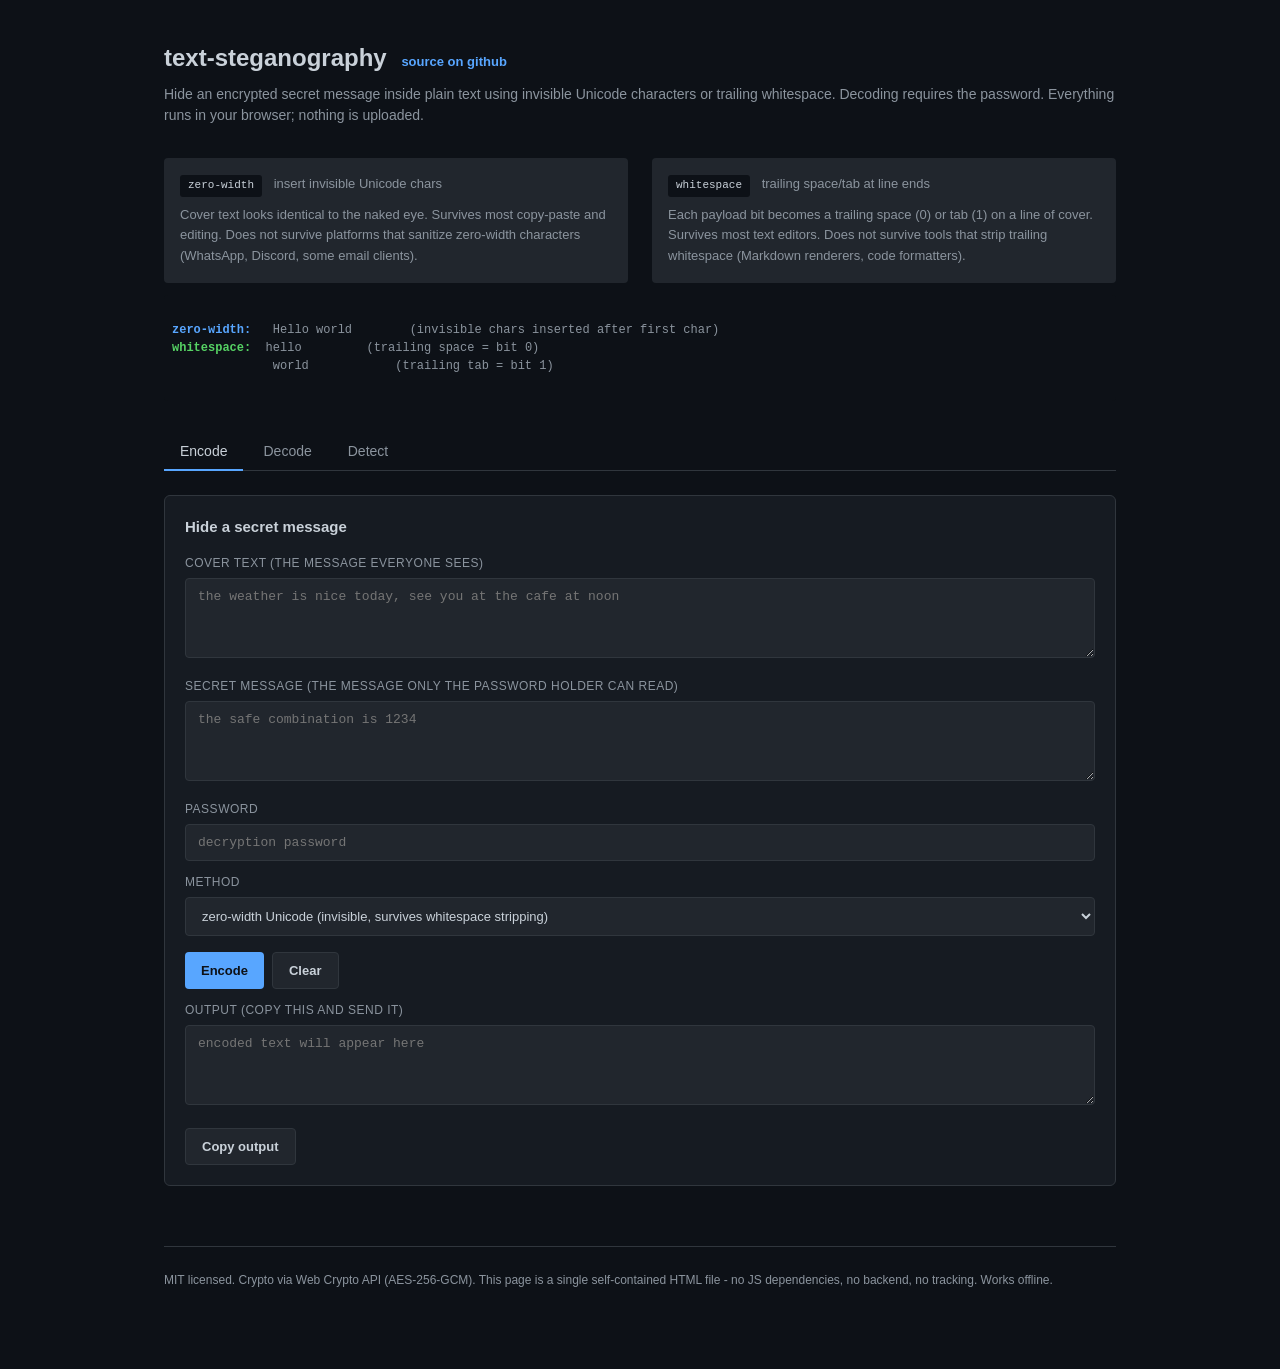
<file: demo/index.html>
<!DOCTYPE html>
<html lang="en">
<head>
<meta charset="utf-8" />
<meta name="viewport" content="width=device-width, initial-scale=1" />
<title>text-steganography demo</title>
<style>
  :root {
    --bg: #0d1117;
    --panel: #161b22;
    --panel-2: #21262d;
    --border: #30363d;
    --text: #c9d1d9;
    --text-dim: #8b949e;
    --accent: #58a6ff;
    --accent-hover: #79b8ff;
    --danger: #f85149;
    --success: #56d364;
    --mono: ui-monospace, SFMono-Regular, "SF Mono", Menlo, Consolas, "Liberation Mono", monospace;
  }
  * { box-sizing: border-box; }
  body {
    margin: 0;
    background: var(--bg);
    color: var(--text);
    font-family: -apple-system, BlinkMacSystemFont, "Segoe UI", Helvetica, Arial, sans-serif;
    line-height: 1.5;
  }
  main {
    max-width: 1000px;
    margin: 40px auto 80px;
    padding: 0 24px;
  }
  header { margin-bottom: 32px; }
  h1 {
    font-size: 24px;
    font-weight: 600;
    margin: 0 0 8px 0;
  }
  .subtitle {
    color: var(--text-dim);
    font-size: 14px;
  }
  .source-link {
    color: var(--accent);
    text-decoration: none;
    font-size: 13px;
    margin-left: 8px;
  }
  .source-link:hover { color: var(--accent-hover); }

  .tabs {
    display: flex;
    gap: 4px;
    margin-bottom: 24px;
    border-bottom: 1px solid var(--border);
  }
  .tab {
    padding: 10px 16px;
    background: transparent;
    color: var(--text-dim);
    border: none;
    cursor: pointer;
    font-size: 14px;
    border-bottom: 2px solid transparent;
    margin-bottom: -1px;
  }
  .tab.active {
    color: var(--text);
    border-bottom-color: var(--accent);
  }
  .tab:hover:not(.active) { color: var(--text); }

  .panel {
    background: var(--panel);
    border: 1px solid var(--border);
    border-radius: 6px;
    padding: 20px;
    margin-bottom: 16px;
  }
  .panel h2 {
    margin: 0 0 16px 0;
    font-size: 15px;
    font-weight: 600;
    color: var(--text);
  }
  label {
    display: block;
    font-size: 12px;
    color: var(--text-dim);
    margin-bottom: 6px;
    text-transform: uppercase;
    letter-spacing: 0.5px;
  }
  textarea, input[type="text"], input[type="password"] {
    width: 100%;
    padding: 10px 12px;
    background: var(--panel-2);
    color: var(--text);
    border: 1px solid var(--border);
    border-radius: 4px;
    font-family: var(--mono);
    font-size: 13px;
    margin-bottom: 12px;
    resize: vertical;
  }
  textarea { min-height: 80px; }
  input[type="text"]:focus, input[type="password"]:focus, textarea:focus {
    outline: none;
    border-color: var(--accent);
  }
  .row {
    display: flex;
    gap: 8px;
    align-items: center;
  }
  .row > * { flex: 1; margin-bottom: 0; }
  .btn {
    padding: 10px 16px;
    background: var(--accent);
    color: #0d1117;
    border: none;
    border-radius: 4px;
    cursor: pointer;
    font-size: 13px;
    font-weight: 600;
  }
  .btn:hover { background: var(--accent-hover); }
  .btn-secondary {
    background: var(--panel-2);
    color: var(--text);
    border: 1px solid var(--border);
  }
  .btn-secondary:hover {
    background: var(--border);
  }
  .btn:disabled {
    opacity: 0.5;
    cursor: not-allowed;
  }
  .actions {
    display: flex;
    gap: 8px;
    margin-top: 4px;
  }
  .status {
    margin-top: 12px;
    padding: 8px 12px;
    border-radius: 4px;
    font-family: var(--mono);
    font-size: 13px;
    display: none;
  }
  .status.show { display: block; }
  .status.error {
    background: rgba(248, 81, 73, 0.15);
    color: var(--danger);
    border: 1px solid rgba(248, 81, 73, 0.3);
  }
  .status.success {
    background: rgba(86, 211, 100, 0.15);
    color: var(--success);
    border: 1px solid rgba(86, 211, 100, 0.3);
  }
  .status.info {
    background: rgba(88, 166, 255, 0.1);
    color: var(--accent);
    border: 1px solid rgba(88, 166, 255, 0.3);
  }
  .info-grid {
    display: grid;
    grid-template-columns: 1fr 1fr;
    gap: 24px;
  }
  @media (max-width: 700px) {
    .info-grid { grid-template-columns: 1fr; }
  }
  .method-info {
    padding: 16px;
    background: var(--panel-2);
    border-radius: 4px;
    font-size: 13px;
    line-height: 1.6;
    color: var(--text-dim);
  }
  .method-info strong { color: var(--text); }
  .method-info .label {
    display: inline-block;
    padding: 2px 8px;
    background: var(--bg);
    border-radius: 3px;
    color: var(--text);
    font-family: var(--mono);
    font-size: 11px;
    margin-right: 8px;
  }
  .ascii-art {
    font-family: var(--mono);
    font-size: 12px;
    color: var(--text-dim);
    white-space: pre;
    overflow-x: auto;
    margin-top: 12px;
    padding: 8px;
    background: var(--bg);
    border-radius: 4px;
  }
  .ascii-art .zw { color: var(--accent); font-weight: bold; }
  .ascii-art .ws { color: var(--success); font-weight: bold; }
  footer {
    margin-top: 60px;
    padding-top: 24px;
    border-top: 1px solid var(--border);
    color: var(--text-dim);
    font-size: 12px;
  }
  details {
    margin-top: 12px;
  }
  details summary {
    cursor: pointer;
    color: var(--text-dim);
    font-size: 13px;
    padding: 4px 0;
  }
  details[open] summary { margin-bottom: 8px; }
  * { scrollbar-width: thin; scrollbar-color: var(--border) transparent; }
  *::-webkit-scrollbar { width: 8px; height: 8px; }
  *::-webkit-scrollbar-thumb { background: var(--border); border-radius: 4px; }
</style>
</head>
<body>
<main>
  <header>
    <h1>text-steganography <a class="source-link" href="https://github.com/Saman-ghorayshi/text-steganography" target="_blank" rel="noopener">source on github</a></h1>
    <div class="subtitle">
      Hide an encrypted secret message inside plain text using invisible
      Unicode characters or trailing whitespace. Decoding requires the password.
      Everything runs in your browser; nothing is uploaded.
    </div>
  </header>

  <div class="info-grid">
    <div class="method-info">
      <div><span class="label">zero-width</span> insert invisible Unicode chars</div>
      <div style="margin-top: 8px">
        Cover text looks identical to the naked eye. Survives most copy-paste
        and editing. Does not survive platforms that sanitize zero-width
        characters (WhatsApp, Discord, some email clients).
      </div>
    </div>
    <div class="method-info">
      <div><span class="label">whitespace</span> trailing space/tab at line ends</div>
      <div style="margin-top: 8px">
        Each payload bit becomes a trailing space (0) or tab (1) on a line of
        cover. Survives most text editors. Does not survive tools that strip
        trailing whitespace (Markdown renderers, code formatters).
      </div>
    </div>
  </div>

  <div class="ascii-art">
<span class="zw">zero-width:</span>   H<span class="zw">&#8203;&#8204;&#8203;</span>ello world        (invisible chars inserted after first char)
<span class="ws">whitespace:</span>  hello<span class="ws"> </span>        (trailing space = bit 0)
              world<span class="ws">&#9;</span>       (trailing tab = bit 1)
  </div>

  <div class="tabs" style="margin-top: 32px">
    <button class="tab active" data-tab="encode">Encode</button>
    <button class="tab" data-tab="decode">Decode</button>
    <button class="tab" data-tab="detect">Detect</button>
  </div>

  <!-- ENCODE -->
  <div id="tab-encode" class="tab-content">
    <div class="panel">
      <h2>Hide a secret message</h2>
      <label for="enc-cover">Cover text (the message everyone sees)</label>
      <textarea id="enc-cover" placeholder="the weather is nice today, see you at the cafe at noon"></textarea>
      <label for="enc-secret">Secret message (the message only the password holder can read)</label>
      <textarea id="enc-secret" placeholder="the safe combination is 1234"></textarea>
      <label for="enc-password">Password</label>
      <input type="password" id="enc-password" placeholder="decryption password" />
      <label for="enc-method">Method</label>
      <select id="enc-method" style="padding: 10px 12px; background: var(--panel-2); color: var(--text); border: 1px solid var(--border); border-radius: 4px; font-size: 13px; margin-bottom: 12px; width: 100%">
        <option value="zw">zero-width Unicode (invisible, survives whitespace stripping)</option>
        <option value="ws">whitespace (trailing space/tab, survives unicode sanitizing)</option>
      </select>
      <div class="actions">
        <button class="btn" id="enc-btn">Encode</button>
        <button class="btn btn-secondary" id="enc-clear">Clear</button>
      </div>
      <div class="status" id="enc-status"></div>
      <label for="enc-output" style="margin-top: 12px">Output (copy this and send it)</label>
      <textarea id="enc-output" readonly placeholder="encoded text will appear here"></textarea>
      <div class="actions">
        <button class="btn btn-secondary" id="enc-copy">Copy output</button>
      </div>
    </div>
  </div>

  <!-- DECODE -->
  <div id="tab-decode" class="tab-content" style="display: none">
    <div class="panel">
      <h2>Extract a secret message</h2>
      <label for="dec-input">Stego text (the text you received)</label>
      <textarea id="dec-input" placeholder="paste the encoded text here"></textarea>
      <label for="dec-password">Password</label>
      <input type="password" id="dec-password" placeholder="decryption password" />
      <label for="dec-method">Method</label>
      <select id="dec-method" style="padding: 10px 12px; background: var(--panel-2); color: var(--text); border: 1px solid var(--border); border-radius: 4px; font-size: 13px; margin-bottom: 12px; width: 100%">
        <option value="zw">zero-width Unicode</option>
        <option value="ws">whitespace</option>
      </select>
      <div class="actions">
        <button class="btn" id="dec-btn">Decode</button>
        <button class="btn btn-secondary" id="dec-clear">Clear</button>
      </div>
      <div class="status" id="dec-status"></div>
      <label for="dec-output" style="margin-top: 12px">Secret message</label>
      <textarea id="dec-output" readonly placeholder="extracted message will appear here"></textarea>
    </div>
  </div>

  <!-- DETECT -->
  <div id="tab-detect" class="tab-content" style="display: none">
    <div class="panel">
      <h2>Detect hidden payload (no password needed)</h2>
      <div class="method-info" style="margin-bottom: 16px">
        Steganography hides bytes from the eye, not from statistical analysis.
        Paste any text here to see whether it carries hidden zero-width chars
        or unexpected trailing whitespace, and how many payload bytes that
        implies. No password required - detection is not the same as
        decryption, but it reveals that a hidden message exists.
      </div>
      <label for="det-input">Text to analyze</label>
      <textarea id="det-input" placeholder="paste text here"></textarea>
      <div class="actions">
        <button class="btn" id="det-btn">Analyze</button>
      </div>
      <div class="status" id="det-status"></div>
      <details>
        <summary>How detection works</summary>
        <div class="method-info">
          <p><strong>zero-width method:</strong> the encoder inserts U+200B and U+200C
          characters into the text. These chars never appear in normal prose.
          Counting them immediately reveals the number of bits, and dividing by
          8 gives the hidden byte count. The first 32 bits are the length header,
          so you can read the declared payload size without ever decrypting.</p>
          <p><strong>whitespace method:</strong> trailing tabs are extremely rare
          in normal text. A high count of trailing tabs across many lines is
          strong evidence of a hidden payload. The decoder reads them as bits
          to get the length header.</p>
          <p>Both methods are designed to resist casual visual inspection, not
          statistical steganalysis. This is a fundamental property of LSB-style
          steganography: it hides content from humans, not from analysis tools.</p>
        </div>
      </details>
    </div>
  </div>

  <footer>
    MIT licensed. Crypto via Web Crypto API (AES-256-GCM).
    This page is a single self-contained HTML file - no JS dependencies,
    no backend, no tracking. Works offline.
  </footer>
</main>

<script>
const ZWS = "\u200B";  // zero-width space     -> bit 0
const ZWNJ = "\u200C";  // zero-width non-joiner -> bit 1
const PAYLOAD_ZW = new Set([ZWS, ZWNJ]);

// ---------- bit helpers (mirror of steg.py) ----------
function bytesToBits(bytes) {
  return Array.from(bytes, b => b.toString(2).padStart(8, "0")).join("");
}
function bitsToBytes(bits) {
  const out = new Uint8Array(Math.floor(bits.length / 8));
  for (let i = 0; i < out.length; i++) {
    out[i] = parseInt(bits.substr(i * 8, 8), 2);
  }
  return out;
}
function lengthPrefix(data) {
  // 4-byte big-endian length followed by data
  const out = new Uint8Array(4 + data.length);
  new DataView(out.buffer).setUint32(0, data.length, false);
  out.set(data, 4);
  return out;
}
function readLengthPrefixed(bits) {
  if (bits.length < 32) throw new Error("not enough bits for length header");
  const length = parseInt(bits.substr(0, 32), 2);
  const needed = 32 + length * 8;
  if (bits.length < needed) {
    throw new Error(`declared ${length} bytes but only have ${Math.floor((bits.length - 32) / 8)} bytes of payload`);
  }
  return bitsToBytes(bits.substr(32, length * 8));
}

// ---------- AES-GCM key derivation + encrypt/decrypt (Web Crypto) ----------
async function deriveKey(password, usage) {
  const enc = new TextEncoder();
  const digest = await crypto.subtle.digest("SHA-256", enc.encode(password));
  return crypto.subtle.importKey(
    "raw", digest, { name: "AES-GCM" }, false, usage
  );
}
async function encryptMessage(messageBytes, password) {
  const key = await deriveKey(password, ["encrypt"]);
  const iv = crypto.getRandomValues(new Uint8Array(12));
  const ct = await crypto.subtle.encrypt({ name: "AES-GCM", iv }, key, messageBytes);
  // combine iv + ciphertext into one buffer (we need both for decrypt)
  const out = new Uint8Array(iv.length + ct.byteLength);
  out.set(iv, 0);
  out.set(new Uint8Array(ct), iv.length);
  return out;
}
async function decryptMessage(payloadBytes, password) {
  const key = await deriveKey(password, ["decrypt"]);
  const iv = payloadBytes.slice(0, 12);
  const ct = payloadBytes.slice(12);
  const pt = await crypto.subtle.decrypt({ name: "AES-GCM", iv }, key, ct);
  return new Uint8Array(pt);
}

// ---------- steganography: zero-width ----------
function zwEncode(dataBytes, cover) {
  for (const ch of cover) {
    if (PAYLOAD_ZW.has(ch)) {
      throw new Error("cover text already contains payload zero-width chars");
    }
  }
  const payload = lengthPrefix(dataBytes);
  const bits = bytesToBits(payload);
  let zw = "";
  for (const bit of bits) zw += bit === "1" ? ZWNJ : ZWS;
  if (cover.length === 0) return zw;
  return cover[0] + zw + cover.slice(1);
}
function zwDecode(text) {
  let bits = "";
  for (const ch of text) {
    if (ch === ZWS) bits += "0";
    else if (ch === ZWNJ) bits += "1";
  }
  if (bits.length < 32) return null;
  try {
    return readLengthPrefixed(bits);
  } catch (e) {
    return null;
  }
}

// ---------- steganography: whitespace ----------
function wsEncode(dataBytes, cover) {
  if (cover.includes("\t")) {
    throw new Error("cover text must not contain tabs");
  }
  for (const line of cover.split("\n")) {
    if (line !== line.replace(/[ \t]+$/, "")) {
      throw new Error("cover text has trailing whitespace on a line, would be misread as payload");
    }
  }
  const payload = lengthPrefix(dataBytes);
  const bits = bytesToBits(payload);
  let lines = cover.split("\n");
  while (lines.length < bits.length) lines.push("");
  for (let i = 0; i < bits.length; i++) {
    lines[i] += bits[i] === "1" ? "\t" : " ";
  }
  return lines.join("\n");
}
function wsDecode(text) {
  let bits = "";
  for (const line of text.split("\n")) {
    // walk backwards from end of line, build the chunk left-to-right
    let chunk = "";
    for (let i = line.length - 1; i >= 0; i--) {
      const ch = line[i];
      if (ch === " ") chunk = "0" + chunk;
      else if (ch === "\t") chunk = "1" + chunk;
      else break;
    }
    bits += chunk;
  }
  if (bits.length < 32) return null;
  try {
    return readLengthPrefixed(bits);
  } catch (e) {
    return null;
  }
}

// ---------- DOM helpers ----------
function setStatus(id, msg, kind) {
  const el = document.getElementById(id);
  el.textContent = msg;
  el.className = "status show " + kind;
}
function clearStatus(id) {
  const el = document.getElementById(id);
  el.textContent = "";
  el.className = "status";
}

// ---------- tab switching ----------
document.querySelectorAll(".tab").forEach(btn => {
  btn.addEventListener("click", () => {
    document.querySelectorAll(".tab").forEach(t => t.classList.remove("active"));
    btn.classList.add("active");
    const target = btn.dataset.tab;
    document.querySelectorAll(".tab-content").forEach(c => c.style.display = "none");
    document.getElementById("tab-" + target).style.display = "block";
  });
});

// ---------- encode ----------
document.getElementById("enc-btn").addEventListener("click", async () => {
  clearStatus("enc-status");
  const cover = document.getElementById("enc-cover").value;
  const secret = document.getElementById("enc-secret").value;
  const password = document.getElementById("enc-password").value;
  const method = document.getElementById("enc-method").value;
  if (!secret) { setStatus("enc-status", "enter a secret message", "error"); return; }
  if (!password) { setStatus("enc-status", "enter a password", "error"); return; }
  try {
    const secretBytes = new TextEncoder().encode(secret);
    const ct = await encryptMessage(secretBytes, password);
    const stego = method === "zw" ? zwEncode(ct, cover) : wsEncode(ct, cover);
    document.getElementById("enc-output").value = stego;
    setStatus("enc-status", `encoded ${secret.length} chars of secret into ${stego.length} chars of cover with ${method === "zw" ? "invisible" : "trailing"} payload`, "success");
  } catch (e) {
    setStatus("enc-status", "error: " + e.message, "error");
  }
});
document.getElementById("enc-clear").addEventListener("click", () => {
  ["enc-cover", "enc-secret", "enc-password", "enc-output"].forEach(id => document.getElementById(id).value = "");
  clearStatus("enc-status");
});
document.getElementById("enc-copy").addEventListener("click", () => {
  const out = document.getElementById("enc-output");
  out.select();
  navigator.clipboard.writeText(out.value).then(() => {
    setStatus("enc-status", "copied to clipboard", "info");
  }).catch(() => {
    setStatus("enc-status", "clipboard write failed - select and copy manually", "error");
  });
});

// ---------- decode ----------
document.getElementById("dec-btn").addEventListener("click", async () => {
  clearStatus("dec-status");
  const text = document.getElementById("dec-input").value;
  const password = document.getElementById("dec-password").value;
  const method = document.getElementById("dec-method").value;
  if (!text) { setStatus("dec-status", "paste the stego text first", "error"); return; }
  if (!password) { setStatus("dec-status", "enter the password", "error"); return; }
  const ct = method === "zw" ? zwDecode(text) : wsDecode(text);
  if (!ct) {
    setStatus("dec-status", "no hidden message found - is the method correct?", "error");
    return;
  }
  try {
    const plain = await decryptMessage(ct, password);
    document.getElementById("dec-output").value = new TextDecoder().decode(plain);
    setStatus("dec-status", `extracted ${plain.length} bytes`, "success");
  } catch (e) {
    setStatus("dec-status", "decryption failed - wrong password or corrupted payload", "error");
  }
});
document.getElementById("dec-clear").addEventListener("click", () => {
  ["dec-input", "dec-password", "dec-output"].forEach(id => document.getElementById(id).value = "");
  clearStatus("dec-status");
});

// ---------- detect ----------
document.getElementById("det-btn").addEventListener("click", () => {
  clearStatus("det-status");
  const text = document.getElementById("det-input").value;
  let zwCount = 0;
  for (const ch of text) if (PAYLOAD_ZW.has(ch)) zwCount++;

  let trailingTabLines = 0;
  let trailingSpaceBitCount = 0;
  for (const line of text.split("\n")) {
    let trailingTabs = 0, trailingSpaces = 0;
    for (let i = line.length - 1; i >= 0; i--) {
      if (line[i] === "\t") { trailingTabs++; trailingSpaceBitCount++; }
      else if (line[i] === " " && trailingTabs === 0) { trailingSpaces++; trailingSpaceBitCount++; }
      else break;
    }
    if (trailingTabs > 0) trailingTabLines++;
  }

  let lines = [];
  if (zwCount > 0) {
    const bytes = Math.floor(zwCount / 8);
    const declaredLen = zwCount >= 32 ? parseInt(
      Array.from(text, ch => ch === ZWS ? "0" : ch === ZWNJ ? "1" : "")
        .join("").substr(0, 32), 2
    ) : 0;
    if (declaredLen > 0 && declaredLen * 8 <= zwCount - 32) {
      lines.push(`zero-width: found ${zwCount} invisible chars - ${bytes} bytes encoded, declared ${declaredLen} bytes payload (length header readable without password)`);
    } else {
      lines.push(`zero-width: found ${zwCount} invisible chars - ${bytes} bytes encoded (length header looks corrupted)`);
    }
  }
  if (trailingTabLines > 0) {
    lines.push(`whitespace: found trailing tabs on ${trailingTabLines} lines - ${trailingSpaceBitCount} bits encoded - strong indicator of a hidden payload`);
  }
  if (lines.length === 0) {
    setStatus("det-status", "no hidden payload found", "info");
  } else {
    setStatus("det-status", lines.join("\n"), "error");
  }
});
</script>
</body>
</html>
</file>
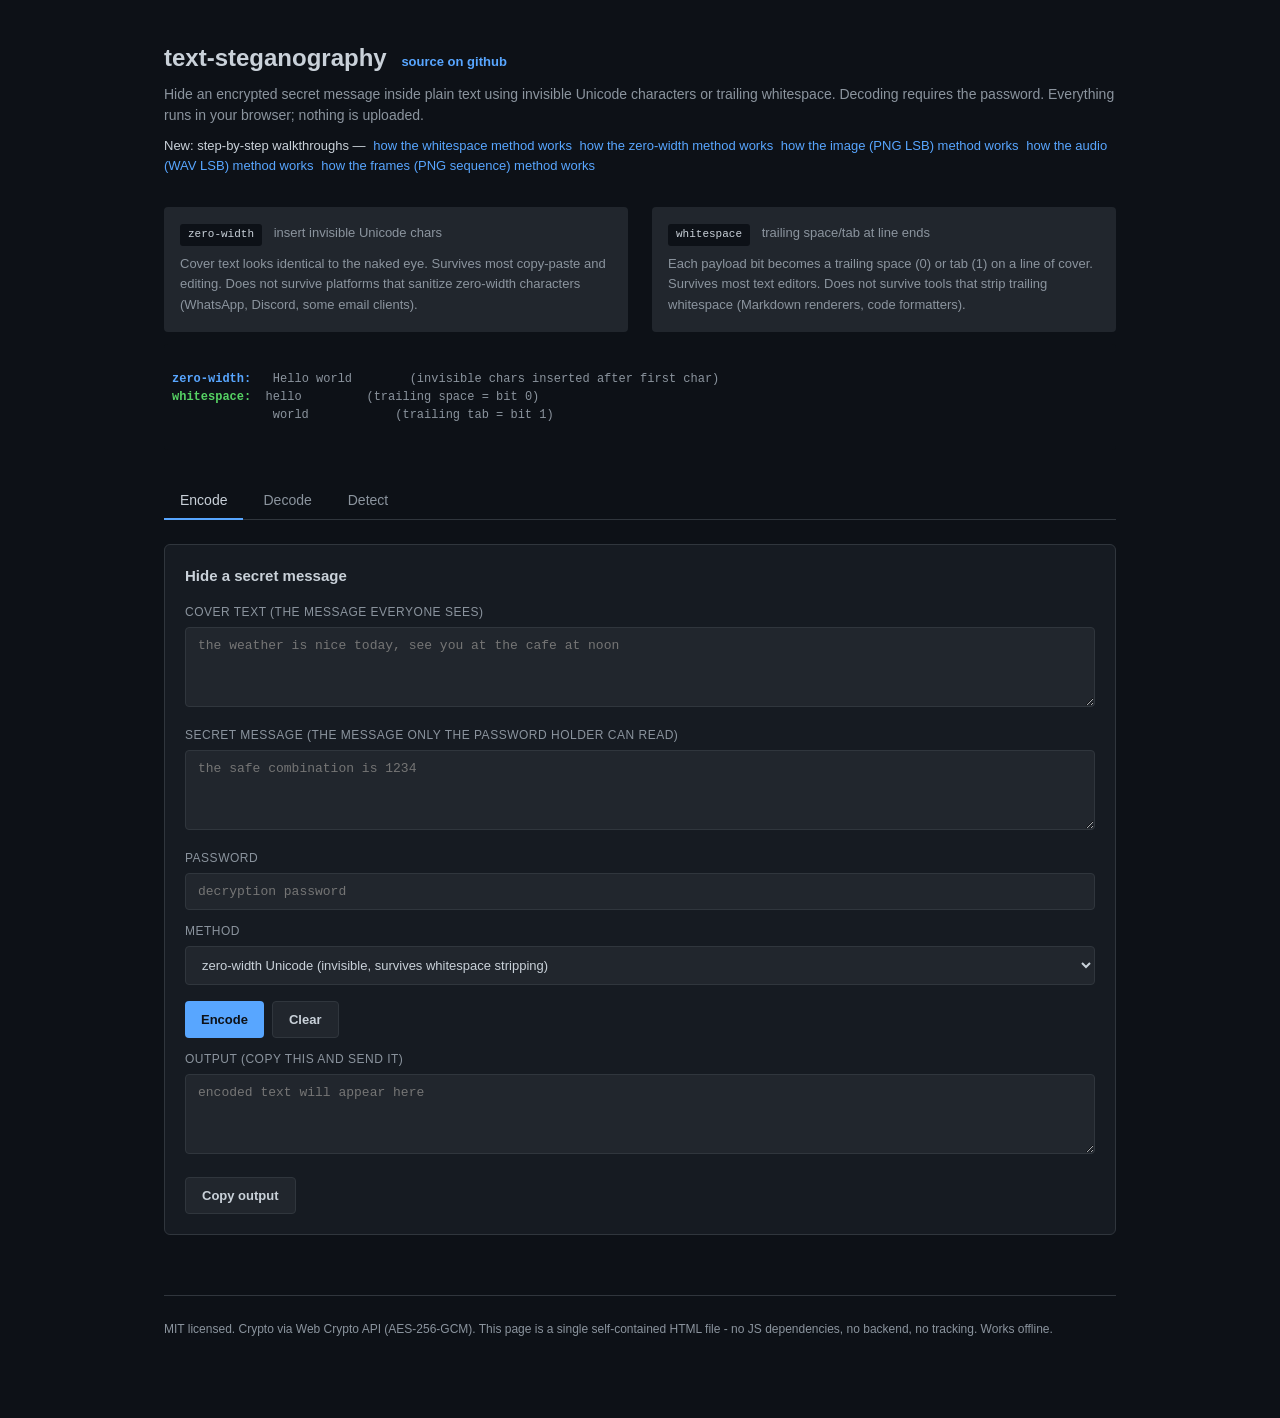
<file: docs/index.html>
<!DOCTYPE html>
<html lang="en">
<head>
<meta charset="utf-8" />
<meta name="viewport" content="width=device-width, initial-scale=1" />
<title>text-steganography demo</title>
<style>
  :root {
    --bg: #0d1117;
    --panel: #161b22;
    --panel-2: #21262d;
    --border: #30363d;
    --text: #c9d1d9;
    --text-dim: #8b949e;
    --accent: #58a6ff;
    --accent-hover: #79b8ff;
    --danger: #f85149;
    --success: #56d364;
    --mono: ui-monospace, SFMono-Regular, "SF Mono", Menlo, Consolas, "Liberation Mono", monospace;
  }
  * { box-sizing: border-box; }
  body {
    margin: 0;
    background: var(--bg);
    color: var(--text);
    font-family: -apple-system, BlinkMacSystemFont, "Segoe UI", Helvetica, Arial, sans-serif;
    line-height: 1.5;
  }
  main {
    max-width: 1000px;
    margin: 40px auto 80px;
    padding: 0 24px;
  }
  header { margin-bottom: 32px; }
  h1 {
    font-size: 24px;
    font-weight: 600;
    margin: 0 0 8px 0;
  }
  .subtitle {
    color: var(--text-dim);
    font-size: 14px;
  }
  .source-link {
    color: var(--accent);
    text-decoration: none;
    font-size: 13px;
    margin-left: 8px;
  }
  .source-link:hover { color: var(--accent-hover); }

  .tabs {
    display: flex;
    gap: 4px;
    margin-bottom: 24px;
    border-bottom: 1px solid var(--border);
  }
  .tab {
    padding: 10px 16px;
    background: transparent;
    color: var(--text-dim);
    border: none;
    cursor: pointer;
    font-size: 14px;
    border-bottom: 2px solid transparent;
    margin-bottom: -1px;
  }
  .tab.active {
    color: var(--text);
    border-bottom-color: var(--accent);
  }
  .tab:hover:not(.active) { color: var(--text); }

  .panel {
    background: var(--panel);
    border: 1px solid var(--border);
    border-radius: 6px;
    padding: 20px;
    margin-bottom: 16px;
  }
  .panel h2 {
    margin: 0 0 16px 0;
    font-size: 15px;
    font-weight: 600;
    color: var(--text);
  }
  label {
    display: block;
    font-size: 12px;
    color: var(--text-dim);
    margin-bottom: 6px;
    text-transform: uppercase;
    letter-spacing: 0.5px;
  }
  textarea, input[type="text"], input[type="password"] {
    width: 100%;
    padding: 10px 12px;
    background: var(--panel-2);
    color: var(--text);
    border: 1px solid var(--border);
    border-radius: 4px;
    font-family: var(--mono);
    font-size: 13px;
    margin-bottom: 12px;
    resize: vertical;
  }
  textarea { min-height: 80px; }
  input[type="text"]:focus, input[type="password"]:focus, textarea:focus {
    outline: none;
    border-color: var(--accent);
  }
  .row {
    display: flex;
    gap: 8px;
    align-items: center;
  }
  .row > * { flex: 1; margin-bottom: 0; }
  .btn {
    padding: 10px 16px;
    background: var(--accent);
    color: #0d1117;
    border: none;
    border-radius: 4px;
    cursor: pointer;
    font-size: 13px;
    font-weight: 600;
  }
  .btn:hover { background: var(--accent-hover); }
  .btn-secondary {
    background: var(--panel-2);
    color: var(--text);
    border: 1px solid var(--border);
  }
  .btn-secondary:hover {
    background: var(--border);
  }
  .btn:disabled {
    opacity: 0.5;
    cursor: not-allowed;
  }
  .actions {
    display: flex;
    gap: 8px;
    margin-top: 4px;
  }
  .status {
    margin-top: 12px;
    padding: 8px 12px;
    border-radius: 4px;
    font-family: var(--mono);
    font-size: 13px;
    display: none;
  }
  .status.show { display: block; }
  .status.error {
    background: rgba(248, 81, 73, 0.15);
    color: var(--danger);
    border: 1px solid rgba(248, 81, 73, 0.3);
  }
  .status.success {
    background: rgba(86, 211, 100, 0.15);
    color: var(--success);
    border: 1px solid rgba(86, 211, 100, 0.3);
  }
  .status.info {
    background: rgba(88, 166, 255, 0.1);
    color: var(--accent);
    border: 1px solid rgba(88, 166, 255, 0.3);
  }
  .info-grid {
    display: grid;
    grid-template-columns: 1fr 1fr;
    gap: 24px;
  }
  @media (max-width: 700px) {
    .info-grid { grid-template-columns: 1fr; }
  }
  .method-info {
    padding: 16px;
    background: var(--panel-2);
    border-radius: 4px;
    font-size: 13px;
    line-height: 1.6;
    color: var(--text-dim);
  }
  .method-info strong { color: var(--text); }
  .method-info .label {
    display: inline-block;
    padding: 2px 8px;
    background: var(--bg);
    border-radius: 3px;
    color: var(--text);
    font-family: var(--mono);
    font-size: 11px;
    margin-right: 8px;
  }
  .ascii-art {
    font-family: var(--mono);
    font-size: 12px;
    color: var(--text-dim);
    white-space: pre;
    overflow-x: auto;
    margin-top: 12px;
    padding: 8px;
    background: var(--bg);
    border-radius: 4px;
  }
  .ascii-art .zw { color: var(--accent); font-weight: bold; }
  .ascii-art .ws { color: var(--success); font-weight: bold; }
  footer {
    margin-top: 60px;
    padding-top: 24px;
    border-top: 1px solid var(--border);
    color: var(--text-dim);
    font-size: 12px;
  }
  details {
    margin-top: 12px;
  }
  details summary {
    cursor: pointer;
    color: var(--text-dim);
    font-size: 13px;
    padding: 4px 0;
  }
  details[open] summary { margin-bottom: 8px; }
  * { scrollbar-width: thin; scrollbar-color: var(--border) transparent; }
  *::-webkit-scrollbar { width: 8px; height: 8px; }
  *::-webkit-scrollbar-thumb { background: var(--border); border-radius: 4px; }
</style>
</head>
<body>
<main>
  <header>
    <h1>text-steganography <a class="source-link" href="https://github.com/USERNAME/text-steganography" target="_blank" rel="noopener">source on github</a></h1>
    <div class="subtitle">
      Hide an encrypted secret message inside plain text using invisible
      Unicode characters or trailing whitespace. Decoding requires the password.
      Everything runs in your browser; nothing is uploaded.
    </div>
    <div style="margin-top: 10px; font-size: 13px;">
      New: step-by-step walkthroughs —
      <a class="source-link" href="whitespace.html" style="margin-left: 4px">how the whitespace method works</a>
      <a class="source-link" href="zero-width.html" style="margin-left: 4px">how the zero-width method works</a>
      <a class="source-link" href="lsb-image.html" style="margin-left: 4px">how the image (PNG LSB) method works</a>
      <a class="source-link" href="wav-lsb.html" style="margin-left: 4px">how the audio (WAV LSB) method works</a>
      <a class="source-link" href="frames-png-sequence.html" style="margin-left: 4px">how the frames (PNG sequence) method works</a>
    </div>
  </header>

  <div class="info-grid">
    <div class="method-info">
      <div><span class="label">zero-width</span> insert invisible Unicode chars</div>
      <div style="margin-top: 8px">
        Cover text looks identical to the naked eye. Survives most copy-paste
        and editing. Does not survive platforms that sanitize zero-width
        characters (WhatsApp, Discord, some email clients).
      </div>
    </div>
    <div class="method-info">
      <div><span class="label">whitespace</span> trailing space/tab at line ends</div>
      <div style="margin-top: 8px">
        Each payload bit becomes a trailing space (0) or tab (1) on a line of
        cover. Survives most text editors. Does not survive tools that strip
        trailing whitespace (Markdown renderers, code formatters).
      </div>
    </div>
  </div>

  <div class="ascii-art">
<span class="zw">zero-width:</span>   H<span class="zw">&#8203;&#8204;&#8203;</span>ello world        (invisible chars inserted after first char)
<span class="ws">whitespace:</span>  hello<span class="ws"> </span>        (trailing space = bit 0)
              world<span class="ws">&#9;</span>       (trailing tab = bit 1)
  </div>

  <div class="tabs" style="margin-top: 32px">
    <button class="tab active" data-tab="encode">Encode</button>
    <button class="tab" data-tab="decode">Decode</button>
    <button class="tab" data-tab="detect">Detect</button>
  </div>

  <!-- ENCODE -->
  <div id="tab-encode" class="tab-content">
    <div class="panel">
      <h2>Hide a secret message</h2>
      <label for="enc-cover">Cover text (the message everyone sees)</label>
      <textarea id="enc-cover" placeholder="the weather is nice today, see you at the cafe at noon"></textarea>
      <label for="enc-secret">Secret message (the message only the password holder can read)</label>
      <textarea id="enc-secret" placeholder="the safe combination is 1234"></textarea>
      <label for="enc-password">Password</label>
      <input type="password" id="enc-password" placeholder="decryption password" />
      <label for="enc-method">Method</label>
      <select id="enc-method" style="padding: 10px 12px; background: var(--panel-2); color: var(--text); border: 1px solid var(--border); border-radius: 4px; font-size: 13px; margin-bottom: 12px; width: 100%">
        <option value="zw">zero-width Unicode (invisible, survives whitespace stripping)</option>
        <option value="ws">whitespace (trailing space/tab, survives unicode sanitizing)</option>
      </select>
      <div class="actions">
        <button class="btn" id="enc-btn">Encode</button>
        <button class="btn btn-secondary" id="enc-clear">Clear</button>
      </div>
      <div class="status" id="enc-status"></div>
      <label for="enc-output" style="margin-top: 12px">Output (copy this and send it)</label>
      <textarea id="enc-output" readonly placeholder="encoded text will appear here"></textarea>
      <div class="actions">
        <button class="btn btn-secondary" id="enc-copy">Copy output</button>
      </div>
    </div>
  </div>

  <!-- DECODE -->
  <div id="tab-decode" class="tab-content" style="display: none">
    <div class="panel">
      <h2>Extract a secret message</h2>
      <label for="dec-input">Stego text (the text you received)</label>
      <textarea id="dec-input" placeholder="paste the encoded text here"></textarea>
      <label for="dec-password">Password</label>
      <input type="password" id="dec-password" placeholder="decryption password" />
      <label for="dec-method">Method</label>
      <select id="dec-method" style="padding: 10px 12px; background: var(--panel-2); color: var(--text); border: 1px solid var(--border); border-radius: 4px; font-size: 13px; margin-bottom: 12px; width: 100%">
        <option value="zw">zero-width Unicode</option>
        <option value="ws">whitespace</option>
      </select>
      <div class="actions">
        <button class="btn" id="dec-btn">Decode</button>
        <button class="btn btn-secondary" id="dec-clear">Clear</button>
      </div>
      <div class="status" id="dec-status"></div>
      <label for="dec-output" style="margin-top: 12px">Secret message</label>
      <textarea id="dec-output" readonly placeholder="extracted message will appear here"></textarea>
    </div>
  </div>

  <!-- DETECT -->
  <div id="tab-detect" class="tab-content" style="display: none">
    <div class="panel">
      <h2>Detect hidden payload (no password needed)</h2>
      <div class="method-info" style="margin-bottom: 16px">
        Steganography hides bytes from the eye, not from statistical analysis.
        Paste any text here to see whether it carries hidden zero-width chars
        or unexpected trailing whitespace, and how many payload bytes that
        implies. No password required - detection is not the same as
        decryption, but it reveals that a hidden message exists.
      </div>
      <label for="det-input">Text to analyze</label>
      <textarea id="det-input" placeholder="paste text here"></textarea>
      <div class="actions">
        <button class="btn" id="det-btn">Analyze</button>
      </div>
      <div class="status" id="det-status"></div>
      <details>
        <summary>How detection works</summary>
        <div class="method-info">
          <p><strong>zero-width method:</strong> the encoder inserts U+200B and U+200C
          characters into the text. These chars never appear in normal prose.
          Counting them immediately reveals the number of bits, and dividing by
          8 gives the hidden byte count. The first 32 bits are the length header,
          so you can read the declared payload size without ever decrypting.</p>
          <p><strong>whitespace method:</strong> trailing tabs are extremely rare
          in normal text. A high count of trailing tabs across many lines is
          strong evidence of a hidden payload. The decoder reads them as bits
          to get the length header.</p>
          <p>Both methods are designed to resist casual visual inspection, not
          statistical steganalysis. This is a fundamental property of LSB-style
          steganography: it hides content from humans, not from analysis tools.</p>
        </div>
      </details>
    </div>
  </div>

  <footer>
    MIT licensed. Crypto via Web Crypto API (AES-256-GCM).
    This page is a single self-contained HTML file - no JS dependencies,
    no backend, no tracking. Works offline.
  </footer>
</main>

<script>
const ZWS = "\u200B";  // zero-width space     -> bit 0
const ZWNJ = "\u200C";  // zero-width non-joiner -> bit 1
const PAYLOAD_ZW = new Set([ZWS, ZWNJ]);

// ---------- bit helpers (mirror of steg.py) ----------
function bytesToBits(bytes) {
  return Array.from(bytes, b => b.toString(2).padStart(8, "0")).join("");
}
function bitsToBytes(bits) {
  const out = new Uint8Array(Math.floor(bits.length / 8));
  for (let i = 0; i < out.length; i++) {
    out[i] = parseInt(bits.substr(i * 8, 8), 2);
  }
  return out;
}
function lengthPrefix(data) {
  // 4-byte big-endian length followed by data
  const out = new Uint8Array(4 + data.length);
  new DataView(out.buffer).setUint32(0, data.length, false);
  out.set(data, 4);
  return out;
}
function readLengthPrefixed(bits) {
  if (bits.length < 32) throw new Error("not enough bits for length header");
  const length = parseInt(bits.substr(0, 32), 2);
  const needed = 32 + length * 8;
  if (bits.length < needed) {
    throw new Error(`declared ${length} bytes but only have ${Math.floor((bits.length - 32) / 8)} bytes of payload`);
  }
  return bitsToBytes(bits.substr(32, length * 8));
}

// ---------- AES-GCM key derivation + encrypt/decrypt (Web Crypto) ----------
async function deriveKey(password, usage) {
  const enc = new TextEncoder();
  const digest = await crypto.subtle.digest("SHA-256", enc.encode(password));
  return crypto.subtle.importKey(
    "raw", digest, { name: "AES-GCM" }, false, usage
  );
}
async function encryptMessage(messageBytes, password) {
  const key = await deriveKey(password, ["encrypt"]);
  const iv = crypto.getRandomValues(new Uint8Array(12));
  const ct = await crypto.subtle.encrypt({ name: "AES-GCM", iv }, key, messageBytes);
  // combine iv + ciphertext into one buffer (we need both for decrypt)
  const out = new Uint8Array(iv.length + ct.byteLength);
  out.set(iv, 0);
  out.set(new Uint8Array(ct), iv.length);
  return out;
}
async function decryptMessage(payloadBytes, password) {
  const key = await deriveKey(password, ["decrypt"]);
  const iv = payloadBytes.slice(0, 12);
  const ct = payloadBytes.slice(12);
  const pt = await crypto.subtle.decrypt({ name: "AES-GCM", iv }, key, ct);
  return new Uint8Array(pt);
}

// ---------- steganography: zero-width ----------
function zwEncode(dataBytes, cover) {
  for (const ch of cover) {
    if (PAYLOAD_ZW.has(ch)) {
      throw new Error("cover text already contains payload zero-width chars");
    }
  }
  const payload = lengthPrefix(dataBytes);
  const bits = bytesToBits(payload);
  let zw = "";
  for (const bit of bits) zw += bit === "1" ? ZWNJ : ZWS;
  if (cover.length === 0) return zw;
  return cover[0] + zw + cover.slice(1);
}
function zwDecode(text) {
  let bits = "";
  for (const ch of text) {
    if (ch === ZWS) bits += "0";
    else if (ch === ZWNJ) bits += "1";
  }
  if (bits.length < 32) return null;
  try {
    return readLengthPrefixed(bits);
  } catch (e) {
    return null;
  }
}

// ---------- steganography: whitespace ----------
function wsEncode(dataBytes, cover) {
  if (cover.includes("\t")) {
    throw new Error("cover text must not contain tabs");
  }
  for (const line of cover.split("\n")) {
    if (line !== line.replace(/[ \t]+$/, "")) {
      throw new Error("cover text has trailing whitespace on a line, would be misread as payload");
    }
  }
  const payload = lengthPrefix(dataBytes);
  const bits = bytesToBits(payload);
  let lines = cover.split("\n");
  while (lines.length < bits.length) lines.push("");
  for (let i = 0; i < bits.length; i++) {
    lines[i] += bits[i] === "1" ? "\t" : " ";
  }
  return lines.join("\n");
}
function wsDecode(text) {
  let bits = "";
  for (const line of text.split("\n")) {
    // walk backwards from end of line, build the chunk left-to-right
    let chunk = "";
    for (let i = line.length - 1; i >= 0; i--) {
      const ch = line[i];
      if (ch === " ") chunk = "0" + chunk;
      else if (ch === "\t") chunk = "1" + chunk;
      else break;
    }
    bits += chunk;
  }
  if (bits.length < 32) return null;
  try {
    return readLengthPrefixed(bits);
  } catch (e) {
    return null;
  }
}

// ---------- DOM helpers ----------
function setStatus(id, msg, kind) {
  const el = document.getElementById(id);
  el.textContent = msg;
  el.className = "status show " + kind;
}
function clearStatus(id) {
  const el = document.getElementById(id);
  el.textContent = "";
  el.className = "status";
}

// ---------- tab switching ----------
document.querySelectorAll(".tab").forEach(btn => {
  btn.addEventListener("click", () => {
    document.querySelectorAll(".tab").forEach(t => t.classList.remove("active"));
    btn.classList.add("active");
    const target = btn.dataset.tab;
    document.querySelectorAll(".tab-content").forEach(c => c.style.display = "none");
    document.getElementById("tab-" + target).style.display = "block";
  });
});

// ---------- encode ----------
document.getElementById("enc-btn").addEventListener("click", async () => {
  clearStatus("enc-status");
  const cover = document.getElementById("enc-cover").value;
  const secret = document.getElementById("enc-secret").value;
  const password = document.getElementById("enc-password").value;
  const method = document.getElementById("enc-method").value;
  if (!secret) { setStatus("enc-status", "enter a secret message", "error"); return; }
  if (!password) { setStatus("enc-status", "enter a password", "error"); return; }
  try {
    const secretBytes = new TextEncoder().encode(secret);
    const ct = await encryptMessage(secretBytes, password);
    const stego = method === "zw" ? zwEncode(ct, cover) : wsEncode(ct, cover);
    document.getElementById("enc-output").value = stego;
    setStatus("enc-status", `encoded ${secret.length} chars of secret into ${stego.length} chars of cover with ${method === "zw" ? "invisible" : "trailing"} payload`, "success");
  } catch (e) {
    setStatus("enc-status", "error: " + e.message, "error");
  }
});
document.getElementById("enc-clear").addEventListener("click", () => {
  ["enc-cover", "enc-secret", "enc-password", "enc-output"].forEach(id => document.getElementById(id).value = "");
  clearStatus("enc-status");
});
document.getElementById("enc-copy").addEventListener("click", () => {
  const out = document.getElementById("enc-output");
  out.select();
  navigator.clipboard.writeText(out.value).then(() => {
    setStatus("enc-status", "copied to clipboard", "info");
  }).catch(() => {
    setStatus("enc-status", "clipboard write failed - select and copy manually", "error");
  });
});

// ---------- decode ----------
document.getElementById("dec-btn").addEventListener("click", async () => {
  clearStatus("dec-status");
  const text = document.getElementById("dec-input").value;
  const password = document.getElementById("dec-password").value;
  const method = document.getElementById("dec-method").value;
  if (!text) { setStatus("dec-status", "paste the stego text first", "error"); return; }
  if (!password) { setStatus("dec-status", "enter the password", "error"); return; }
  const ct = method === "zw" ? zwDecode(text) : wsDecode(text);
  if (!ct) {
    setStatus("dec-status", "no hidden message found - is the method correct?", "error");
    return;
  }
  try {
    const plain = await decryptMessage(ct, password);
    document.getElementById("dec-output").value = new TextDecoder().decode(plain);
    setStatus("dec-status", `extracted ${plain.length} bytes`, "success");
  } catch (e) {
    setStatus("dec-status", "decryption failed - wrong password or corrupted payload", "error");
  }
});
document.getElementById("dec-clear").addEventListener("click", () => {
  ["dec-input", "dec-password", "dec-output"].forEach(id => document.getElementById(id).value = "");
  clearStatus("dec-status");
});

// ---------- detect ----------
document.getElementById("det-btn").addEventListener("click", () => {
  clearStatus("det-status");
  const text = document.getElementById("det-input").value;
  let zwCount = 0;
  for (const ch of text) if (PAYLOAD_ZW.has(ch)) zwCount++;

  let trailingTabLines = 0;
  let trailingSpaceBitCount = 0;
  for (const line of text.split("\n")) {
    let trailingTabs = 0, trailingSpaces = 0;
    for (let i = line.length - 1; i >= 0; i--) {
      if (line[i] === "\t") { trailingTabs++; trailingSpaceBitCount++; }
      else if (line[i] === " " && trailingTabs === 0) { trailingSpaces++; trailingSpaceBitCount++; }
      else break;
    }
    if (trailingTabs > 0) trailingTabLines++;
  }

  let lines = [];
  if (zwCount > 0) {
    const bytes = Math.floor(zwCount / 8);
    const declaredLen = zwCount >= 32 ? parseInt(
      Array.from(text, ch => ch === ZWS ? "0" : ch === ZWNJ ? "1" : "")
        .join("").substr(0, 32), 2
    ) : 0;
    if (declaredLen > 0 && declaredLen * 8 <= zwCount - 32) {
      lines.push(`zero-width: found ${zwCount} invisible chars - ${bytes} bytes encoded, declared ${declaredLen} bytes payload (length header readable without password)`);
    } else {
      lines.push(`zero-width: found ${zwCount} invisible chars - ${bytes} bytes encoded (length header looks corrupted)`);
    }
  }
  if (trailingTabLines > 0) {
    lines.push(`whitespace: found trailing tabs on ${trailingTabLines} lines - ${trailingSpaceBitCount} bits encoded - strong indicator of a hidden payload`);
  }
  if (lines.length === 0) {
    setStatus("det-status", "no hidden payload found", "info");
  } else {
    setStatus("det-status", lines.join("\n"), "error");
  }
});
</script>
</body>
</html>
</file>
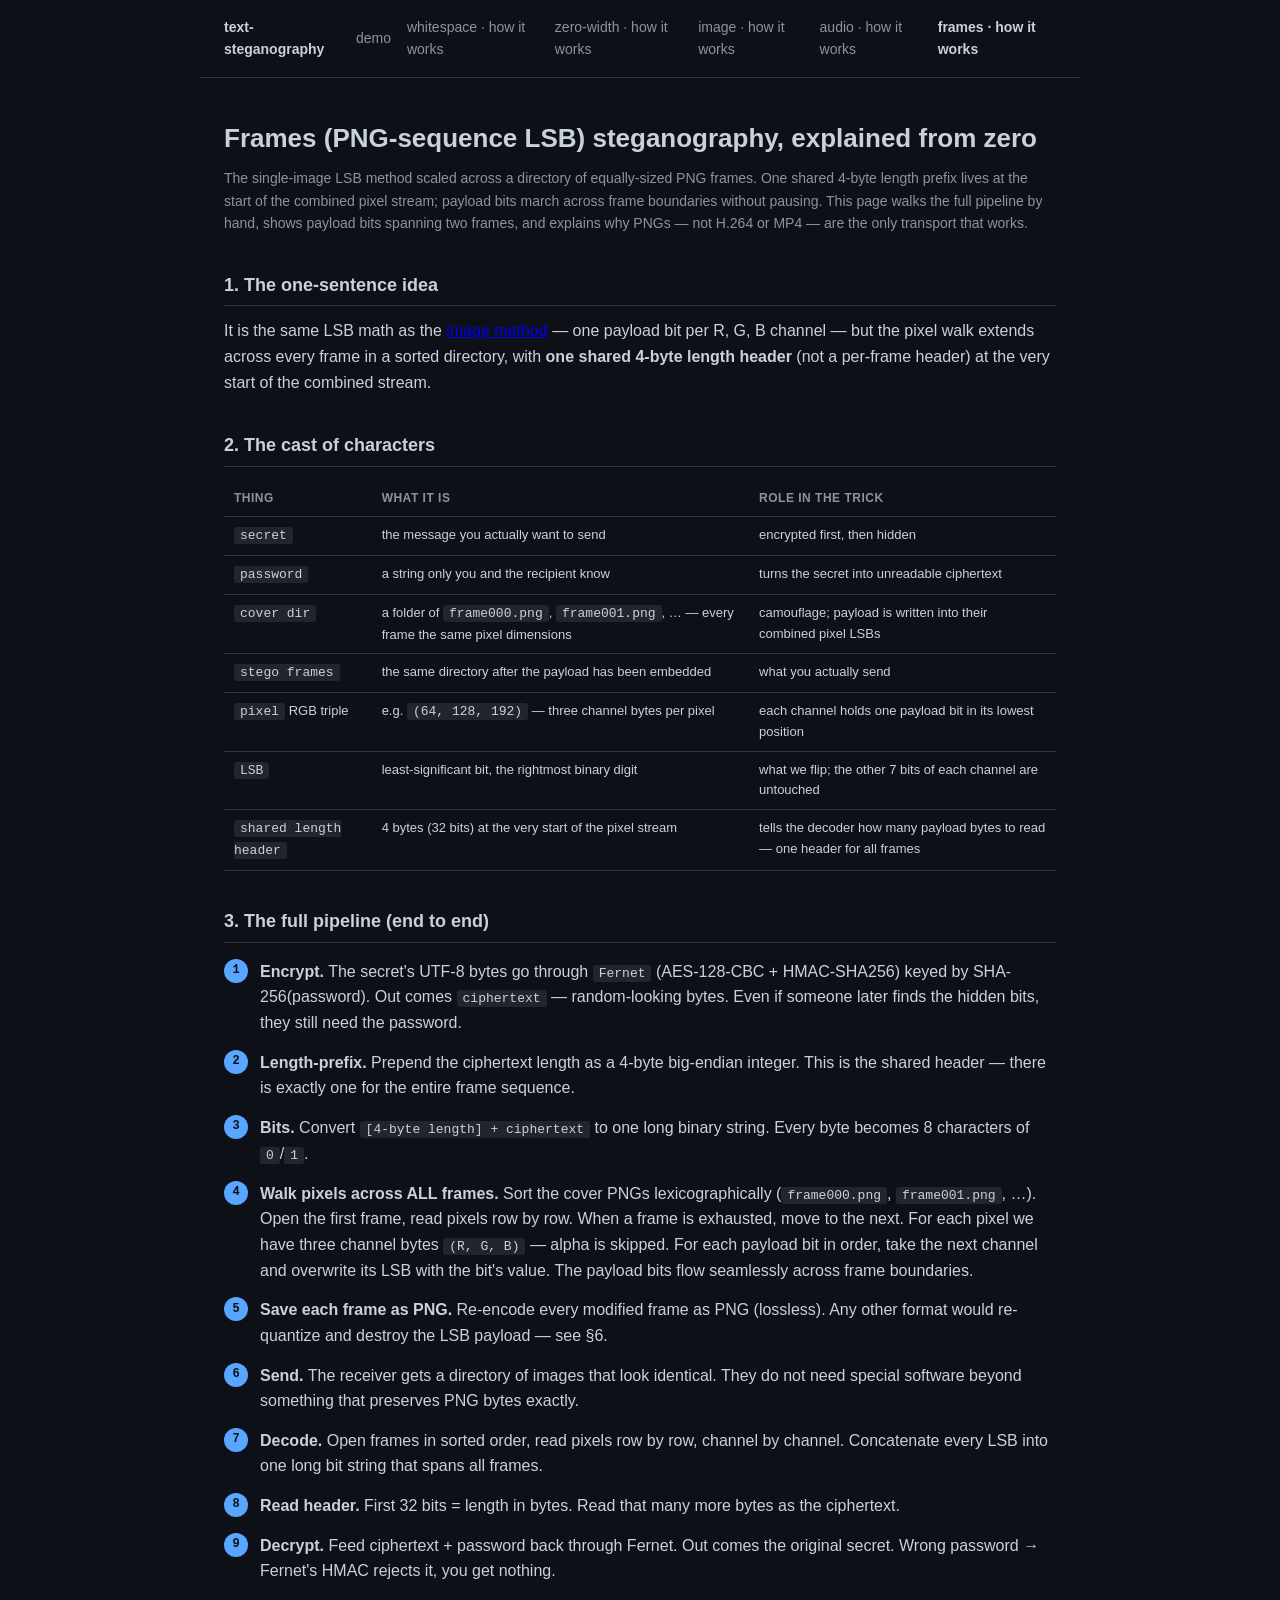
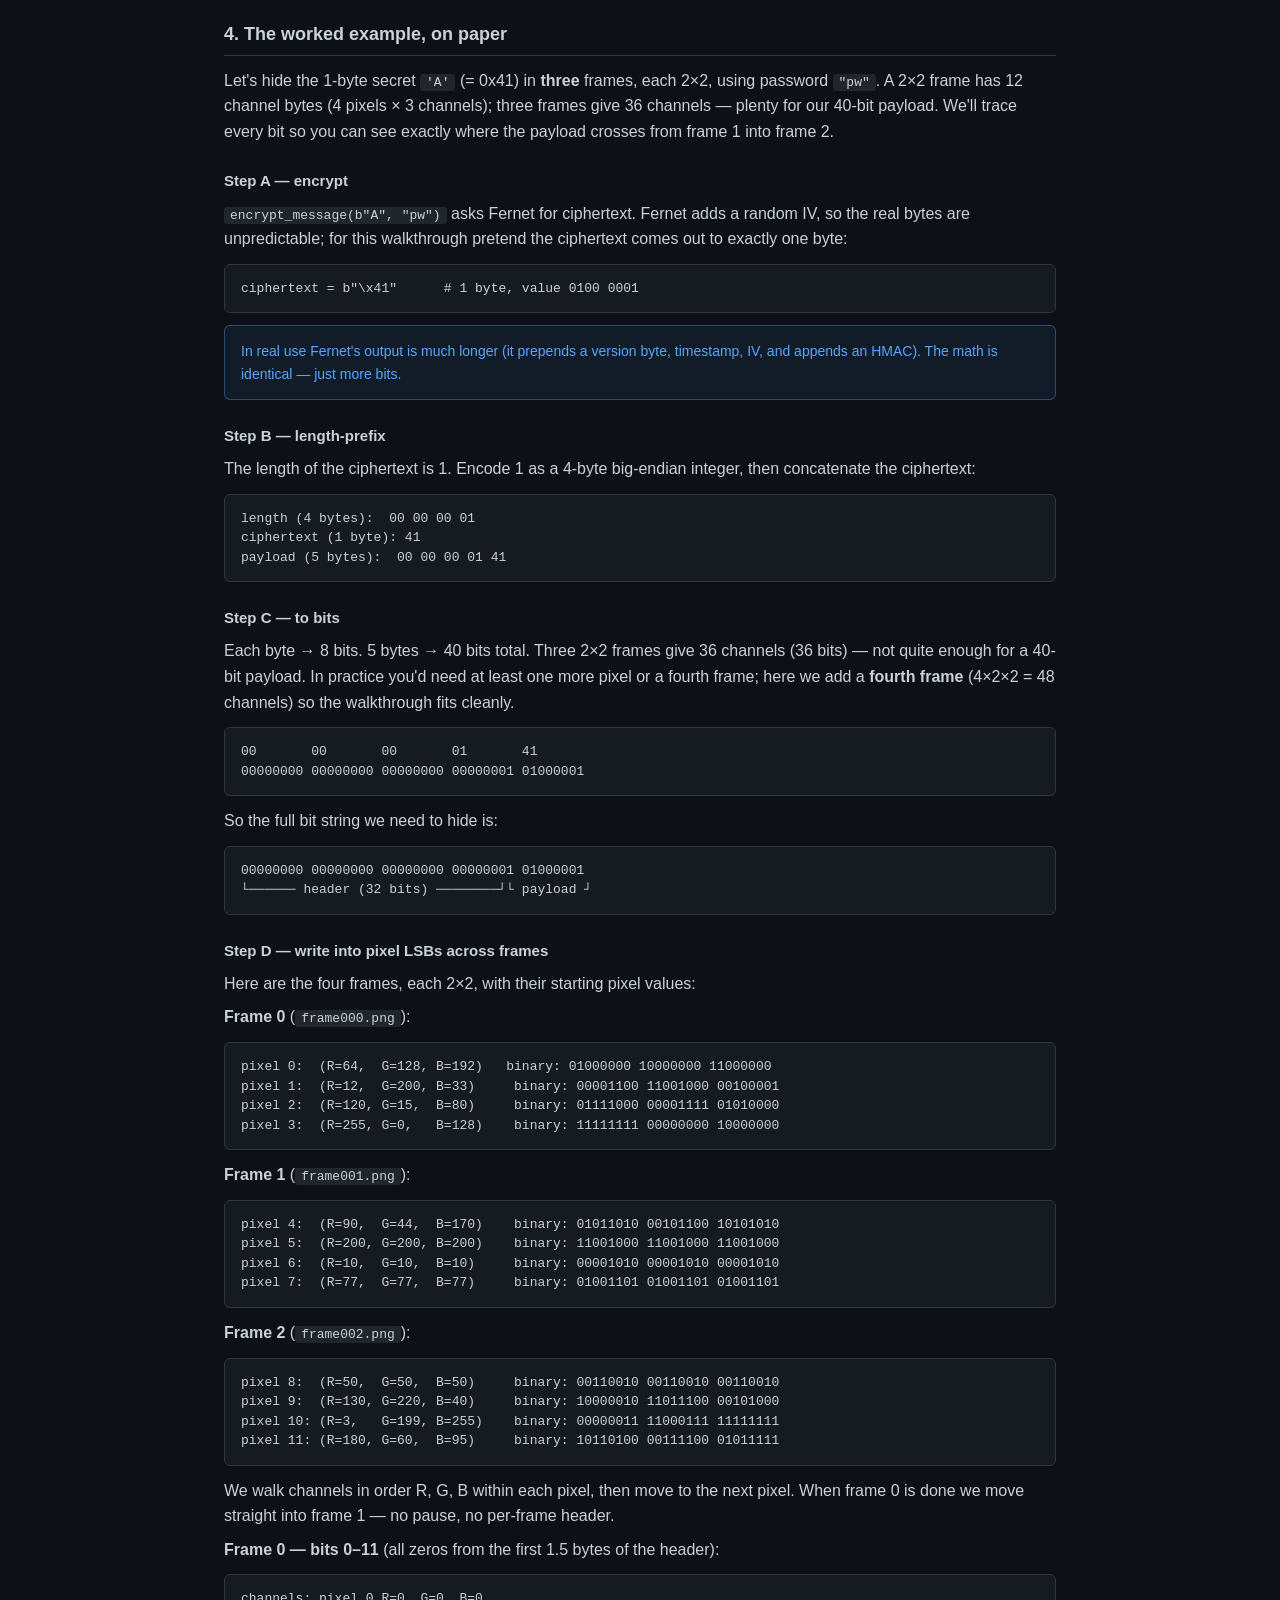
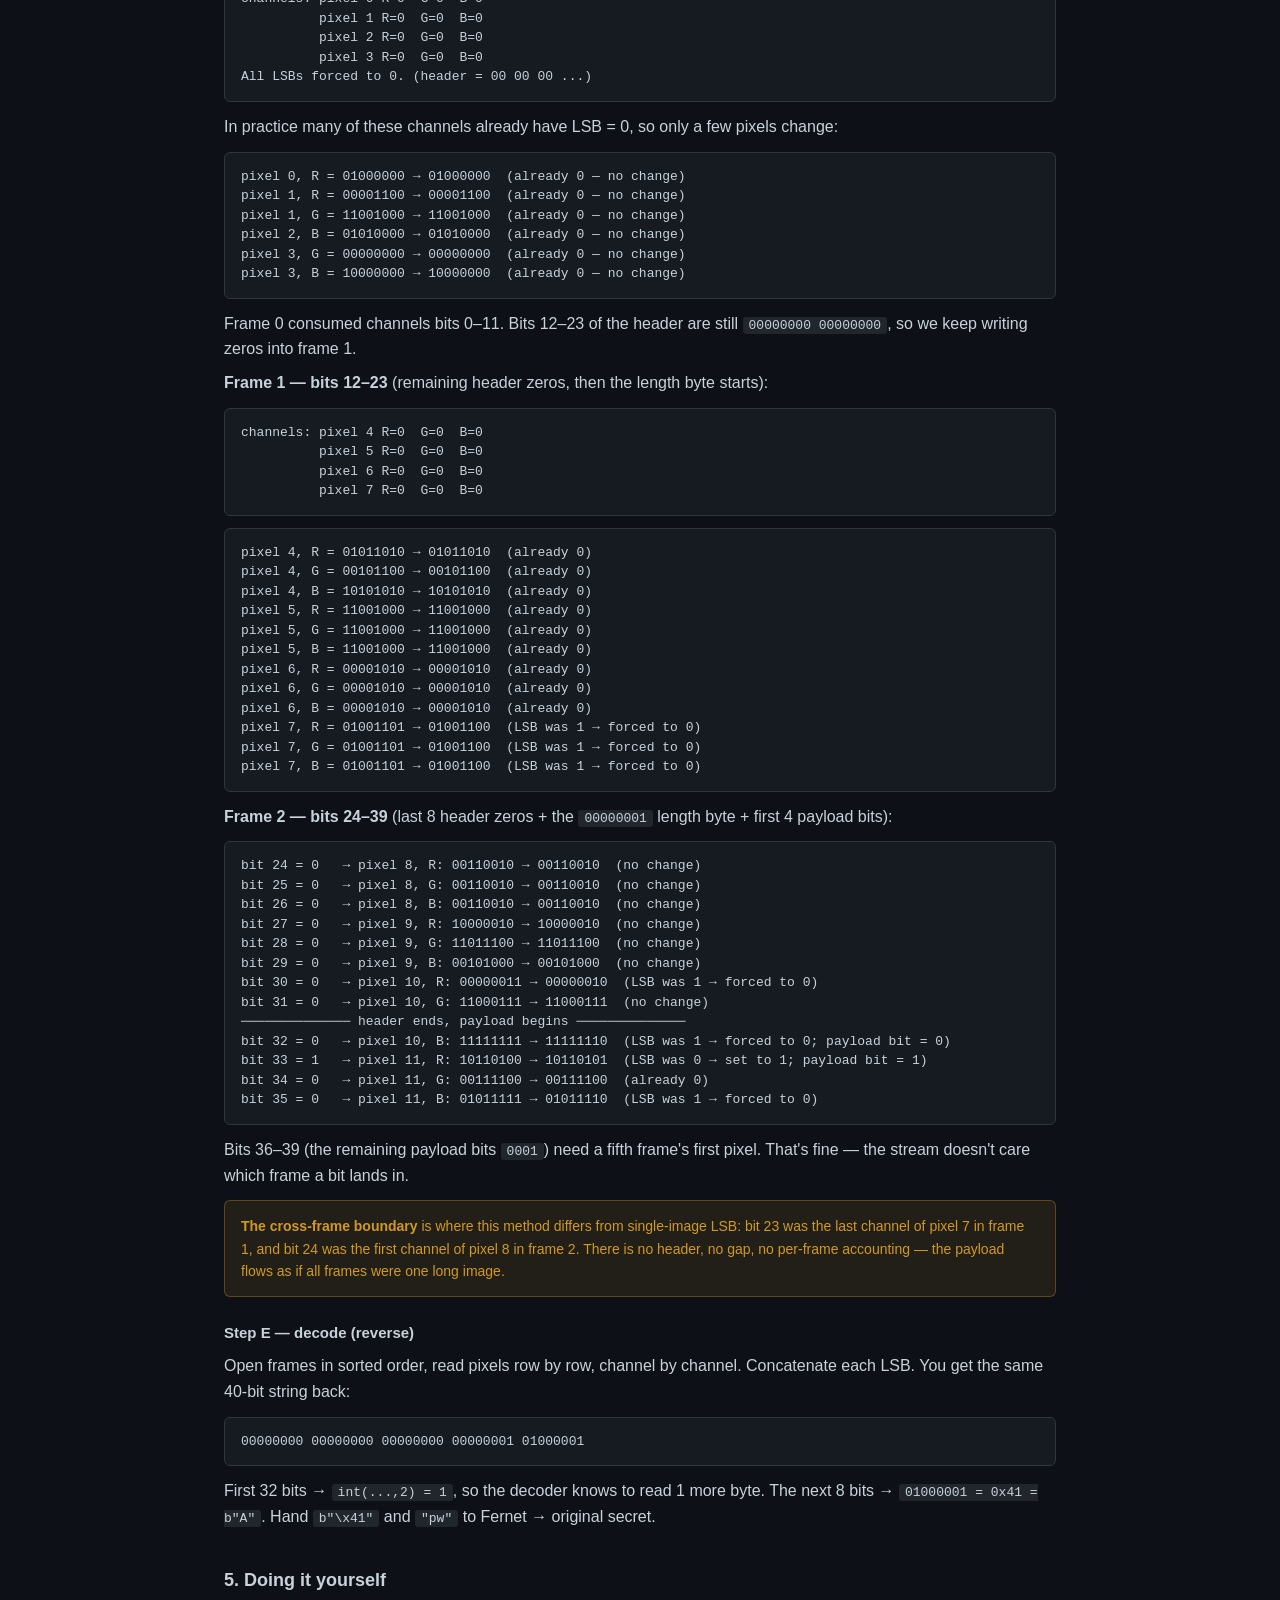
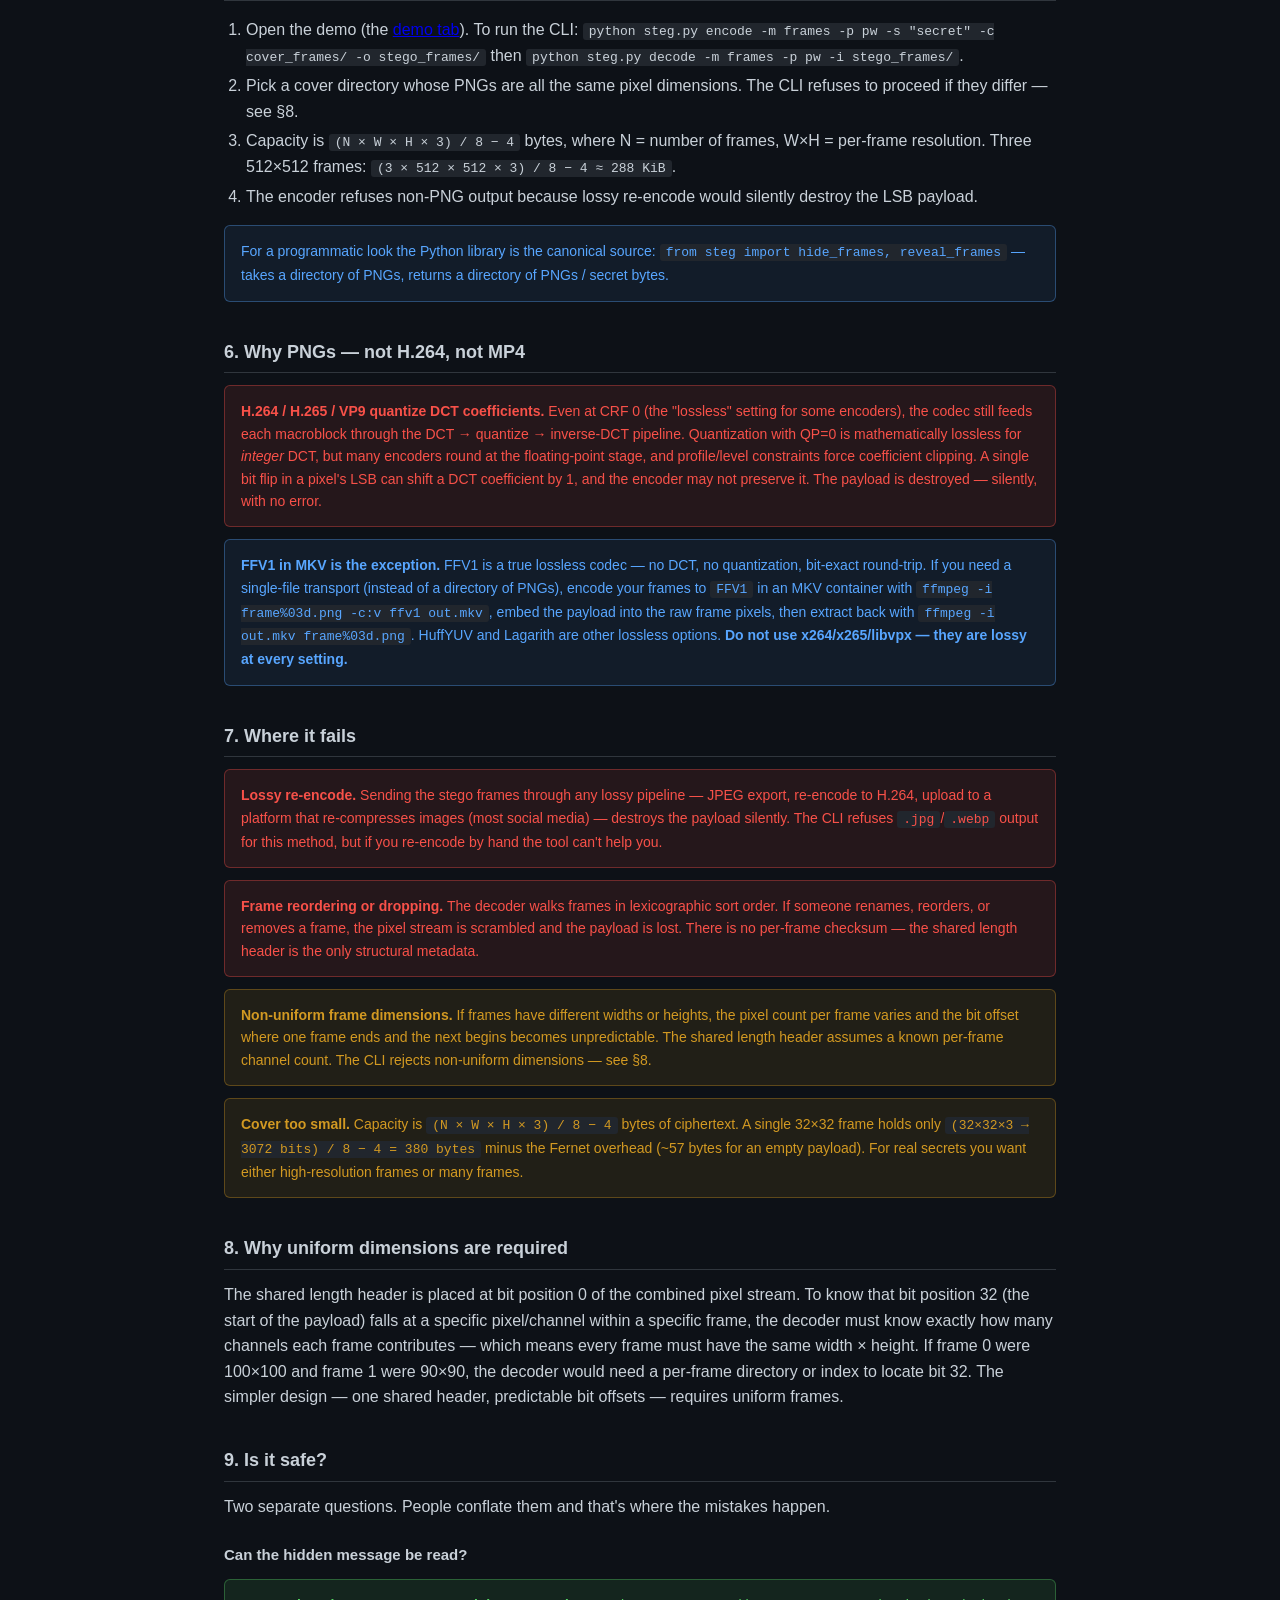
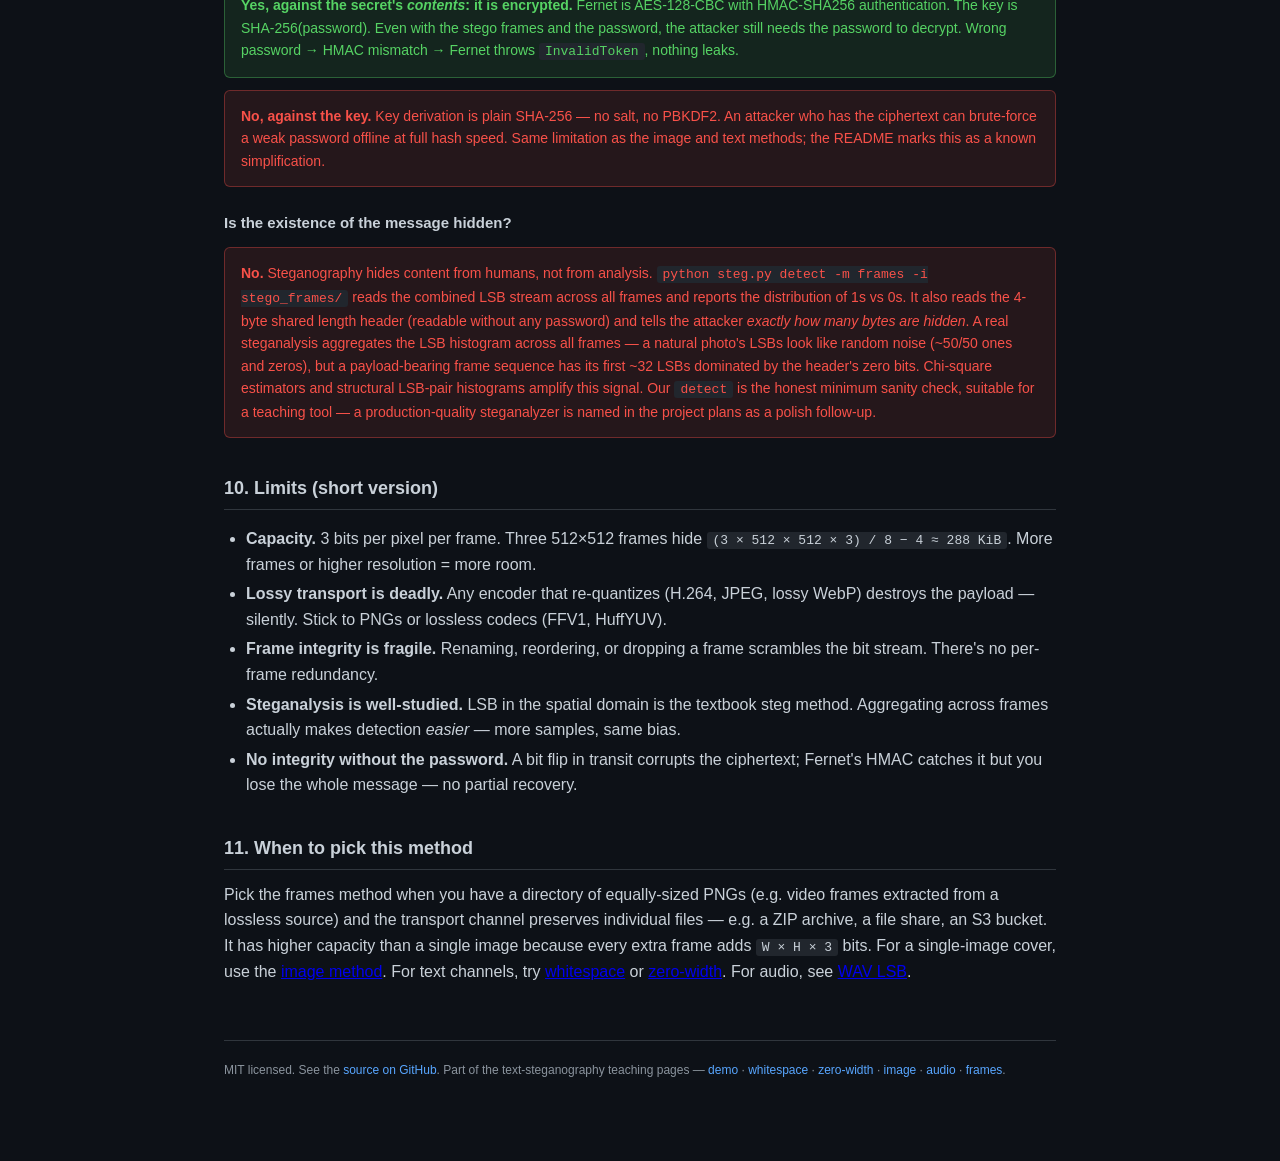
<file: docs/frames-png-sequence.html>
<!DOCTYPE html>
<html lang="en">
<head>
<meta charset="utf-8" />
<meta name="viewport" content="width=device-width, initial-scale=1" />
<title>Frames (PNG sequence) steganography — how it works · text-steganography</title>
<link rel="stylesheet" href="style.css" />
</head>
<body>
<nav class="top">
  <span class="brand">text-steganography</span>
  <a href="index.html">demo</a>
  <a href="whitespace.html">whitespace · how it works</a>
  <a href="zero-width.html">zero-width · how it works</a>
  <a href="lsb-image.html">image · how it works</a>
  <a href="wav-lsb.html">audio · how it works</a>
  <a href="frames-png-sequence.html" class="active">frames · how it works</a>
</nav>
<main>
  <header>
    <h1>Frames (PNG-sequence LSB) steganography, explained from zero</h1>
    <div class="subtitle">
      The single-image LSB method scaled across a directory of equally-sized
      PNG frames. One shared 4-byte length prefix lives at the start of the
      combined pixel stream; payload bits march across frame boundaries without
      pausing. This page walks the full pipeline by hand, shows payload bits
      spanning two frames, and explains why PNGs — not H.264 or MP4 — are the
      only transport that works.
    </div>
  </header>

  <h2>1. The one-sentence idea</h2>
  <p>
    It is the same LSB math as the <a href="lsb-image.html">image method</a>
    — one payload bit per R, G, B channel — but the pixel walk extends across
    every frame in a sorted directory, with <strong>one shared 4-byte length
    header</strong> (not a per-frame header) at the very start of the
    combined stream.
  </p>

  <h2>2. The cast of characters</h2>
  <table>
    <tr><th>Thing</th><th>What it is</th><th>Role in the trick</th></tr>
    <tr><td><code>secret</code></td><td>the message you actually want to send</td><td>encrypted first, then hidden</td></tr>
    <tr><td><code>password</code></td><td>a string only you and the recipient know</td><td>turns the secret into unreadable ciphertext</td></tr>
    <tr><td><code>cover dir</code></td><td>a folder of <code>frame000.png</code>, <code>frame001.png</code>, … — every frame the same pixel dimensions</td><td>camouflage; payload is written into their combined pixel LSBs</td></tr>
    <tr><td><code>stego frames</code></td><td>the same directory after the payload has been embedded</td><td>what you actually send</td></tr>
    <tr><td><code>pixel</code> RGB triple</td><td>e.g. <code>(64, 128, 192)</code> — three channel bytes per pixel</td><td>each channel holds one payload bit in its lowest position</td></tr>
    <tr><td><code>LSB</code></td><td>least-significant bit, the rightmost binary digit</td><td>what we flip; the other 7 bits of each channel are untouched</td></tr>
    <tr><td><code>shared length header</code></td><td>4 bytes (32 bits) at the very start of the pixel stream</td><td>tells the decoder how many payload bytes to read — one header for all frames</td></tr>
  </table>

  <h2>3. The full pipeline (end to end)</h2>
  <ol class="steps">
    <li><strong>Encrypt.</strong> The secret's UTF-8 bytes go through <code>Fernet</code> (AES-128-CBC + HMAC-SHA256) keyed by SHA-256(password). Out comes <code>ciphertext</code> — random-looking bytes. Even if someone later finds the hidden bits, they still need the password.</li>
    <li><strong>Length-prefix.</strong> Prepend the ciphertext length as a 4-byte big-endian integer. This is the shared header — there is exactly one for the entire frame sequence.</li>
    <li><strong>Bits.</strong> Convert <code>[4-byte length] + ciphertext</code> to one long binary string. Every byte becomes 8 characters of <code>0</code>/<code>1</code>.</li>
    <li><strong>Walk pixels across ALL frames.</strong> Sort the cover PNGs lexicographically (<code>frame000.png</code>, <code>frame001.png</code>, …). Open the first frame, read pixels row by row. When a frame is exhausted, move to the next. For each pixel we have three channel bytes <code>(R, G, B)</code> — alpha is skipped. For each payload bit in order, take the next channel and overwrite its LSB with the bit's value. The payload bits flow seamlessly across frame boundaries.</li>
    <li><strong>Save each frame as PNG.</strong> Re-encode every modified frame as PNG (lossless). Any other format would re-quantize and destroy the LSB payload — see §6.</li>
    <li><strong>Send.</strong> The receiver gets a directory of images that look identical. They do not need special software beyond something that preserves PNG bytes exactly.</li>
    <li><strong>Decode.</strong> Open frames in sorted order, read pixels row by row, channel by channel. Concatenate every LSB into one long bit string that spans all frames.</li>
    <li><strong>Read header.</strong> First 32 bits = length in bytes. Read that many more bytes as the ciphertext.</li>
    <li><strong>Decrypt.</strong> Feed ciphertext + password back through Fernet. Out comes the original secret. Wrong password → Fernet's HMAC rejects it, you get nothing.</li>
  </ol>

  <h2>4. The worked example, on paper</h2>
  <p>
    Let's hide the 1-byte secret <code>'A'</code> (= 0x41) in <strong>three</strong>
    frames, each 2×2, using password <code>"pw"</code>. A 2×2 frame has 12
    channel bytes (4 pixels × 3 channels); three frames give 36 channels
    — plenty for our 40-bit payload. We'll trace every bit so you can
    see exactly where the payload crosses from frame 1 into frame 2.
  </p>

  <h3>Step A — encrypt</h3>
  <p>
    <code>encrypt_message(b"A", "pw")</code> asks Fernet for ciphertext. Fernet
    adds a random IV, so the real bytes are unpredictable; for this walkthrough
    pretend the ciphertext comes out to exactly one byte:
  </p>
<pre><code>ciphertext = b"\x41"      # 1 byte, value 0100 0001
</code></pre>
  <p class="note info">In real use Fernet's output is much longer (it prepends a version byte, timestamp, IV, and appends an HMAC). The math is identical — just more bits.</p>

  <h3>Step B — length-prefix</h3>
  <p>The length of the ciphertext is 1. Encode 1 as a 4-byte big-endian integer, then concatenate the ciphertext:</p>
<pre><code>length (4 bytes):  00 00 00 01
ciphertext (1 byte): 41
payload (5 bytes):  00 00 00 01 41
</code></pre>

  <h3>Step C — to bits</h3>
  <p>Each byte → 8 bits. 5 bytes → 40 bits total. Three 2×2 frames give 36 channels (36 bits) — not quite enough for a 40-bit payload. In practice you'd need at least one more pixel or a fourth frame; here we add a <strong>fourth frame</strong> (4×2×2 = 48 channels) so the walkthrough fits cleanly.</p>
<pre><code>00       00       00       01       41
00000000 00000000 00000000 00000001 01000001
</code></pre>
  <p>So the full bit string we need to hide is:</p>
<pre><code>00000000 00000000 00000000 00000001 01000001
└────── header (32 bits) ────────┘└ payload ┘
</code></pre>

  <h3>Step D — write into pixel LSBs across frames</h3>
  <p>Here are the four frames, each 2×2, with their starting pixel values:</p>

  <p><strong>Frame 0</strong> (<code>frame000.png</code>):</p>
<pre><code>pixel 0:  (R=64,  G=128, B=192)   binary: 01000000 10000000 11000000
pixel 1:  (R=12,  G=200, B=33)     binary: 00001100 11001000 00100001
pixel 2:  (R=120, G=15,  B=80)     binary: 01111000 00001111 01010000
pixel 3:  (R=255, G=0,   B=128)    binary: 11111111 00000000 10000000
</code></pre>

  <p><strong>Frame 1</strong> (<code>frame001.png</code>):</p>
<pre><code>pixel 4:  (R=90,  G=44,  B=170)    binary: 01011010 00101100 10101010
pixel 5:  (R=200, G=200, B=200)    binary: 11001000 11001000 11001000
pixel 6:  (R=10,  G=10,  B=10)     binary: 00001010 00001010 00001010
pixel 7:  (R=77,  G=77,  B=77)     binary: 01001101 01001101 01001101
</code></pre>

  <p><strong>Frame 2</strong> (<code>frame002.png</code>):</p>
<pre><code>pixel 8:  (R=50,  G=50,  B=50)     binary: 00110010 00110010 00110010
pixel 9:  (R=130, G=220, B=40)     binary: 10000010 11011100 00101000
pixel 10: (R=3,   G=199, B=255)    binary: 00000011 11000111 11111111
pixel 11: (R=180, G=60,  B=95)     binary: 10110100 00111100 01011111
</code></pre>

  <p>We walk channels in order R, G, B within each pixel, then move to the next pixel. When frame 0 is done we move straight into frame 1 — no pause, no per-frame header.</p>

  <p><strong>Frame 0 — bits 0–11</strong> (all zeros from the first 1.5 bytes of the header):</p>
<pre><code>channels: pixel 0 R=0  G=0  B=0
          pixel 1 R=0  G=0  B=0
          pixel 2 R=0  G=0  B=0
          pixel 3 R=0  G=0  B=0
All LSBs forced to 0. (header = 00 00 00 ...)</code></pre>
  <p>In practice many of these channels already have LSB = 0, so only a few pixels change:</p>
<pre><code>pixel 0, R = 01000000 → 01000000  (already 0 — no change)
pixel 1, R = 00001100 → 00001100  (already 0 — no change)
pixel 1, G = 11001000 → 11001000  (already 0 — no change)
pixel 2, B = 01010000 → 01010000  (already 0 — no change)
pixel 3, G = 00000000 → 00000000  (already 0 — no change)
pixel 3, B = 10000000 → 10000000  (already 0 — no change)
</code></pre>
  <p>Frame 0 consumed channels bits 0–11. Bits 12–23 of the header are still <code>00000000 00000000</code>, so we keep writing zeros into frame 1.</p>

  <p><strong>Frame 1 — bits 12–23</strong> (remaining header zeros, then the length byte starts):</p>
<pre><code>channels: pixel 4 R=0  G=0  B=0
          pixel 5 R=0  G=0  B=0
          pixel 6 R=0  G=0  B=0
          pixel 7 R=0  G=0  B=0
</code></pre>
<pre><code>pixel 4, R = 01011010 → 01011010  (already 0)
pixel 4, G = 00101100 → 00101100  (already 0)
pixel 4, B = 10101010 → 10101010  (already 0)
pixel 5, R = 11001000 → 11001000  (already 0)
pixel 5, G = 11001000 → 11001000  (already 0)
pixel 5, B = 11001000 → 11001000  (already 0)
pixel 6, R = 00001010 → 00001010  (already 0)
pixel 6, G = 00001010 → 00001010  (already 0)
pixel 6, B = 00001010 → 00001010  (already 0)
pixel 7, R = 01001101 → 01001100  (LSB was 1 → forced to 0)
pixel 7, G = 01001101 → 01001100  (LSB was 1 → forced to 0)
pixel 7, B = 01001101 → 01001100  (LSB was 1 → forced to 0)
</code></pre>

  <p><strong>Frame 2 — bits 24–39</strong> (last 8 header zeros + the <code>00000001</code> length byte + first 4 payload bits):</p>
<pre><code>bit 24 = 0   → pixel 8, R: 00110010 → 00110010  (no change)
bit 25 = 0   → pixel 8, G: 00110010 → 00110010  (no change)
bit 26 = 0   → pixel 8, B: 00110010 → 00110010  (no change)
bit 27 = 0   → pixel 9, R: 10000010 → 10000010  (no change)
bit 28 = 0   → pixel 9, G: 11011100 → 11011100  (no change)
bit 29 = 0   → pixel 9, B: 00101000 → 00101000  (no change)
bit 30 = 0   → pixel 10, R: 00000011 → 00000010  (LSB was 1 → forced to 0)
bit 31 = 0   → pixel 10, G: 11000111 → 11000111  (no change)
────────────── header ends, payload begins ──────────────
bit 32 = 0   → pixel 10, B: 11111111 → 11111110  (LSB was 1 → forced to 0; payload bit = 0)
bit 33 = 1   → pixel 11, R: 10110100 → 10110101  (LSB was 0 → set to 1; payload bit = 1)
bit 34 = 0   → pixel 11, G: 00111100 → 00111100  (already 0)
bit 35 = 0   → pixel 11, B: 01011111 → 01011110  (LSB was 1 → forced to 0)
</code></pre>
  <p>Bits 36–39 (the remaining payload bits <code>0001</code>) need a fifth frame's first pixel. That's fine — the stream doesn't care which frame a bit lands in.</p>

  <p class="note warn"><strong>The cross-frame boundary</strong> is where this method differs from single-image LSB: bit 23 was the last channel of pixel 7 in frame 1, and bit 24 was the first channel of pixel 8 in frame 2. There is no header, no gap, no per-frame accounting — the payload flows as if all frames were one long image.</p>

  <h3>Step E — decode (reverse)</h3>
  <p>Open frames in sorted order, read pixels row by row, channel by channel. Concatenate each LSB. You get the same 40-bit string back:</p>
<pre><code>00000000 00000000 00000000 00000001 01000001
</code></pre>
  <p>First 32 bits → <code>int(...,2) = 1</code>, so the decoder knows to read 1 more byte. The next 8 bits → <code>01000001 = 0x41 = b"A"</code>. Hand <code>b"\x41"</code> and <code>"pw"</code> to Fernet → original secret.</p>

  <h2>5. Doing it yourself</h2>
  <ol>
    <li>Open the demo (the <a href="index.html">demo tab</a>). To run the CLI: <code>python steg.py encode -m frames -p pw -s "secret" -c cover_frames/ -o stego_frames/</code> then <code>python steg.py decode -m frames -p pw -i stego_frames/</code>.</li>
    <li>Pick a cover directory whose PNGs are all the same pixel dimensions. The CLI refuses to proceed if they differ — see §8.</li>
    <li>Capacity is <code>(N × W × H × 3) / 8 − 4</code> bytes, where N = number of frames, W×H = per-frame resolution. Three 512×512 frames: <code>(3 × 512 × 512 × 3) / 8 − 4 ≈ 288 KiB</code>.</li>
    <li>The encoder refuses non-PNG output because lossy re-encode would silently destroy the LSB payload.</li>
  </ol>
  <p class="note info">For a programmatic look the Python library is the canonical source: <code>from steg import hide_frames, reveal_frames</code> — takes a directory of PNGs, returns a directory of PNGs / secret bytes.</p>

  <h2>6. Why PNGs — not H.264, not MP4</h2>
  <div class="note danger">
    <p><strong>H.264 / H.265 / VP9 quantize DCT coefficients.</strong> Even at CRF 0 (the "lossless" setting for some encoders), the codec still feeds each macroblock through the DCT → quantize → inverse-DCT pipeline. Quantization with QP=0 is mathematically lossless for <em>integer</em> DCT, but many encoders round at the floating-point stage, and profile/level constraints force coefficient clipping. A single bit flip in a pixel's LSB can shift a DCT coefficient by 1, and the encoder may not preserve it. The payload is destroyed — silently, with no error.</p>
  </div>
  <div class="note info">
    <p><strong>FFV1 in MKV is the exception.</strong> FFV1 is a true lossless codec — no DCT, no quantization, bit-exact round-trip. If you need a single-file transport (instead of a directory of PNGs), encode your frames to <code>FFV1</code> in an MKV container with <code>ffmpeg -i frame%03d.png -c:v ffv1 out.mkv</code>, embed the payload into the raw frame pixels, then extract back with <code>ffmpeg -i out.mkv frame%03d.png</code>. HuffYUV and Lagarith are other lossless options. <strong>Do not use x264/x265/libvpx — they are lossy at every setting.</strong></p>
  </div>

  <h2>7. Where it fails</h2>
  <div class="note danger">
    <p><strong>Lossy re-encode.</strong> Sending the stego frames through any lossy pipeline — JPEG export, re-encode to H.264, upload to a platform that re-compresses images (most social media) — destroys the payload silently. The CLI refuses <code>.jpg</code>/<code>.webp</code> output for this method, but if you re-encode by hand the tool can't help you.</p>
  </div>
  <div class="note danger">
    <p><strong>Frame reordering or dropping.</strong> The decoder walks frames in lexicographic sort order. If someone renames, reorders, or removes a frame, the pixel stream is scrambled and the payload is lost. There is no per-frame checksum — the shared length header is the only structural metadata.</p>
  </div>
  <div class="note warn">
    <p><strong>Non-uniform frame dimensions.</strong> If frames have different widths or heights, the pixel count per frame varies and the bit offset where one frame ends and the next begins becomes unpredictable. The shared length header assumes a known per-frame channel count. The CLI rejects non-uniform dimensions — see §8.</p>
  </div>
  <div class="note warn">
    <p><strong>Cover too small.</strong> Capacity is <code>(N × W × H × 3) / 8 − 4</code> bytes of ciphertext. A single 32×32 frame holds only <code>(32×32×3 → 3072 bits) / 8 − 4 = 380 bytes</code> minus the Fernet overhead (~57 bytes for an empty payload). For real secrets you want either high-resolution frames or many frames.</p>
  </div>

  <h2>8. Why uniform dimensions are required</h2>
  <p>
    The shared length header is placed at bit position 0 of the combined pixel
    stream. To know that bit position 32 (the start of the payload) falls at a
    specific pixel/channel within a specific frame, the decoder must know
    exactly how many channels each frame contributes — which means every frame
    must have the same width × height. If frame 0 were 100×100 and frame 1 were
    90×90, the decoder would need a per-frame directory or index to locate
    bit 32. The simpler design — one shared header, predictable bit offsets —
    requires uniform frames.
  </p>

  <h2>9. Is it safe?</h2>
  <p>Two separate questions. People conflate them and that's where the mistakes happen.</p>

  <h3>Can the hidden message be read?</h3>
  <div class="note safe">
    <p><strong>Yes, against the secret's <em>contents</em>: it is encrypted.</strong> Fernet is AES-128-CBC with HMAC-SHA256 authentication. The key is SHA-256(password). Even with the stego frames and the password, the attacker still needs the password to decrypt. Wrong password → HMAC mismatch → Fernet throws <code>InvalidToken</code>, nothing leaks.</p>
  </div>
  <div class="note danger">
    <p><strong>No, against the key.</strong> Key derivation is plain SHA-256 — no salt, no PBKDF2. An attacker who has the ciphertext can brute-force a weak password offline at full hash speed. Same limitation as the image and text methods; the README marks this as a known simplification.</p>
  </div>

  <h3>Is the existence of the message hidden?</h3>
  <div class="note danger">
    <p><strong>No.</strong> Steganography hides content from humans, not from analysis. <code>python steg.py detect -m frames -i stego_frames/</code> reads the combined LSB stream across all frames and reports the distribution of 1s vs 0s. It also reads the 4-byte shared length header (readable without any password) and tells the attacker <em>exactly how many bytes are hidden</em>. A real steganalysis aggregates the LSB histogram across all frames — a natural photo's LSBs look like random noise (~50/50 ones and zeros), but a payload-bearing frame sequence has its first ~32 LSBs dominated by the header's zero bits. Chi-square estimators and structural LSB-pair histograms amplify this signal. Our <code>detect</code> is the honest minimum sanity check, suitable for a teaching tool — a production-quality steganalyzer is named in the project plans as a polish follow-up.</p>
  </div>

  <h2>10. Limits (short version)</h2>
  <ul>
    <li><strong>Capacity.</strong> 3 bits per pixel per frame. Three 512×512 frames hide <code>(3 × 512 × 512 × 3) / 8 − 4 ≈ 288 KiB</code>. More frames or higher resolution = more room.</li>
    <li><strong>Lossy transport is deadly.</strong> Any encoder that re-quantizes (H.264, JPEG, lossy WebP) destroys the payload — silently. Stick to PNGs or lossless codecs (FFV1, HuffYUV).</li>
    <li><strong>Frame integrity is fragile.</strong> Renaming, reordering, or dropping a frame scrambles the bit stream. There's no per-frame redundancy.</li>
    <li><strong>Steganalysis is well-studied.</strong> LSB in the spatial domain is the textbook steg method. Aggregating across frames actually makes detection <em>easier</em> — more samples, same bias.</li>
    <li><strong>No integrity without the password.</strong> A bit flip in transit corrupts the ciphertext; Fernet's HMAC catches it but you lose the whole message — no partial recovery.</li>
  </ul>

  <h2>11. When to pick this method</h2>
  <p>
    Pick the frames method when you have a directory of equally-sized PNGs (e.g. video frames extracted from a lossless source) and the transport channel preserves individual files — e.g. a ZIP archive, a file share, an S3 bucket. It has higher capacity than a single image because every extra frame adds <code>W × H × 3</code> bits. For a single-image cover, use the
    <a href="lsb-image.html">image method</a>. For text channels, try
    <a href="whitespace.html">whitespace</a> or
    <a href="zero-width.html">zero-width</a>. For audio, see
    <a href="wav-lsb.html">WAV LSB</a>.
  </p>

  <footer>
    MIT licensed. See the <a href="https://github.com/Saman-ghorayshi/text-steganography">source on GitHub</a>.
    Part of the text-steganography teaching pages —
    <a href="index.html">demo</a> ·
    <a href="whitespace.html">whitespace</a> ·
    <a href="zero-width.html">zero-width</a> ·
    <a href="lsb-image.html">image</a> ·
    <a href="wav-lsb.html">audio</a> ·
    <a href="frames-png-sequence.html">frames</a>.
  </footer>
</main>
</body>
</html>
</file>
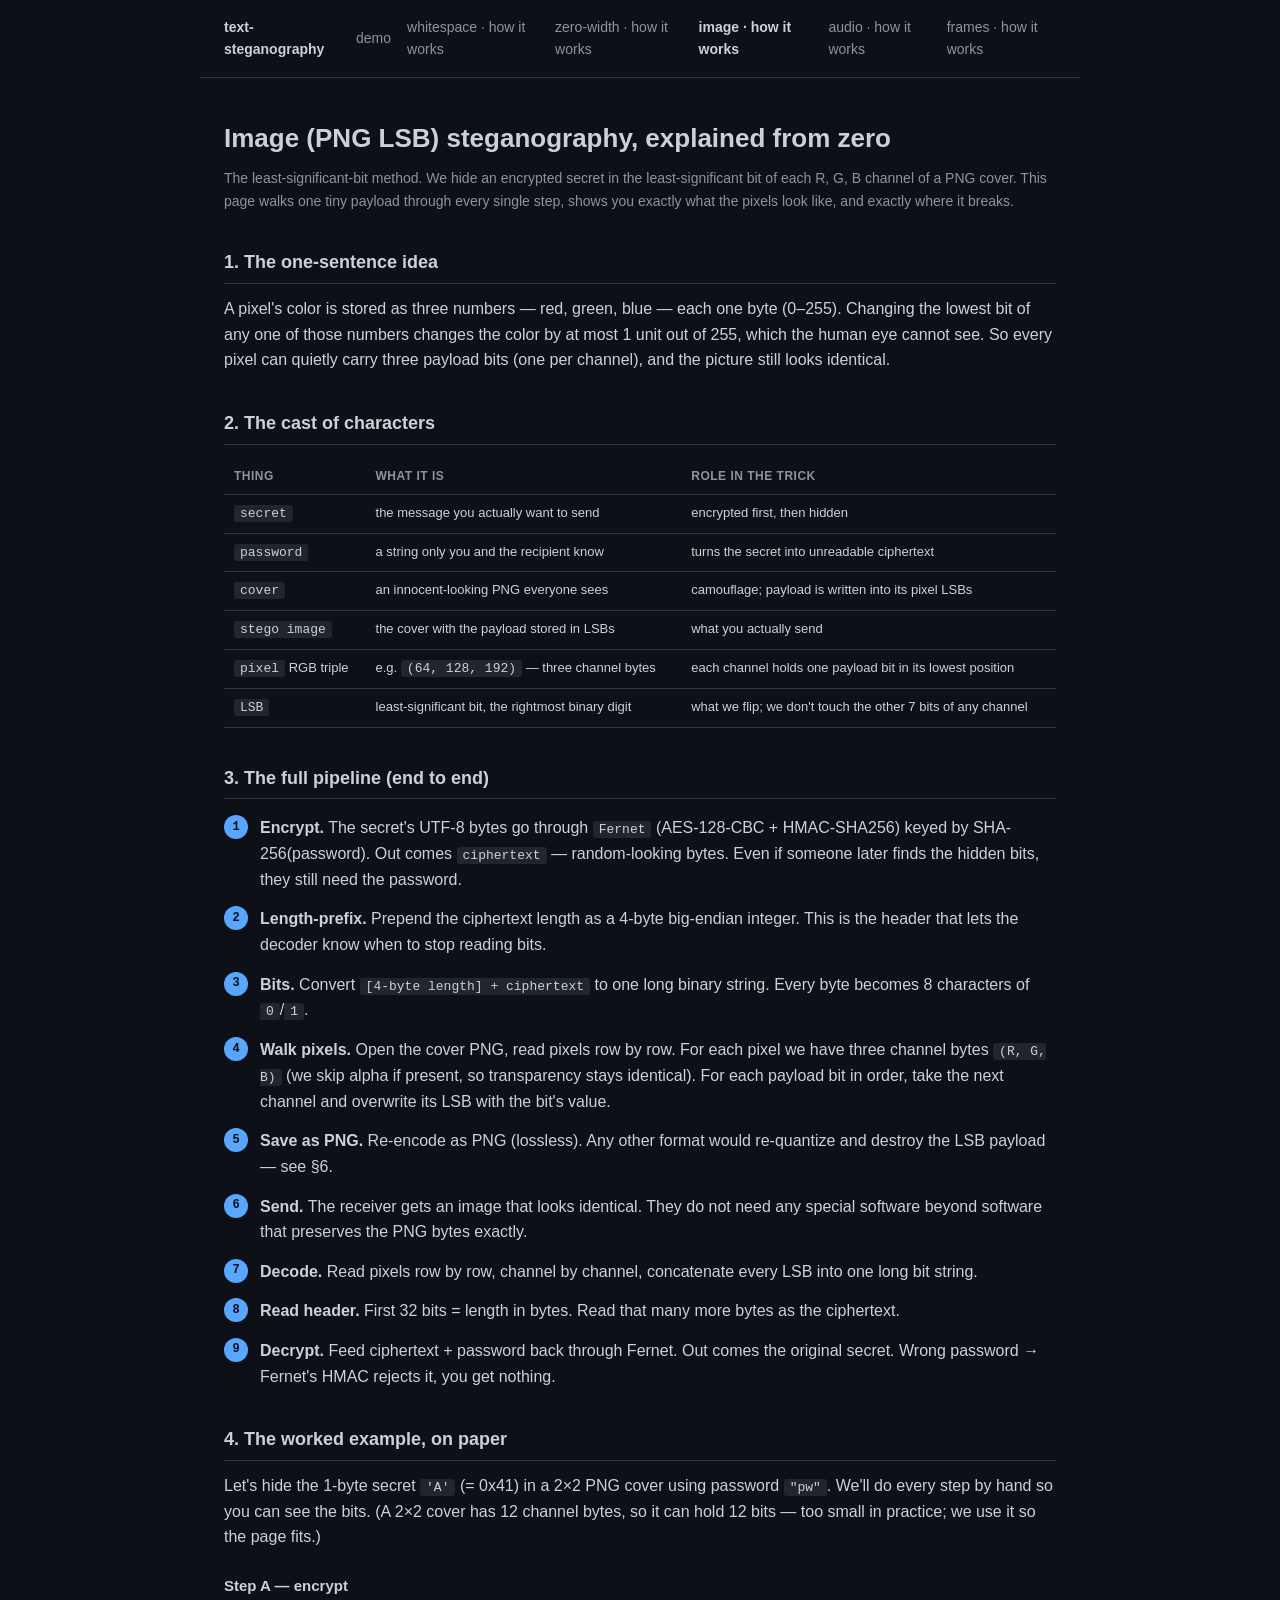
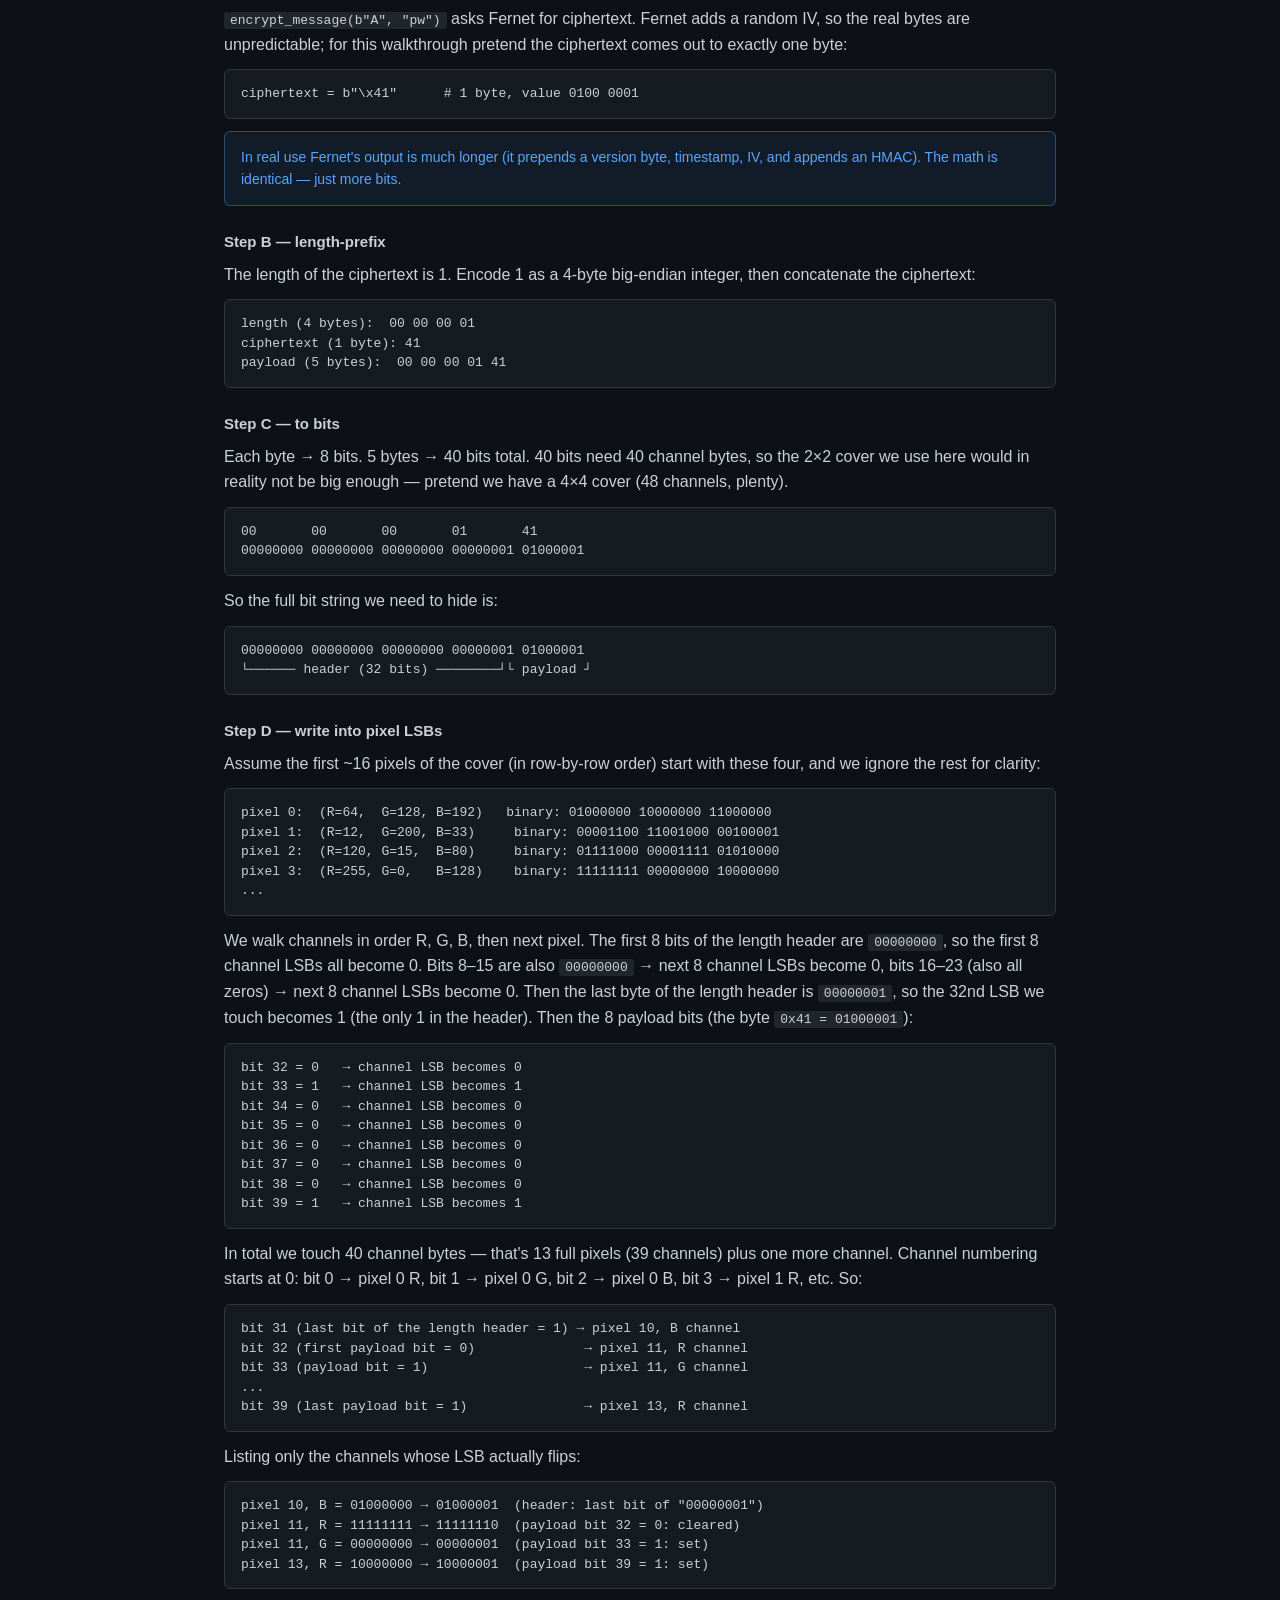
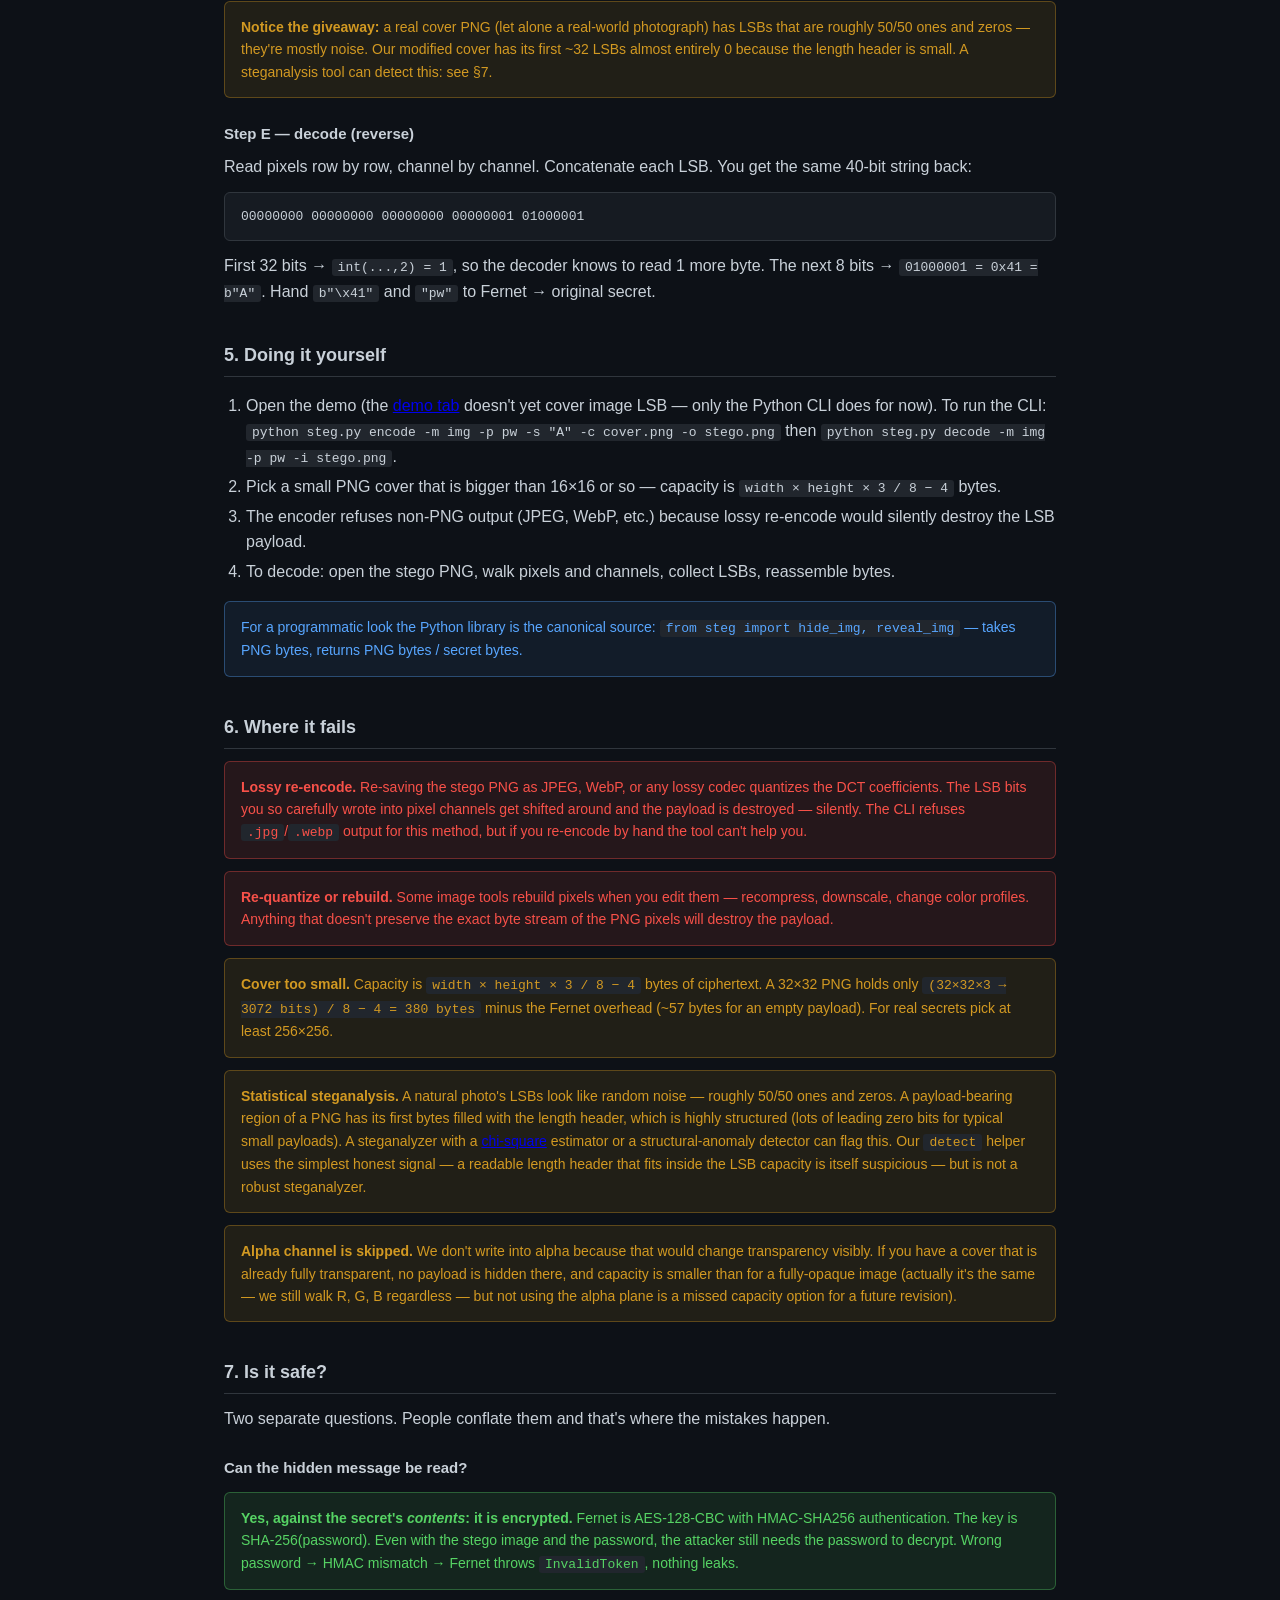
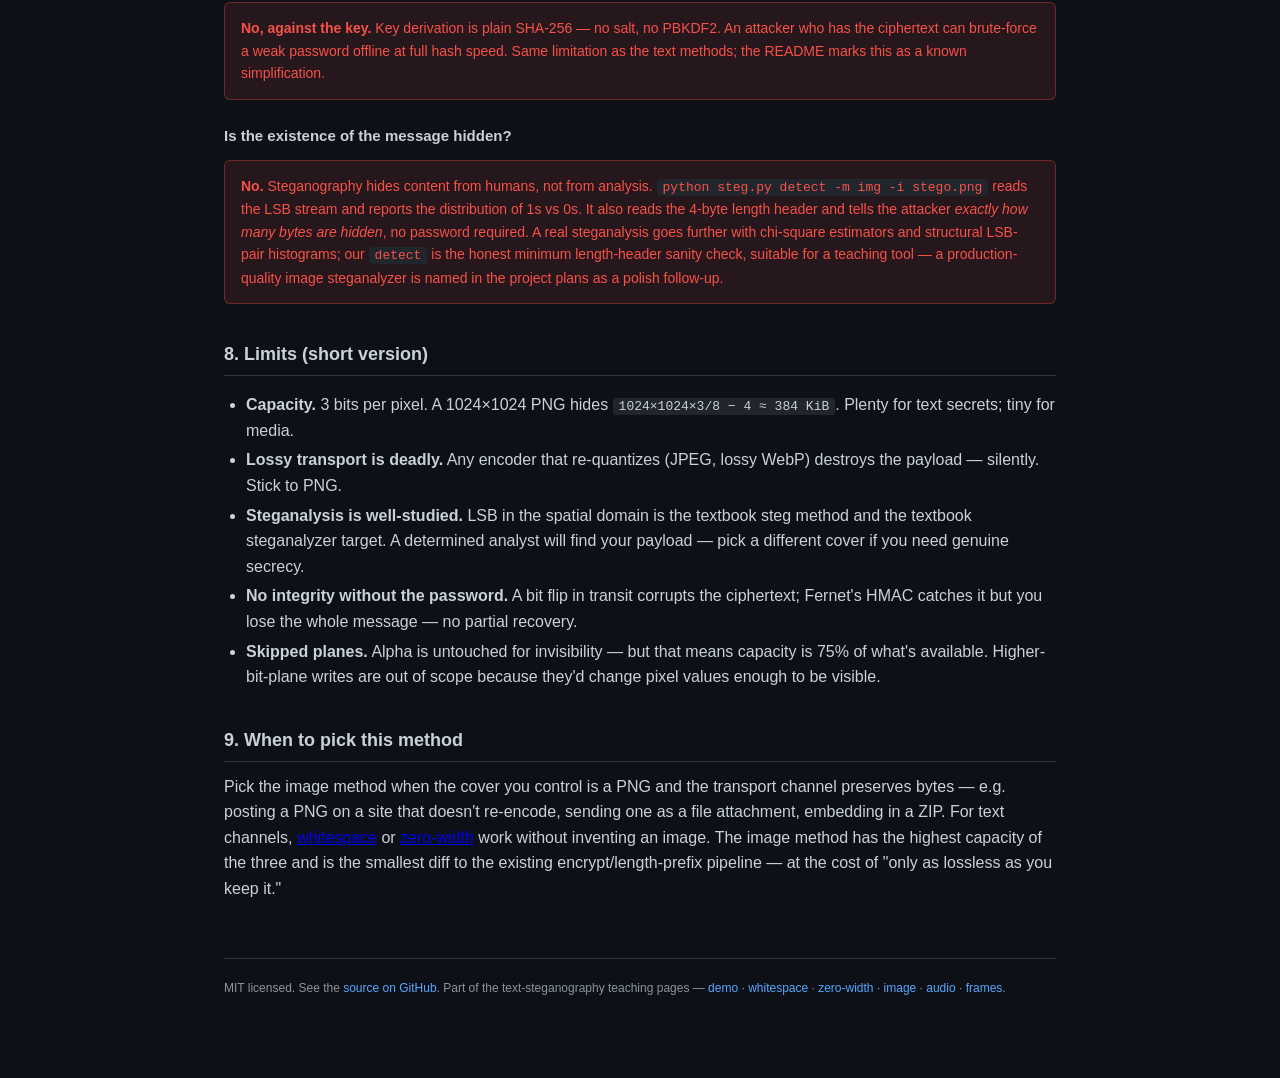
<file: docs/lsb-image.html>
<!DOCTYPE html>
<html lang="en">
<head>
<meta charset="utf-8" />
<meta name="viewport" content="width=device-width, initial-scale=1" />
<title>Image steganography — how it works · text-steganography</title>
<link rel="stylesheet" href="style.css" />
</head>
<body>
<nav class="top">
  <span class="brand">text-steganography</span>
  <a href="index.html">demo</a>
  <a href="whitespace.html">whitespace · how it works</a>
  <a href="zero-width.html">zero-width · how it works</a>
  <a href="lsb-image.html" class="active">image · how it works</a>
  <a href="wav-lsb.html">audio · how it works</a>
  <a href="frames-png-sequence.html">frames · how it works</a>
</nav>
<main>
  <header>
    <h1>Image (PNG LSB) steganography, explained from zero</h1>
    <div class="subtitle">
      The least-significant-bit method. We hide an encrypted secret in the
      least-significant bit of each R, G, B channel of a PNG cover. This page
      walks one tiny payload through every single step, shows you exactly what
      the pixels look like, and exactly where it breaks.
    </div>
  </header>

  <h2>1. The one-sentence idea</h2>
  <p>
    A pixel's color is stored as three numbers — red, green, blue — each one
    byte (0–255). Changing the lowest bit of any one of those numbers changes
    the color by at most 1 unit out of 255, which the human eye cannot see.
    So every pixel can quietly carry three payload bits (one per channel),
    and the picture still looks identical.
  </p>

  <h2>2. The cast of characters</h2>
  <table>
    <tr><th>Thing</th><th>What it is</th><th>Role in the trick</th></tr>
    <tr><td><code>secret</code></td><td>the message you actually want to send</td><td>encrypted first, then hidden</td></tr>
    <tr><td><code>password</code></td><td>a string only you and the recipient know</td><td>turns the secret into unreadable ciphertext</td></tr>
    <tr><td><code>cover</code></td><td>an innocent-looking PNG everyone sees</td><td>camouflage; payload is written into its pixel LSBs</td></tr>
    <tr><td><code>stego image</code></td><td>the cover with the payload stored in LSBs</td><td>what you actually send</td></tr>
    <tr><td><code>pixel</code> RGB triple</td><td>e.g. <code>(64, 128, 192)</code> — three channel bytes</td><td>each channel holds one payload bit in its lowest position</td></tr>
    <tr><td><code>LSB</code></td><td>least-significant bit, the rightmost binary digit</td><td>what we flip; we don't touch the other 7 bits of any channel</td></tr>
  </table>

  <h2>3. The full pipeline (end to end)</h2>
  <ol class="steps">
    <li><strong>Encrypt.</strong> The secret's UTF-8 bytes go through <code>Fernet</code> (AES-128-CBC + HMAC-SHA256) keyed by SHA-256(password). Out comes <code>ciphertext</code> — random-looking bytes. Even if someone later finds the hidden bits, they still need the password.</li>
    <li><strong>Length-prefix.</strong> Prepend the ciphertext length as a 4-byte big-endian integer. This is the header that lets the decoder know when to stop reading bits.</li>
    <li><strong>Bits.</strong> Convert <code>[4-byte length] + ciphertext</code> to one long binary string. Every byte becomes 8 characters of <code>0</code>/<code>1</code>.</li>
    <li><strong>Walk pixels.</strong> Open the cover PNG, read pixels row by row. For each pixel we have three channel bytes <code>(R, G, B)</code> (we skip alpha if present, so transparency stays identical). For each payload bit in order, take the next channel and overwrite its LSB with the bit's value.</li>
    <li><strong>Save as PNG.</strong> Re-encode as PNG (lossless). Any other format would re-quantize and destroy the LSB payload — see §6.</li>
    <li><strong>Send.</strong> The receiver gets an image that looks identical. They do not need any special software beyond software that preserves the PNG bytes exactly.</li>
    <li><strong>Decode.</strong> Read pixels row by row, channel by channel, concatenate every LSB into one long bit string.</li>
    <li><strong>Read header.</strong> First 32 bits = length in bytes. Read that many more bytes as the ciphertext.</li>
    <li><strong>Decrypt.</strong> Feed ciphertext + password back through Fernet. Out comes the original secret. Wrong password → Fernet's HMAC rejects it, you get nothing.</li>
  </ol>

  <h2>4. The worked example, on paper</h2>
  <p>
    Let's hide the 1-byte secret <code>'A'</code> (= 0x41) in a 2×2 PNG cover
    using password <code>"pw"</code>. We'll do every step by hand so you can
    see the bits. (A 2×2 cover has 12 channel bytes, so it can hold 12 bits —
    too small in practice; we use it so the page fits.)
  </p>

  <h3>Step A — encrypt</h3>
  <p>
    <code>encrypt_message(b"A", "pw")</code> asks Fernet for ciphertext. Fernet
    adds a random IV, so the real bytes are unpredictable; for this walkthrough
    pretend the ciphertext comes out to exactly one byte:
  </p>
<pre><code>ciphertext = b"\x41"      # 1 byte, value 0100 0001
</code></pre>
  <p class="note info">In real use Fernet's output is much longer (it prepends a version byte, timestamp, IV, and appends an HMAC). The math is identical — just more bits.</p>

  <h3>Step B — length-prefix</h3>
  <p>The length of the ciphertext is 1. Encode 1 as a 4-byte big-endian integer, then concatenate the ciphertext:</p>
<pre><code>length (4 bytes):  00 00 00 01
ciphertext (1 byte): 41
payload (5 bytes):  00 00 00 01 41
</code></pre>

  <h3>Step C — to bits</h3>
  <p>Each byte → 8 bits. 5 bytes → 40 bits total. 40 bits need 40 channel bytes, so the 2×2 cover we use here would in reality not be big enough — pretend we have a 4×4 cover (48 channels, plenty).</p>
<pre><code>00       00       00       01       41
00000000 00000000 00000000 00000001 01000001
</code></pre>
  <p>So the full bit string we need to hide is:</p>
<pre><code>00000000 00000000 00000000 00000001 01000001
└────── header (32 bits) ────────┘└ payload ┘
</code></pre>

  <h3>Step D — write into pixel LSBs</h3>
  <p>Assume the first ~16 pixels of the cover (in row-by-row order) start with these four, and we ignore the rest for clarity:</p>
<pre><code>pixel 0:  (R=64,  G=128, B=192)   binary: 01000000 10000000 11000000
pixel 1:  (R=12,  G=200, B=33)     binary: 00001100 11001000 00100001
pixel 2:  (R=120, G=15,  B=80)     binary: 01111000 00001111 01010000
pixel 3:  (R=255, G=0,   B=128)    binary: 11111111 00000000 10000000
...</code></pre>
  <p>We walk channels in order R, G, B, then next pixel. The first 8 bits of the length header are <code>00000000</code>, so the first 8 channel LSBs all become 0. Bits 8–15 are also <code>00000000</code> → next 8 channel LSBs become 0, bits 16–23 (also all zeros) → next 8 channel LSBs become 0. Then the last byte of the length header is <code>00000001</code>, so the 32nd LSB we touch becomes 1 (the only 1 in the header). Then the 8 payload bits (the byte <code>0x41 = 01000001</code>):</p>
<pre><code>bit 32 = 0   → channel LSB becomes 0
bit 33 = 1   → channel LSB becomes 1
bit 34 = 0   → channel LSB becomes 0
bit 35 = 0   → channel LSB becomes 0
bit 36 = 0   → channel LSB becomes 0
bit 37 = 0   → channel LSB becomes 0
bit 38 = 0   → channel LSB becomes 0
bit 39 = 1   → channel LSB becomes 1</code></pre>

  <p>In total we touch 40 channel bytes — that's 13 full pixels (39 channels) plus one more channel. Channel numbering starts at 0: bit 0 → pixel 0 R, bit 1 → pixel 0 G, bit 2 → pixel 0 B, bit 3 → pixel 1 R, etc. So:</p>
<pre><code>bit 31 (last bit of the length header = 1) → pixel 10, B channel
bit 32 (first payload bit = 0)              → pixel 11, R channel
bit 33 (payload bit = 1)                    → pixel 11, G channel
...
bit 39 (last payload bit = 1)               → pixel 13, R channel</code></pre>
  <p>Listing only the channels whose LSB actually flips:</p>
<pre><code>pixel 10, B = 01000000 → 01000001  (header: last bit of "00000001")
pixel 11, R = 11111111 → 11111110  (payload bit 32 = 0: cleared)
pixel 11, G = 00000000 → 00000001  (payload bit 33 = 1: set)
pixel 13, R = 10000000 → 10000001  (payload bit 39 = 1: set)
</code></pre>

  <p class="note warn"><strong>Notice the giveaway:</strong> a real cover PNG (let alone a real-world photograph) has LSBs that are roughly 50/50 ones and zeros — they're mostly noise. Our modified cover has its first ~32 LSBs almost entirely 0 because the length header is small. A steganalysis tool can detect this: see §7.</p>

  <h3>Step E — decode (reverse)</h3>
  <p>Read pixels row by row, channel by channel. Concatenate each LSB. You get the same 40-bit string back:</p>
<pre><code>00000000 00000000 00000000 00000001 01000001
</code></pre>
  <p>First 32 bits → <code>int(...,2) = 1</code>, so the decoder knows to read 1 more byte. The next 8 bits → <code>01000001 = 0x41 = b"A"</code>. Hand <code>b"\x41"</code> and <code>"pw"</code> to Fernet → original secret.</p>

  <h2>5. Doing it yourself</h2>
  <ol>
    <li>Open the demo (the <a href="index.html">demo tab</a> doesn't yet cover image LSB — only the Python CLI does for now). To run the CLI: <code>python steg.py encode -m img -p pw -s "A" -c cover.png -o stego.png</code> then <code>python steg.py decode -m img -p pw -i stego.png</code>.</li>
    <li>Pick a small PNG cover that is bigger than 16×16 or so — capacity is <code>width × height × 3 / 8 − 4</code> bytes.</li>
    <li>The encoder refuses non-PNG output (JPEG, WebP, etc.) because lossy re-encode would silently destroy the LSB payload.</li>
    <li>To decode: open the stego PNG, walk pixels and channels, collect LSBs, reassemble bytes.</li>
  </ol>
  <p class="note info">For a programmatic look the Python library is the canonical source: <code>from steg import hide_img, reveal_img</code> — takes PNG bytes, returns PNG bytes / secret bytes.</p>

  <h2>6. Where it fails</h2>
  <div class="note danger">
    <p><strong>Lossy re-encode.</strong> Re-saving the stego PNG as JPEG, WebP, or any lossy codec quantizes the DCT coefficients. The LSB bits you so carefully wrote into pixel channels get shifted around and the payload is destroyed — silently. The CLI refuses <code>.jpg</code>/<code>.webp</code> output for this method, but if you re-encode by hand the tool can't help you.</p>
  </div>
  <div class="note danger">
    <p><strong>Re-quantize or rebuild.</strong> Some image tools rebuild pixels when you edit them — recompress, downscale, change color profiles. Anything that doesn't preserve the exact byte stream of the PNG pixels will destroy the payload.</p>
  </div>
  <div class="note warn">
    <p><strong>Cover too small.</strong> Capacity is <code>width × height × 3 / 8 − 4</code> bytes of ciphertext. A 32×32 PNG holds only <code>(32×32×3 → 3072 bits) / 8 − 4 = 380 bytes</code> minus the Fernet overhead (~57 bytes for an empty payload). For real secrets pick at least 256×256.</p>
  </div>
  <div class="note warn">
    <p><strong>Statistical steganalysis.</strong> A natural photo's LSBs look like random noise — roughly 50/50 ones and zeros. A payload-bearing region of a PNG has its first bytes filled with the length header, which is highly structured (lots of leading zero bits for typical small payloads). A steganalyzer with a <a href="https://en.wikipedia.org/wiki/Chi-square_distribution">chi-square</a> estimator or a structural-anomaly detector can flag this. Our <code>detect</code> helper uses the simplest honest signal — a readable length header that fits inside the LSB capacity is itself suspicious — but is not a robust steganalyzer.</p>
  </div>
  <div class="note warn">
    <p><strong>Alpha channel is skipped.</strong> We don't write into alpha because that would change transparency visibly. If you have a cover that is already fully transparent, no payload is hidden there, and capacity is smaller than for a fully-opaque image (actually it's the same — we still walk R, G, B regardless — but not using the alpha plane is a missed capacity option for a future revision).</p>
  </div>

  <h2>7. Is it safe?</h2>
  <p>Two separate questions. People conflate them and that's where the mistakes happen.</p>

  <h3>Can the hidden message be read?</h3>
  <div class="note safe">
    <p><strong>Yes, against the secret's <em>contents</em>: it is encrypted.</strong> Fernet is AES-128-CBC with HMAC-SHA256 authentication. The key is SHA-256(password). Even with the stego image and the password, the attacker still needs the password to decrypt. Wrong password → HMAC mismatch → Fernet throws <code>InvalidToken</code>, nothing leaks.</p>
  </div>
  <div class="note danger">
    <p><strong>No, against the key.</strong> Key derivation is plain SHA-256 — no salt, no PBKDF2. An attacker who has the ciphertext can brute-force a weak password offline at full hash speed. Same limitation as the text methods; the README marks this as a known simplification.</p>
  </div>

  <h3>Is the existence of the message hidden?</h3>
  <div class="note danger">
    <p><strong>No.</strong> Steganography hides content from humans, not from analysis. <code>python steg.py detect -m img -i stego.png</code> reads the LSB stream and reports the distribution of 1s vs 0s. It also reads the 4-byte length header and tells the attacker <em>exactly how many bytes are hidden</em>, no password required. A real steganalysis goes further with chi-square estimators and structural LSB-pair histograms; our <code>detect</code> is the honest minimum length-header sanity check, suitable for a teaching tool — a production-quality image steganalyzer is named in the project plans as a polish follow-up.</p>
  </div>

  <h2>8. Limits (short version)</h2>
  <ul>
    <li><strong>Capacity.</strong> 3 bits per pixel. A 1024×1024 PNG hides <code>1024×1024×3/8 − 4 ≈ 384 KiB</code>. Plenty for text secrets; tiny for media.</li>
    <li><strong>Lossy transport is deadly.</strong> Any encoder that re-quantizes (JPEG, lossy WebP) destroys the payload — silently. Stick to PNG.</li>
    <li><strong>Steganalysis is well-studied.</strong> LSB in the spatial domain is the textbook steg method and the textbook steganalyzer target. A determined analyst will find your payload — pick a different cover if you need genuine secrecy.</li>
    <li><strong>No integrity without the password.</strong> A bit flip in transit corrupts the ciphertext; Fernet's HMAC catches it but you lose the whole message — no partial recovery.</li>
    <li><strong>Skipped planes.</strong> Alpha is untouched for invisibility — but that means capacity is 75% of what's available. Higher-bit-plane writes are out of scope because they'd change pixel values enough to be visible.</li>
  </ul>

  <h2>9. When to pick this method</h2>
  <p>
    Pick the image method when the cover you control is a PNG and the
    transport channel preserves bytes — e.g. posting a PNG on a site that
    doesn't re-encode, sending one as a file attachment, embedding in a
    ZIP. For text channels, <a href="whitespace.html">whitespace</a> or
    <a href="zero-width.html">zero-width</a> work without inventing an image.
    The image method has the highest capacity of the three and is the smallest
    diff to the existing encrypt/length-prefix pipeline — at the cost of
    "only as lossless as you keep it."
  </p>

  <footer>
    MIT licensed. See the <a href="https://github.com/Saman-ghorayshi/text-steganography">source on GitHub</a>.
    Part of the text-steganography teaching pages —
    <a href="index.html">demo</a> ·
    <a href="whitespace.html">whitespace</a> ·
    <a href="zero-width.html">zero-width</a> ·
    <a href="lsb-image.html">image</a> ·
    <a href="wav-lsb.html">audio</a> ·
    <a href="frames-png-sequence.html">frames</a>.
  </footer>
</main>
</body>
</html>
</file>
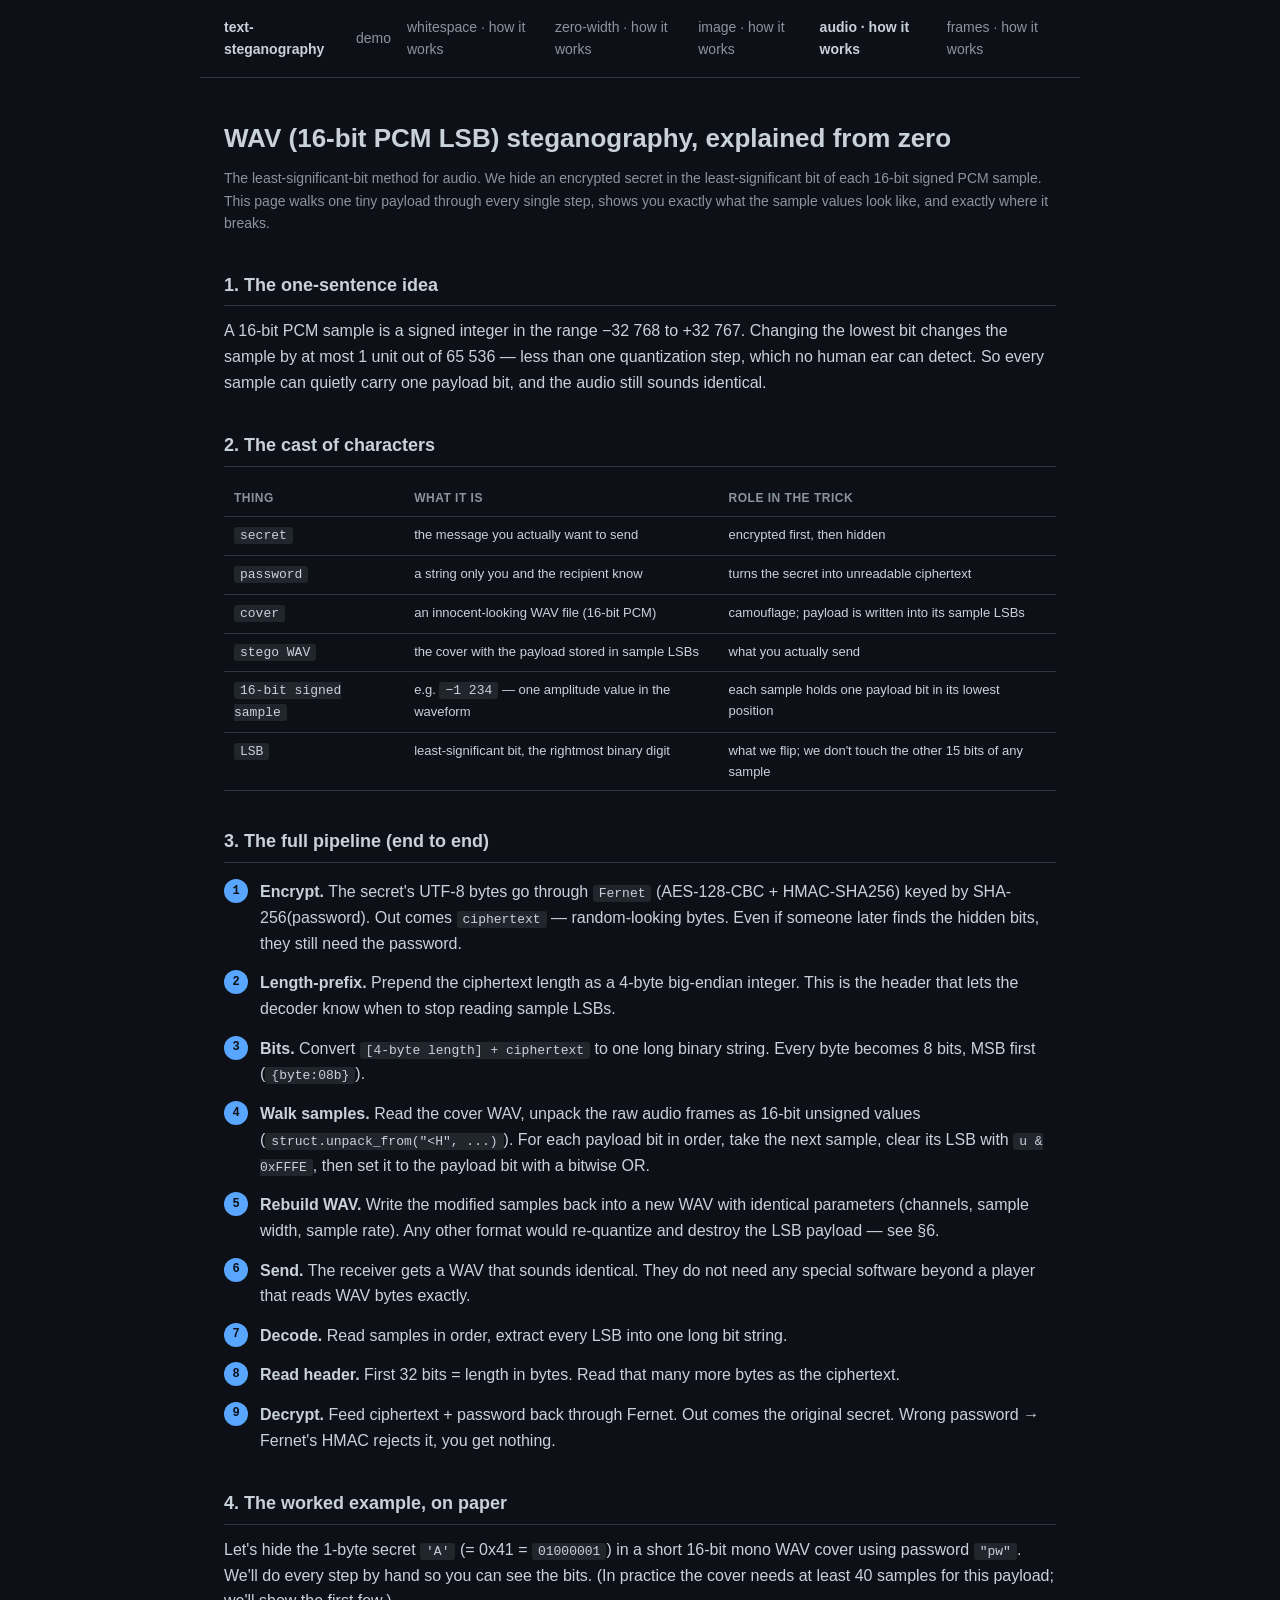
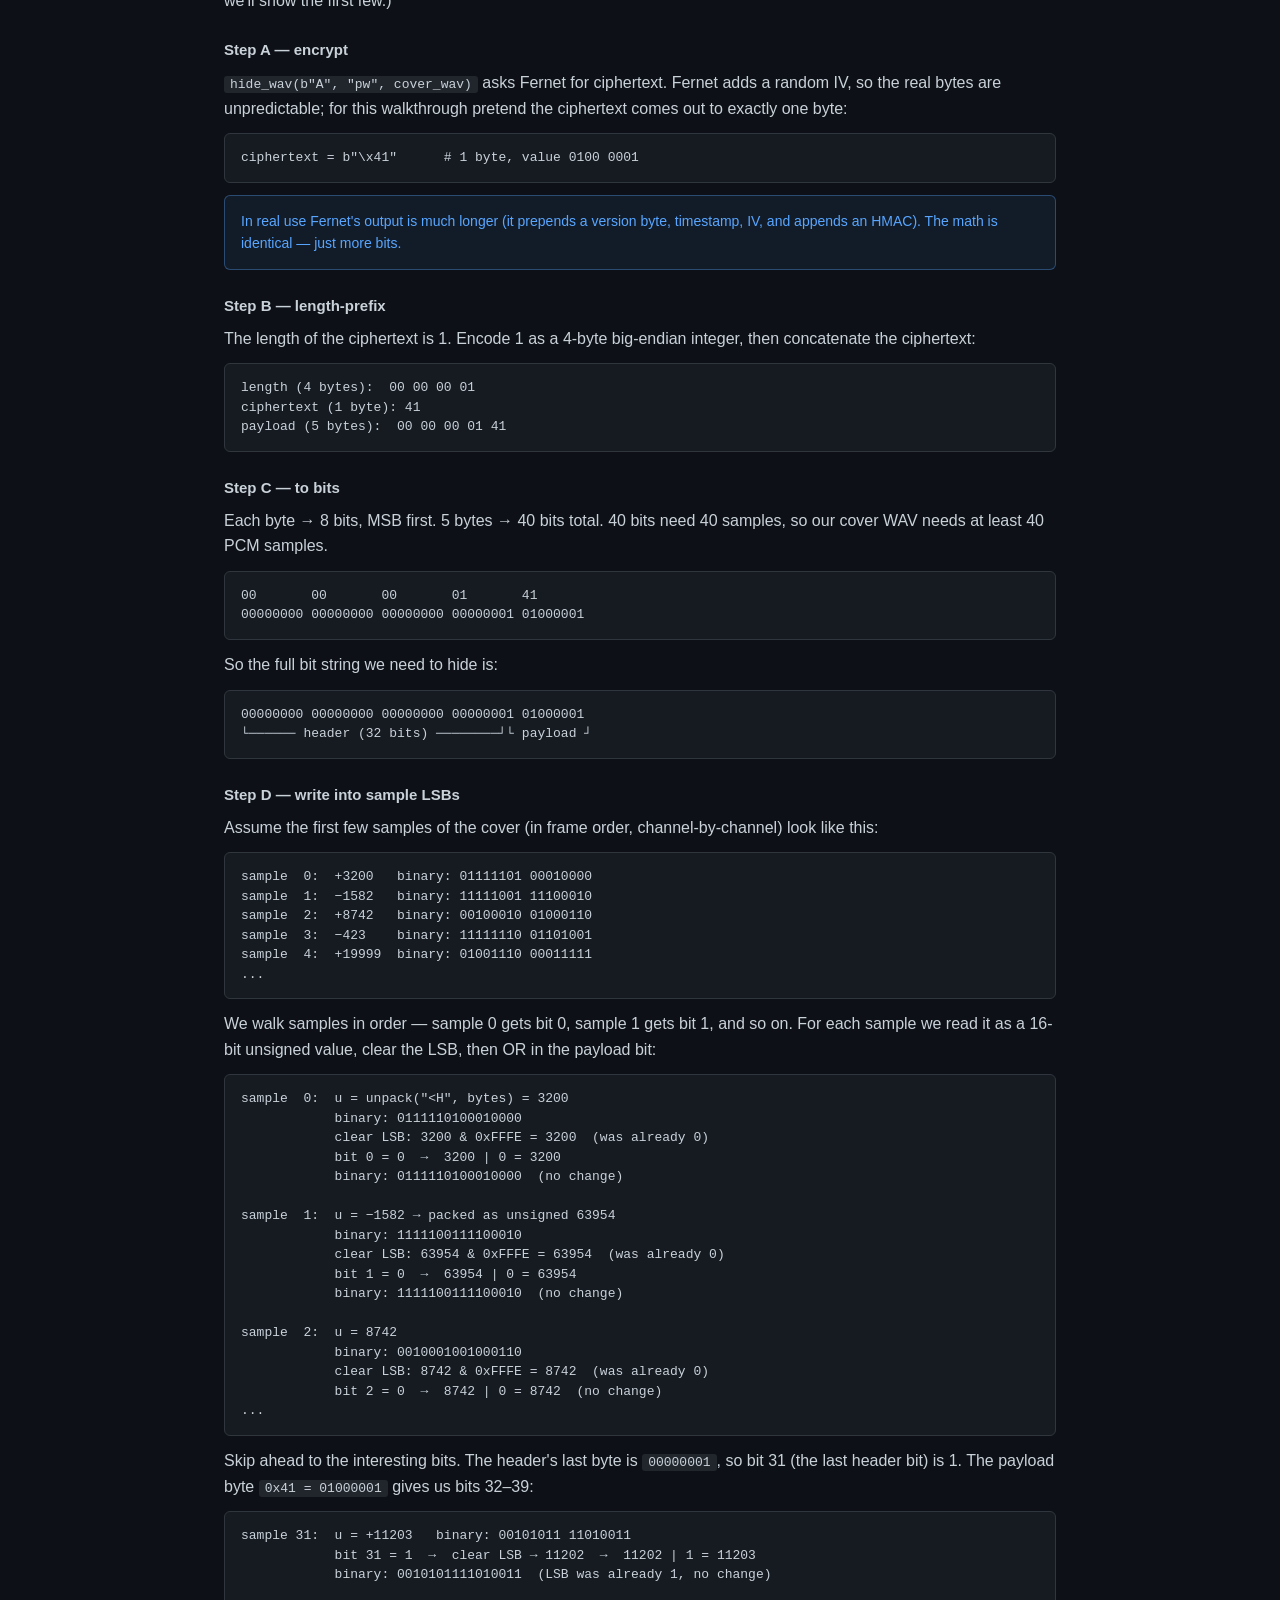
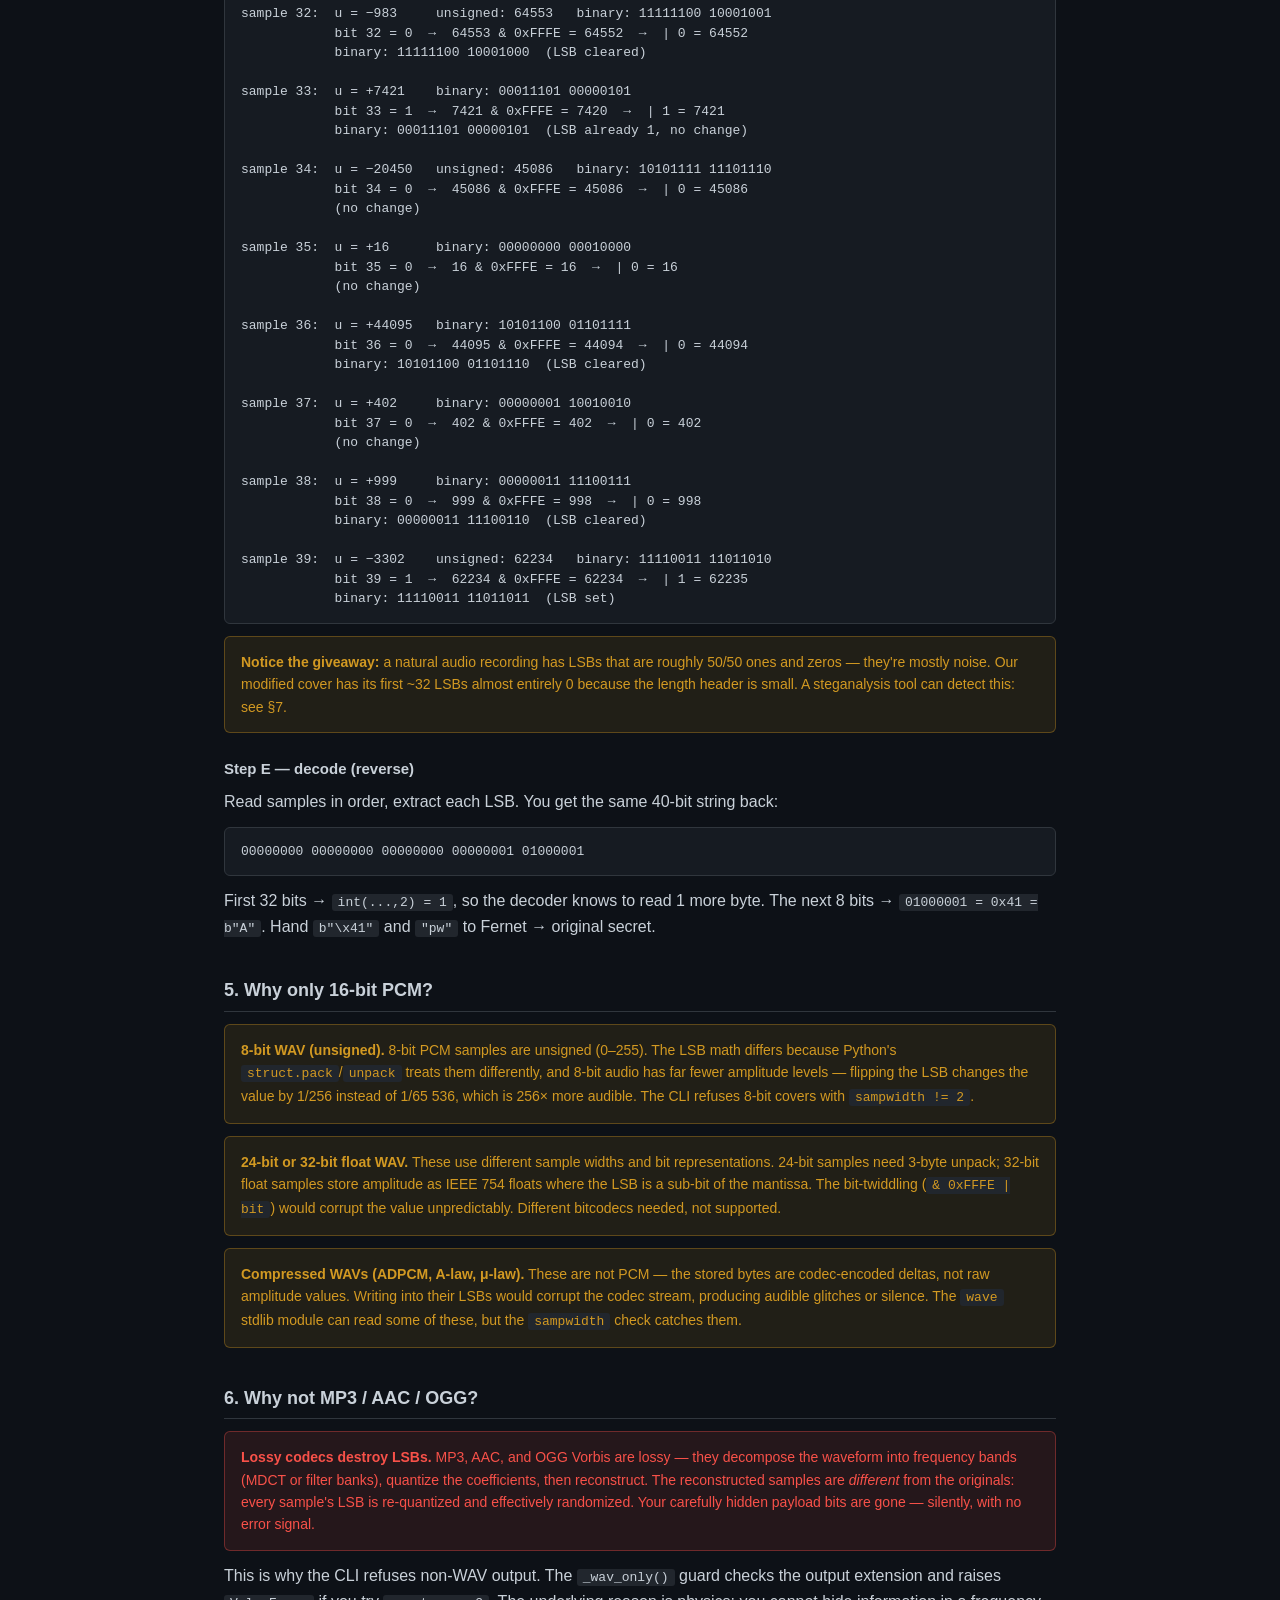
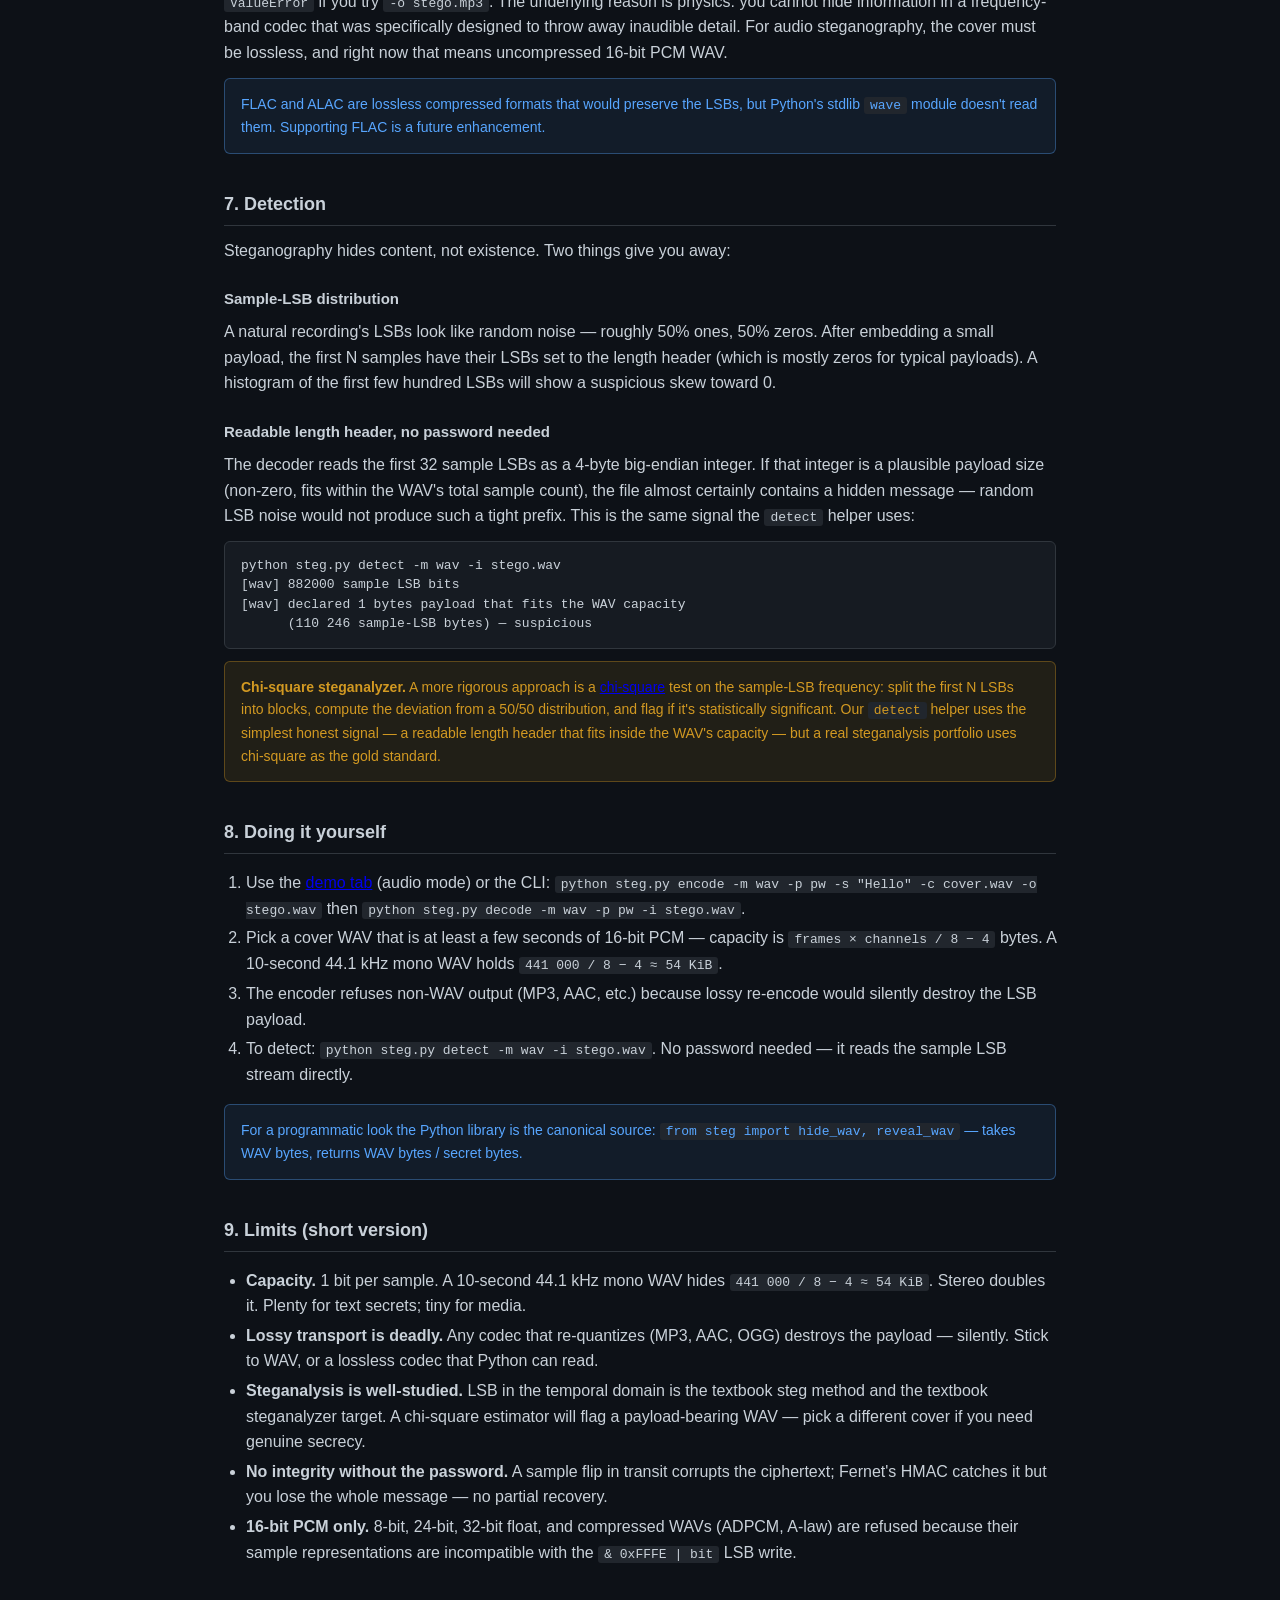
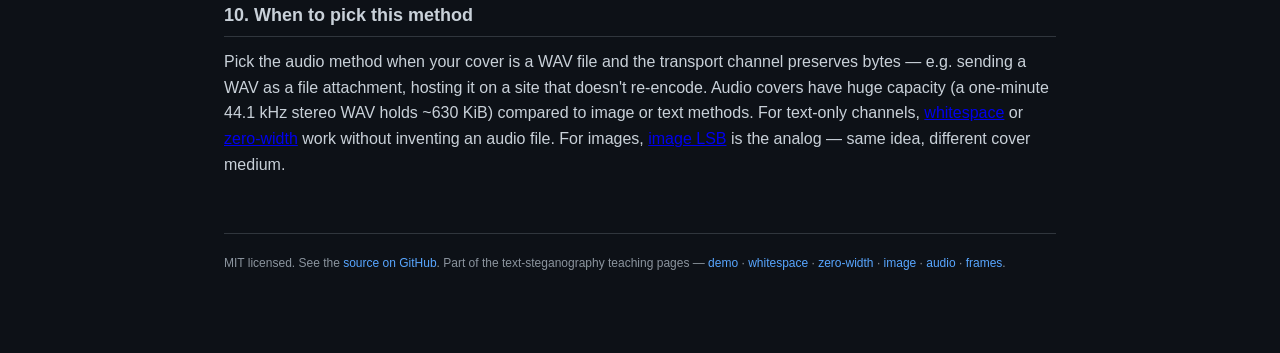
<file: docs/wav-lsb.html>
<!DOCTYPE html>
<html lang="en">
<head>
<meta charset="utf-8" />
<meta name="viewport" content="width=device-width, initial-scale=1" />
<title>WAV 16-bit PCM LSB steganography — how it works · text-steganography</title>
<link rel="stylesheet" href="style.css" />
</head>
<body>
<nav class="top">
  <span class="brand">text-steganography</span>
  <a href="index.html">demo</a>
  <a href="whitespace.html">whitespace · how it works</a>
  <a href="zero-width.html">zero-width · how it works</a>
  <a href="lsb-image.html">image · how it works</a>
  <a href="wav-lsb.html" class="active">audio · how it works</a>
  <a href="frames-png-sequence.html">frames · how it works</a>
</nav>
<main>
  <header>
    <h1>WAV (16-bit PCM LSB) steganography, explained from zero</h1>
    <div class="subtitle">
      The least-significant-bit method for audio. We hide an encrypted secret in
      the least-significant bit of each 16-bit signed PCM sample. This page
      walks one tiny payload through every single step, shows you exactly what
      the sample values look like, and exactly where it breaks.
    </div>
  </header>

  <h2>1. The one-sentence idea</h2>
  <p>
    A 16-bit PCM sample is a signed integer in the range −32 768 to +32 767.
    Changing the lowest bit changes the sample by at most 1 unit out of 65 536 —
    less than one quantization step, which no human ear can detect. So every
    sample can quietly carry one payload bit, and the audio still sounds
    identical.
  </p>

  <h2>2. The cast of characters</h2>
  <table>
    <tr><th>Thing</th><th>What it is</th><th>Role in the trick</th></tr>
    <tr><td><code>secret</code></td><td>the message you actually want to send</td><td>encrypted first, then hidden</td></tr>
    <tr><td><code>password</code></td><td>a string only you and the recipient know</td><td>turns the secret into unreadable ciphertext</td></tr>
    <tr><td><code>cover</code></td><td>an innocent-looking WAV file (16-bit PCM)</td><td>camouflage; payload is written into its sample LSBs</td></tr>
    <tr><td><code>stego WAV</code></td><td>the cover with the payload stored in sample LSBs</td><td>what you actually send</td></tr>
    <tr><td><code>16-bit signed sample</code></td><td>e.g. <code>−1 234</code> — one amplitude value in the waveform</td><td>each sample holds one payload bit in its lowest position</td></tr>
    <tr><td><code>LSB</code></td><td>least-significant bit, the rightmost binary digit</td><td>what we flip; we don't touch the other 15 bits of any sample</td></tr>
  </table>

  <h2>3. The full pipeline (end to end)</h2>
  <ol class="steps">
    <li><strong>Encrypt.</strong> The secret's UTF-8 bytes go through <code>Fernet</code> (AES-128-CBC + HMAC-SHA256) keyed by SHA-256(password). Out comes <code>ciphertext</code> — random-looking bytes. Even if someone later finds the hidden bits, they still need the password.</li>
    <li><strong>Length-prefix.</strong> Prepend the ciphertext length as a 4-byte big-endian integer. This is the header that lets the decoder know when to stop reading sample LSBs.</li>
    <li><strong>Bits.</strong> Convert <code>[4-byte length] + ciphertext</code> to one long binary string. Every byte becomes 8 bits, MSB first (<code>{byte:08b}</code>).</li>
    <li><strong>Walk samples.</strong> Read the cover WAV, unpack the raw audio frames as 16-bit unsigned values (<code>struct.unpack_from("&lt;H", ...)</code>). For each payload bit in order, take the next sample, clear its LSB with <code>u &amp; 0xFFFE</code>, then set it to the payload bit with a bitwise OR.</li>
    <li><strong>Rebuild WAV.</strong> Write the modified samples back into a new WAV with identical parameters (channels, sample width, sample rate). Any other format would re-quantize and destroy the LSB payload — see §6.</li>
    <li><strong>Send.</strong> The receiver gets a WAV that sounds identical. They do not need any special software beyond a player that reads WAV bytes exactly.</li>
    <li><strong>Decode.</strong> Read samples in order, extract every LSB into one long bit string.</li>
    <li><strong>Read header.</strong> First 32 bits = length in bytes. Read that many more bytes as the ciphertext.</li>
    <li><strong>Decrypt.</strong> Feed ciphertext + password back through Fernet. Out comes the original secret. Wrong password → Fernet's HMAC rejects it, you get nothing.</li>
  </ol>

  <h2>4. The worked example, on paper</h2>
  <p>
    Let's hide the 1-byte secret <code>'A'</code> (= 0x41 = <code>01000001</code>)
    in a short 16-bit mono WAV cover using password <code>"pw"</code>. We'll do
    every step by hand so you can see the bits. (In practice the cover needs at
    least 40 samples for this payload; we'll show the first few.)
  </p>

  <h3>Step A — encrypt</h3>
  <p>
    <code>hide_wav(b"A", "pw", cover_wav)</code> asks Fernet for ciphertext. Fernet
    adds a random IV, so the real bytes are unpredictable; for this walkthrough
    pretend the ciphertext comes out to exactly one byte:
  </p>
<pre><code>ciphertext = b"\x41"      # 1 byte, value 0100 0001
</code></pre>
  <p class="note info">In real use Fernet's output is much longer (it prepends a version byte, timestamp, IV, and appends an HMAC). The math is identical — just more bits.</p>

  <h3>Step B — length-prefix</h3>
  <p>The length of the ciphertext is 1. Encode 1 as a 4-byte big-endian integer, then concatenate the ciphertext:</p>
<pre><code>length (4 bytes):  00 00 00 01
ciphertext (1 byte): 41
payload (5 bytes):  00 00 00 01 41
</code></pre>

  <h3>Step C — to bits</h3>
  <p>Each byte → 8 bits, MSB first. 5 bytes → 40 bits total. 40 bits need 40 samples, so our cover WAV needs at least 40 PCM samples.</p>
<pre><code>00       00       00       01       41
00000000 00000000 00000000 00000001 01000001
</code></pre>
  <p>So the full bit string we need to hide is:</p>
<pre><code>00000000 00000000 00000000 00000001 01000001
└────── header (32 bits) ────────┘└ payload ┘
</code></pre>

  <h3>Step D — write into sample LSBs</h3>
  <p>Assume the first few samples of the cover (in frame order, channel-by-channel) look like this:</p>
<pre><code>sample  0:  +3200   binary: 01111101 00010000
sample  1:  −1582   binary: 11111001 11100010
sample  2:  +8742   binary: 00100010 01000110
sample  3:  −423    binary: 11111110 01101001
sample  4:  +19999  binary: 01001110 00011111
...
</code></pre>
  <p>We walk samples in order — sample 0 gets bit 0, sample 1 gets bit 1, and so on. For each sample we read it as a 16-bit unsigned value, clear the LSB, then OR in the payload bit:</p>
<pre><code>sample  0:  u = unpack("&lt;H", bytes) = 3200
            binary: 0111110100010000
            clear LSB: 3200 &amp; 0xFFFE = 3200  (was already 0)
            bit 0 = 0  →  3200 | 0 = 3200
            binary: 0111110100010000  (no change)

sample  1:  u = −1582 → packed as unsigned 63954
            binary: 1111100111100010
            clear LSB: 63954 &amp; 0xFFFE = 63954  (was already 0)
            bit 1 = 0  →  63954 | 0 = 63954
            binary: 1111100111100010  (no change)

sample  2:  u = 8742
            binary: 0010001001000110
            clear LSB: 8742 &amp; 0xFFFE = 8742  (was already 0)
            bit 2 = 0  →  8742 | 0 = 8742  (no change)
...
</code></pre>
  <p>Skip ahead to the interesting bits. The header's last byte is <code>00000001</code>, so bit 31 (the last header bit) is 1. The payload byte <code>0x41 = 01000001</code> gives us bits 32–39:</p>
<pre><code>sample 31:  u = +11203   binary: 00101011 11010011
            bit 31 = 1  →  clear LSB → 11202  →  11202 | 1 = 11203
            binary: 0010101111010011  (LSB was already 1, no change)

sample 32:  u = −983     unsigned: 64553   binary: 11111100 10001001
            bit 32 = 0  →  64553 &amp; 0xFFFE = 64552  →  | 0 = 64552
            binary: 11111100 10001000  (LSB cleared)

sample 33:  u = +7421    binary: 00011101 00000101
            bit 33 = 1  →  7421 &amp; 0xFFFE = 7420  →  | 1 = 7421
            binary: 00011101 00000101  (LSB already 1, no change)

sample 34:  u = −20450   unsigned: 45086   binary: 10101111 11101110
            bit 34 = 0  →  45086 &amp; 0xFFFE = 45086  →  | 0 = 45086
            (no change)

sample 35:  u = +16      binary: 00000000 00010000
            bit 35 = 0  →  16 &amp; 0xFFFE = 16  →  | 0 = 16
            (no change)

sample 36:  u = +44095   binary: 10101100 01101111
            bit 36 = 0  →  44095 &amp; 0xFFFE = 44094  →  | 0 = 44094
            binary: 10101100 01101110  (LSB cleared)

sample 37:  u = +402     binary: 00000001 10010010
            bit 37 = 0  →  402 &amp; 0xFFFE = 402  →  | 0 = 402
            (no change)

sample 38:  u = +999     binary: 00000011 11100111
            bit 38 = 0  →  999 &amp; 0xFFFE = 998  →  | 0 = 998
            binary: 00000011 11100110  (LSB cleared)

sample 39:  u = −3302    unsigned: 62234   binary: 11110011 11011010
            bit 39 = 1  →  62234 &amp; 0xFFFE = 62234  →  | 1 = 62235
            binary: 11110011 11011011  (LSB set)
</code></pre>

  <p class="note warn"><strong>Notice the giveaway:</strong> a natural audio recording has LSBs that are roughly 50/50 ones and zeros — they're mostly noise. Our modified cover has its first ~32 LSBs almost entirely 0 because the length header is small. A steganalysis tool can detect this: see §7.</p>

  <h3>Step E — decode (reverse)</h3>
  <p>Read samples in order, extract each LSB. You get the same 40-bit string back:</p>
<pre><code>00000000 00000000 00000000 00000001 01000001
</code></pre>
  <p>First 32 bits → <code>int(...,2) = 1</code>, so the decoder knows to read 1 more byte. The next 8 bits → <code>01000001 = 0x41 = b"A"</code>. Hand <code>b"\x41"</code> and <code>"pw"</code> to Fernet → original secret.</p>

  <h2>5. Why only 16-bit PCM?</h2>
  <div class="note warn">
    <p><strong>8-bit WAV (unsigned).</strong> 8-bit PCM samples are unsigned (0–255). The LSB math differs because Python's <code>struct.pack</code>/<code>unpack</code> treats them differently, and 8-bit audio has far fewer amplitude levels — flipping the LSB changes the value by 1/256 instead of 1/65 536, which is 256× more audible. The CLI refuses 8-bit covers with <code>sampwidth != 2</code>.</p>
  </div>
  <div class="note warn">
    <p><strong>24-bit or 32-bit float WAV.</strong> These use different sample widths and bit representations. 24-bit samples need 3-byte unpack; 32-bit float samples store amplitude as IEEE 754 floats where the LSB is a sub-bit of the mantissa. The bit-twiddling (<code>&amp; 0xFFFE | bit</code>) would corrupt the value unpredictably. Different bitcodecs needed, not supported.</p>
  </div>
  <div class="note warn">
    <p><strong>Compressed WAVs (ADPCM, A-law, μ-law).</strong> These are not PCM — the stored bytes are codec-encoded deltas, not raw amplitude values. Writing into their LSBs would corrupt the codec stream, producing audible glitches or silence. The <code>wave</code> stdlib module can read some of these, but the <code>sampwidth</code> check catches them.</p>
  </div>

  <h2>6. Why not MP3 / AAC / OGG?</h2>
  <div class="note danger">
    <p><strong>Lossy codecs destroy LSBs.</strong> MP3, AAC, and OGG Vorbis are lossy — they decompose the waveform into frequency bands (MDCT or filter banks), quantize the coefficients, then reconstruct. The reconstructed samples are <em>different</em> from the originals: every sample's LSB is re-quantized and effectively randomized. Your carefully hidden payload bits are gone — silently, with no error signal.</p>
  </div>
  <p>
    This is why the CLI refuses non-WAV output. The <code>_wav_only()</code> guard
    checks the output extension and raises <code>ValueError</code> if you try
    <code>-o stego.mp3</code>. The underlying reason is physics: you cannot
    hide information in a frequency-band codec that was specifically designed
    to throw away inaudible detail. For audio steganography, the cover must be
    lossless, and right now that means uncompressed 16-bit PCM WAV.
  </p>
  <p class="note info">FLAC and ALAC are lossless compressed formats that would preserve the LSBs, but Python's stdlib <code>wave</code> module doesn't read them. Supporting FLAC is a future enhancement.</p>

  <h2>7. Detection</h2>
  <p>Steganography hides content, not existence. Two things give you away:</p>

  <h3>Sample-LSB distribution</h3>
  <p>
    A natural recording's LSBs look like random noise — roughly 50% ones, 50%
    zeros. After embedding a small payload, the first N samples have their LSBs
    set to the length header (which is mostly zeros for typical payloads). A
    histogram of the first few hundred LSBs will show a suspicious skew toward 0.
  </p>

  <h3>Readable length header, no password needed</h3>
  <p>
    The decoder reads the first 32 sample LSBs as a 4-byte big-endian integer.
    If that integer is a plausible payload size (non-zero, fits within the
    WAV's total sample count), the file almost certainly contains a hidden
    message — random LSB noise would not produce such a tight prefix. This is
    the same signal the <code>detect</code> helper uses:
  </p>
<pre><code>python steg.py detect -m wav -i stego.wav
[wav] 882000 sample LSB bits
[wav] declared 1 bytes payload that fits the WAV capacity
      (110 246 sample-LSB bytes) — suspicious
</code></pre>
  <p class="note warn"><strong>Chi-square steganalyzer.</strong> A more rigorous approach is a <a href="https://en.wikipedia.org/wiki/Chi-square_distribution">chi-square</a> test on the sample-LSB frequency: split the first N LSBs into blocks, compute the deviation from a 50/50 distribution, and flag if it's statistically significant. Our <code>detect</code> helper uses the simplest honest signal — a readable length header that fits inside the WAV's capacity — but a real steganalysis portfolio uses chi-square as the gold standard.</p>

  <h2>8. Doing it yourself</h2>
  <ol>
    <li>Use the <a href="index.html">demo tab</a> (audio mode) or the CLI: <code>python steg.py encode -m wav -p pw -s "Hello" -c cover.wav -o stego.wav</code> then <code>python steg.py decode -m wav -p pw -i stego.wav</code>.</li>
    <li>Pick a cover WAV that is at least a few seconds of 16-bit PCM — capacity is <code>frames × channels / 8 − 4</code> bytes. A 10-second 44.1 kHz mono WAV holds <code>441 000 / 8 − 4 ≈ 54 KiB</code>.</li>
    <li>The encoder refuses non-WAV output (MP3, AAC, etc.) because lossy re-encode would silently destroy the LSB payload.</li>
    <li>To detect: <code>python steg.py detect -m wav -i stego.wav</code>. No password needed — it reads the sample LSB stream directly.</li>
  </ol>
  <p class="note info">For a programmatic look the Python library is the canonical source: <code>from steg import hide_wav, reveal_wav</code> — takes WAV bytes, returns WAV bytes / secret bytes.</p>

  <h2>9. Limits (short version)</h2>
  <ul>
    <li><strong>Capacity.</strong> 1 bit per sample. A 10-second 44.1 kHz mono WAV hides <code>441 000 / 8 − 4 ≈ 54 KiB</code>. Stereo doubles it. Plenty for text secrets; tiny for media.</li>
    <li><strong>Lossy transport is deadly.</strong> Any codec that re-quantizes (MP3, AAC, OGG) destroys the payload — silently. Stick to WAV, or a lossless codec that Python can read.</li>
    <li><strong>Steganalysis is well-studied.</strong> LSB in the temporal domain is the textbook steg method and the textbook steganalyzer target. A chi-square estimator will flag a payload-bearing WAV — pick a different cover if you need genuine secrecy.</li>
    <li><strong>No integrity without the password.</strong> A sample flip in transit corrupts the ciphertext; Fernet's HMAC catches it but you lose the whole message — no partial recovery.</li>
    <li><strong>16-bit PCM only.</strong> 8-bit, 24-bit, 32-bit float, and compressed WAVs (ADPCM, A-law) are refused because their sample representations are incompatible with the <code>&amp; 0xFFFE | bit</code> LSB write.</li>
  </ul>

  <h2>10. When to pick this method</h2>
  <p>
    Pick the audio method when your cover is a WAV file and the transport
    channel preserves bytes — e.g. sending a WAV as a file attachment, hosting
    it on a site that doesn't re-encode. Audio covers have huge capacity (a
    one-minute 44.1 kHz stereo WAV holds ~630 KiB) compared to image or text
    methods. For text-only channels, <a href="whitespace.html">whitespace</a> or
    <a href="zero-width.html">zero-width</a> work without inventing an audio
    file. For images, <a href="lsb-image.html">image LSB</a> is the analog —
    same idea, different cover medium.
  </p>

  <footer>
    MIT licensed. See the <a href="https://github.com/Saman-ghorayshi/text-steganography">source on GitHub</a>.
    Part of the text-steganography teaching pages —
    <a href="index.html">demo</a> ·
    <a href="whitespace.html">whitespace</a> ·
    <a href="zero-width.html">zero-width</a> ·
    <a href="lsb-image.html">image</a> ·
    <a href="wav-lsb.html">audio</a> ·
    <a href="frames-png-sequence.html">frames</a>.
  </footer>
</main>
</body>
</html>
</file>
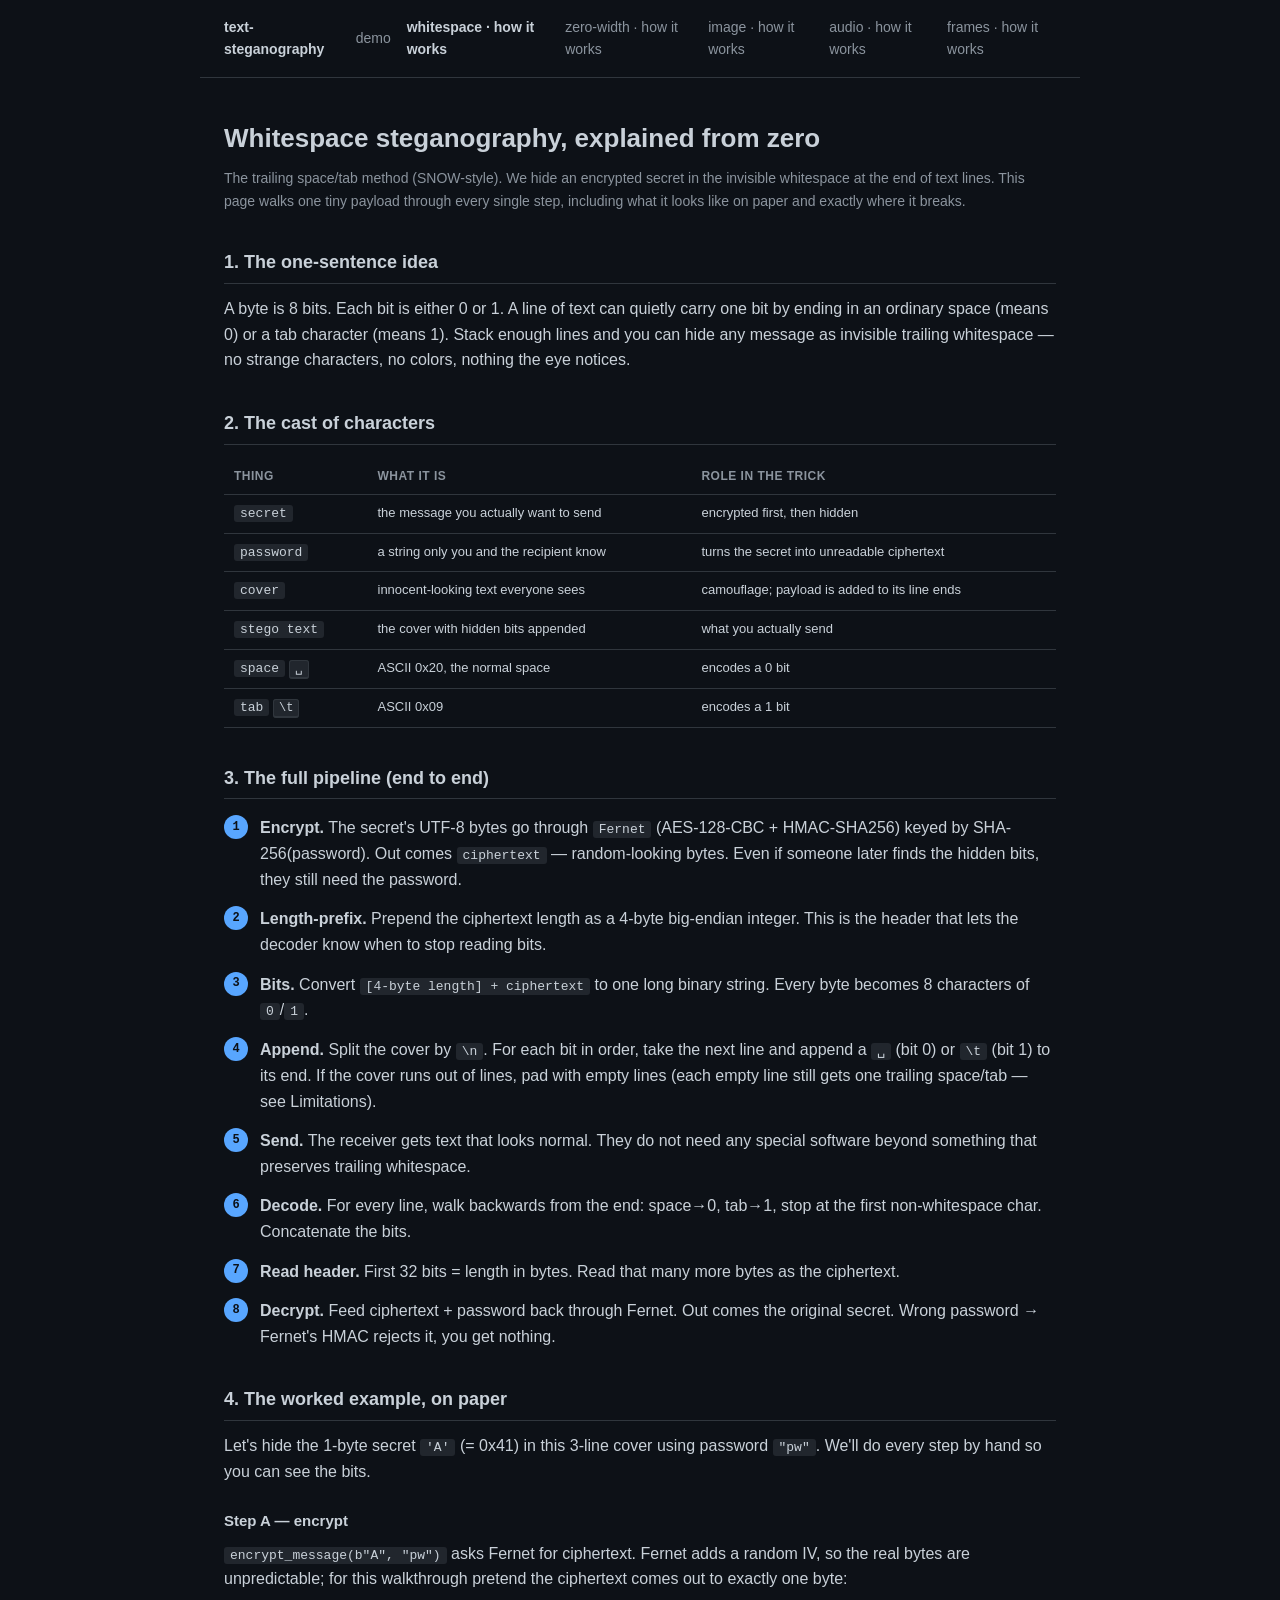
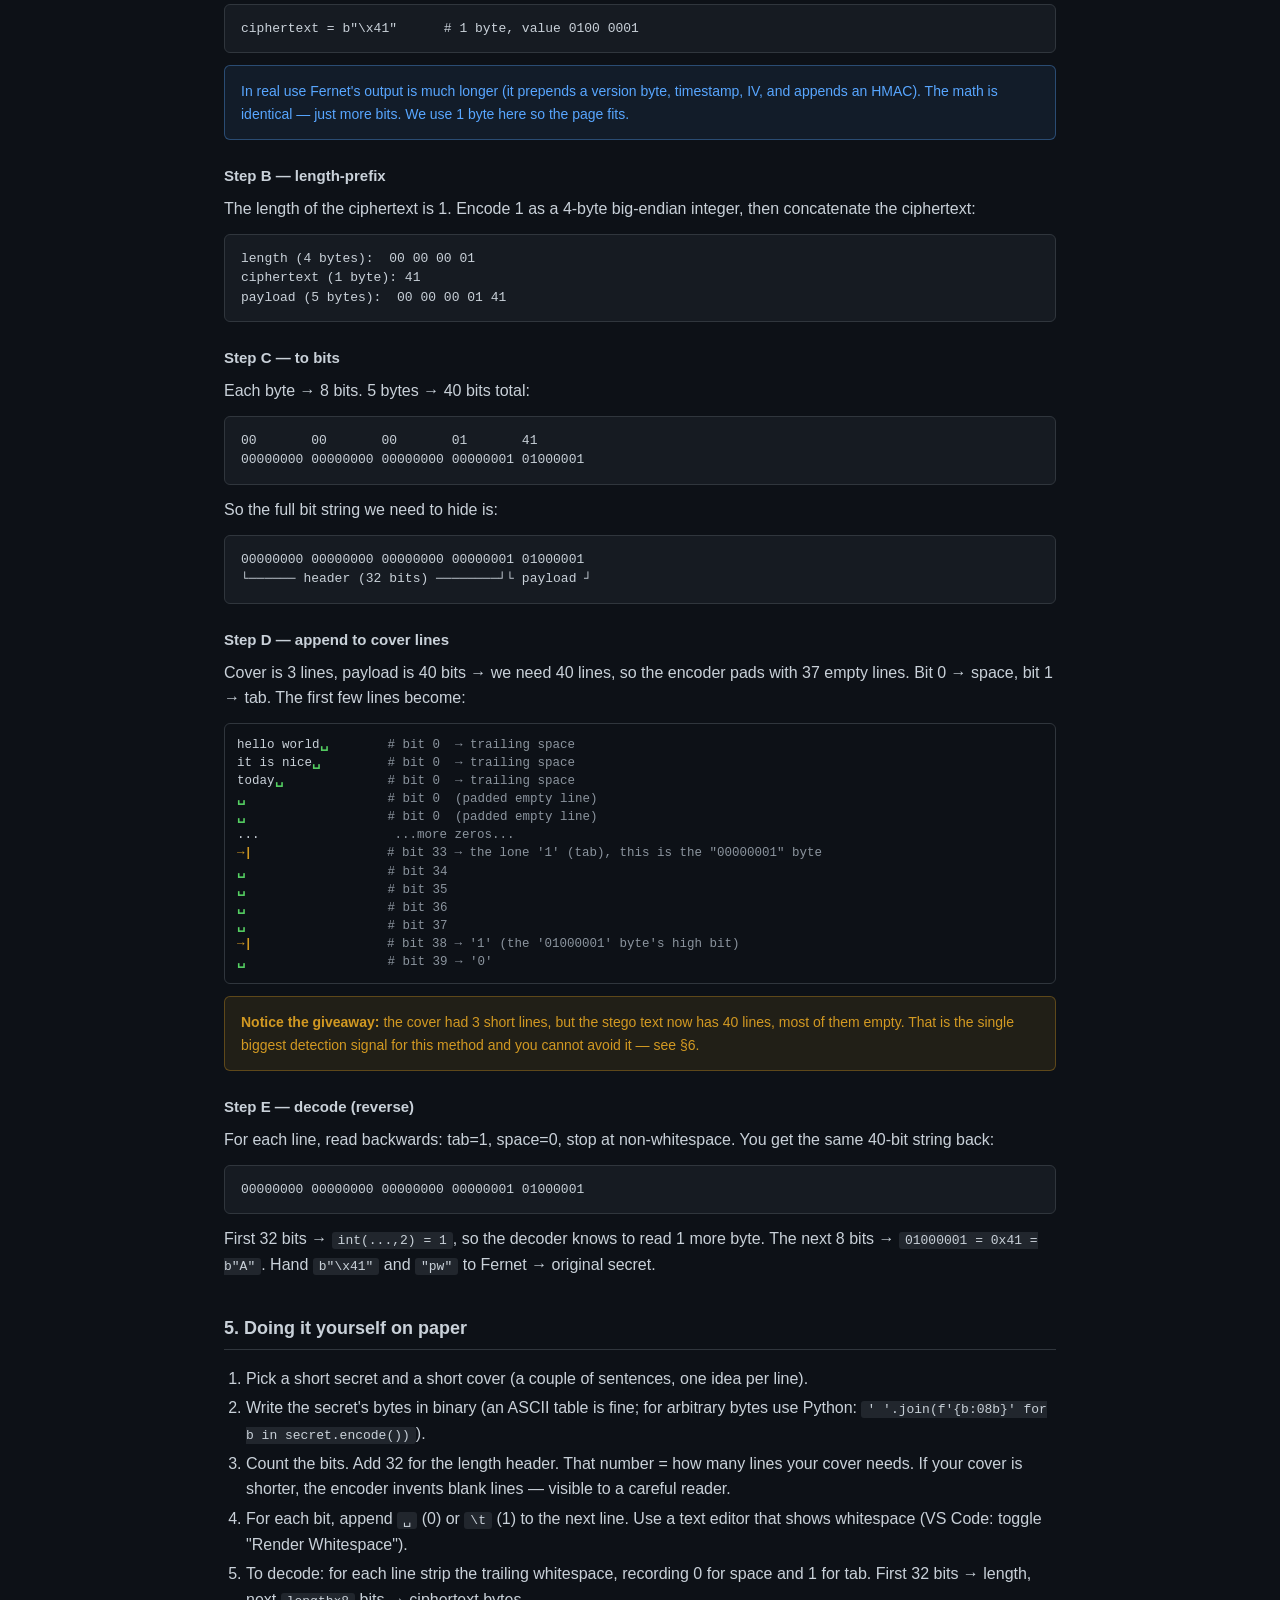
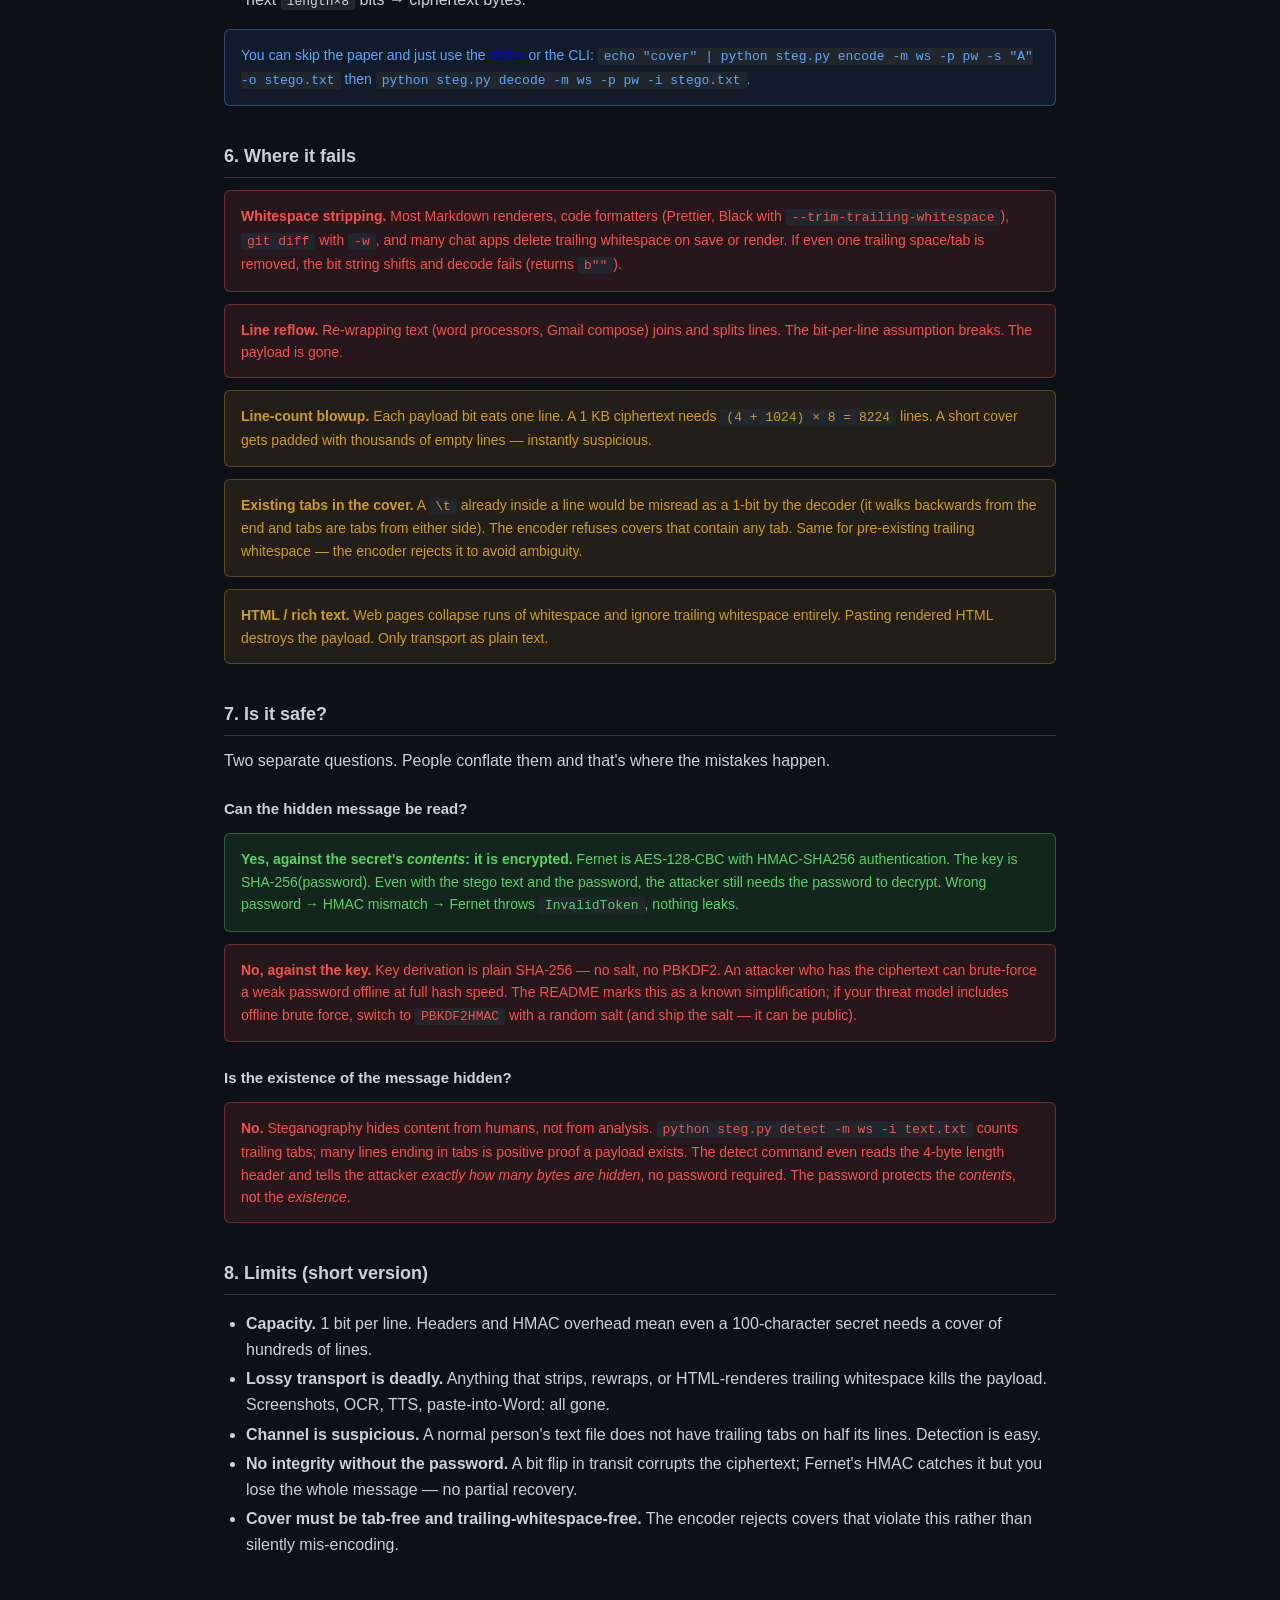
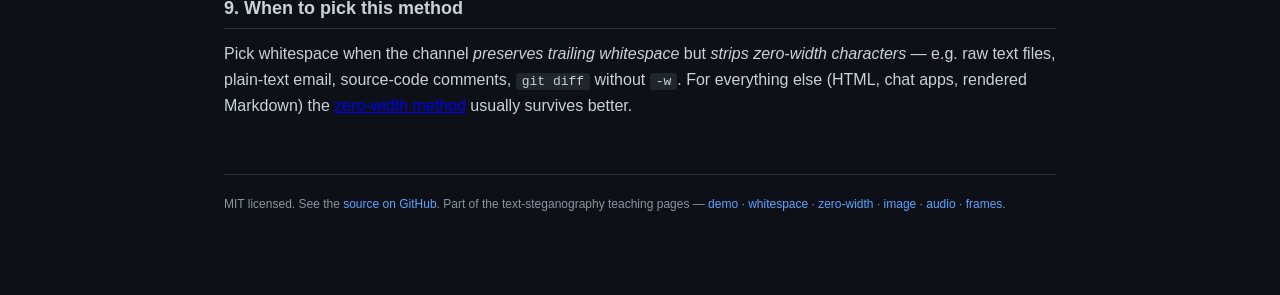
<file: docs/whitespace.html>
<!DOCTYPE html>
<html lang="en">
<head>
<meta charset="utf-8" />
<meta name="viewport" content="width=device-width, initial-scale=1" />
<title>Whitespace steganography — how it works · text-steganography</title>
<link rel="stylesheet" href="style.css" />
</head>
<body>
<nav class="top">
  <span class="brand">text-steganography</span>
  <a href="index.html">demo</a>
  <a href="whitespace.html" class="active">whitespace · how it works</a>
  <a href="zero-width.html">zero-width · how it works</a>
  <a href="lsb-image.html">image · how it works</a>
  <a href="wav-lsb.html">audio · how it works</a>
  <a href="frames-png-sequence.html">frames · how it works</a>
</nav>
<main>
  <header>
    <h1>Whitespace steganography, explained from zero</h1>
    <div class="subtitle">
      The trailing space/tab method (SNOW-style). We hide an encrypted secret
      in the invisible whitespace at the end of text lines. This page walks one
      tiny payload through every single step, including what it looks like on
      paper and exactly where it breaks.
    </div>
  </header>

  <h2>1. The one-sentence idea</h2>
  <p>
    A byte is 8 bits. Each bit is either 0 or 1. A line of text can quietly
    carry one bit by ending in an ordinary space (means 0) or a tab character
    (means 1). Stack enough lines and you can hide any message as invisible
    trailing whitespace — no strange characters, no colors, nothing the eye
    notices.
  </p>

  <h2>2. The cast of characters</h2>
  <table>
    <tr><th>Thing</th><th>What it is</th><th>Role in the trick</th></tr>
    <tr><td><code>secret</code></td><td>the message you actually want to send</td><td>encrypted first, then hidden</td></tr>
    <tr><td><code>password</code></td><td>a string only you and the recipient know</td><td>turns the secret into unreadable ciphertext</td></tr>
    <tr><td><code>cover</code></td><td>innocent-looking text everyone sees</td><td>camouflage; payload is added to its line ends</td></tr>
    <tr><td><code>stego text</code></td><td>the cover with hidden bits appended</td><td>what you actually send</td></tr>
    <tr><td><code>space</code> <span class="kbd">␣</span></td><td>ASCII 0x20, the normal space</td><td>encodes a 0 bit</td></tr>
    <tr><td><code>tab</code> <span class="kbd">\t</span></td><td>ASCII 0x09</td><td>encodes a 1 bit</td></tr>
  </table>

  <h2>3. The full pipeline (end to end)</h2>
  <ol class="steps">
    <li><strong>Encrypt.</strong> The secret's UTF-8 bytes go through <code>Fernet</code> (AES-128-CBC + HMAC-SHA256) keyed by SHA-256(password). Out comes <code>ciphertext</code> — random-looking bytes. Even if someone later finds the hidden bits, they still need the password.</li>
    <li><strong>Length-prefix.</strong> Prepend the ciphertext length as a 4-byte big-endian integer. This is the header that lets the decoder know when to stop reading bits.</li>
    <li><strong>Bits.</strong> Convert <code>[4-byte length] + ciphertext</code> to one long binary string. Every byte becomes 8 characters of <code>0</code>/<code>1</code>.</li>
    <li><strong>Append.</strong> Split the cover by <code>\n</code>. For each bit in order, take the next line and append a <code>␣</code> (bit 0) or <code>\t</code> (bit 1) to its end. If the cover runs out of lines, pad with empty lines (each empty line still gets one trailing space/tab — see Limitations).</li>
    <li><strong>Send.</strong> The receiver gets text that looks normal. They do not need any special software beyond something that preserves trailing whitespace.</li>
    <li><strong>Decode.</strong> For every line, walk backwards from the end: space→0, tab→1, stop at the first non-whitespace char. Concatenate the bits.</li>
    <li><strong>Read header.</strong> First 32 bits = length in bytes. Read that many more bytes as the ciphertext.</li>
    <li><strong>Decrypt.</strong> Feed ciphertext + password back through Fernet. Out comes the original secret. Wrong password → Fernet's HMAC rejects it, you get nothing.</li>
  </ol>

  <h2>4. The worked example, on paper</h2>
  <p>
    Let's hide the 1-byte secret <code>'A'</code> (= 0x41) in this 3-line cover
    using password <code>"pw"</code>. We'll do every step by hand so you can
    see the bits.
  </p>

  <h3>Step A — encrypt</h3>
  <p>
    <code>encrypt_message(b"A", "pw")</code> asks Fernet for ciphertext. Fernet
    adds a random IV, so the real bytes are unpredictable; for this walkthrough
    pretend the ciphertext comes out to exactly one byte:
  </p>
<pre><code>ciphertext = b"\x41"      # 1 byte, value 0100 0001
</code></pre>
  <p class="note info">In real use Fernet's output is much longer (it prepends a version byte, timestamp, IV, and appends an HMAC). The math is identical — just more bits. We use 1 byte here so the page fits.</p>

  <h3>Step B — length-prefix</h3>
  <p>The length of the ciphertext is 1. Encode 1 as a 4-byte big-endian integer, then concatenate the ciphertext:</p>
<pre><code>length (4 bytes):  00 00 00 01
ciphertext (1 byte): 41
payload (5 bytes):  00 00 00 01 41
</code></pre>

  <h3>Step C — to bits</h3>
  <p>Each byte → 8 bits. 5 bytes → 40 bits total:</p>
<pre><code>00       00       00       01       41
00000000 00000000 00000000 00000001 01000001
</code></pre>
  <p>So the full bit string we need to hide is:</p>
<pre><code>00000000 00000000 00000000 00000001 01000001
└────── header (32 bits) ────────┘└ payload ┘
</code></pre>

  <h3>Step D — append to cover lines</h3>
  <p>Cover is 3 lines, payload is 40 bits → we need 40 lines, so the encoder pads with 37 empty lines. Bit 0 → space, bit 1 → tab. The first few lines become:</p>
<div class="ascii">hello world<span class="ws0">␣</span>        <span class="dim"># bit 0  → trailing space</span>
it is nice<span class="ws0">␣</span>         <span class="dim"># bit 0  → trailing space</span>
today<span class="ws0">␣</span>              <span class="dim"># bit 0  → trailing space</span>
<span class="ws0">␣</span>                   <span class="dim"># bit 0  (padded empty line)</span>
<span class="ws0">␣</span>                   <span class="dim"># bit 0  (padded empty line)</span>
...                  <span class="dim">...more zeros...</span>
<span class="ws1">→|</span>                  <span class="dim"># bit 33 → the lone '1' (tab), this is the "00000001" byte</span>
<span class="ws0">␣</span>                   <span class="dim"># bit 34</span>
<span class="ws0">␣</span>                   <span class="dim"># bit 35</span>
<span class="ws0">␣</span>                   <span class="dim"># bit 36</span>
<span class="ws0">␣</span>                   <span class="dim"># bit 37</span>
<span class="ws1">→|</span>                  <span class="dim"># bit 38 → '1' (the '01000001' byte's high bit)</span>
<span class="ws0">␣</span>                   <span class="dim"># bit 39 → '0'</span>
</div>
  <p class="note warn"><strong>Notice the giveaway:</strong> the cover had 3 short lines, but the stego text now has 40 lines, most of them empty. That is the single biggest detection signal for this method and you cannot avoid it — see §6.</p>

  <h3>Step E — decode (reverse)</h3>
  <p>For each line, read backwards: tab=1, space=0, stop at non-whitespace. You get the same 40-bit string back:</p>
<pre><code>00000000 00000000 00000000 00000001 01000001
</code></pre>
  <p>First 32 bits → <code>int(...,2) = 1</code>, so the decoder knows to read 1 more byte. The next 8 bits → <code>01000001 = 0x41 = b"A"</code>. Hand <code>b"\x41"</code> and <code>"pw"</code> to Fernet → original secret.</p>

  <h2>5. Doing it yourself on paper</h2>
  <ol>
    <li>Pick a short secret and a short cover (a couple of sentences, one idea per line).</li>
    <li>Write the secret's bytes in binary (an ASCII table is fine; for arbitrary bytes use Python: <code>' '.join(f'{b:08b}' for b in secret.encode())</code>).</li>
    <li>Count the bits. Add 32 for the length header. That number = how many lines your cover needs. If your cover is shorter, the encoder invents blank lines — visible to a careful reader.</li>
    <li>For each bit, append <code>␣</code> (0) or <code>\t</code> (1) to the next line. Use a text editor that shows whitespace (VS Code: toggle "Render Whitespace").</li>
    <li>To decode: for each line strip the trailing whitespace, recording 0 for space and 1 for tab. First 32 bits → length, next <code>length×8</code> bits → ciphertext bytes.</li>
  </ol>
  <p class="note info">You can skip the paper and just use the <a href="index.html">demo</a> or the CLI: <code>echo "cover" | python steg.py encode -m ws -p pw -s "A" -o stego.txt</code> then <code>python steg.py decode -m ws -p pw -i stego.txt</code>.</p>

  <h2>6. Where it fails</h2>
  <div class="note danger">
    <p><strong>Whitespace stripping.</strong> Most Markdown renderers, code formatters (Prettier, Black with <code>--trim-trailing-whitespace</code>), <code>git diff</code> with <code>-w</code>, and many chat apps delete trailing whitespace on save or render. If even one trailing space/tab is removed, the bit string shifts and decode fails (returns <code>b""</code>).</p>
  </div>
  <div class="note danger">
    <p><strong>Line reflow.</strong> Re-wrapping text (word processors, Gmail compose) joins and splits lines. The bit-per-line assumption breaks. The payload is gone.</p>
  </div>
  <div class="note warn">
    <p><strong>Line-count blowup.</strong> Each payload bit eats one line. A 1 KB ciphertext needs <code>(4 + 1024) × 8 = 8224</code> lines. A short cover gets padded with thousands of empty lines — instantly suspicious.</p>
  </div>
  <div class="note warn">
    <p><strong>Existing tabs in the cover.</strong> A <code>\t</code> already inside a line would be misread as a 1-bit by the decoder (it walks backwards from the end and tabs are tabs from either side). The encoder refuses covers that contain any tab. Same for pre-existing trailing whitespace — the encoder rejects it to avoid ambiguity.</p>
  </div>
  <div class="note warn">
    <p><strong>HTML / rich text.</strong> Web pages collapse runs of whitespace and ignore trailing whitespace entirely. Pasting rendered HTML destroys the payload. Only transport as plain text.</p>
  </div>

  <h2>7. Is it safe?</h2>
  <p>Two separate questions. People conflate them and that's where the mistakes happen.</p>

  <h3>Can the hidden message be read?</h3>
  <div class="note safe">
    <p><strong>Yes, against the secret's <em>contents</em>: it is encrypted.</strong> Fernet is AES-128-CBC with HMAC-SHA256 authentication. The key is SHA-256(password). Even with the stego text and the password, the attacker still needs the password to decrypt. Wrong password → HMAC mismatch → Fernet throws <code>InvalidToken</code>, nothing leaks.</p>
  </div>
  <div class="note danger">
    <p><strong>No, against the key.</strong> Key derivation is plain SHA-256 — no salt, no PBKDF2. An attacker who has the ciphertext can brute-force a weak password offline at full hash speed. The README marks this as a known simplification; if your threat model includes offline brute force, switch to <code>PBKDF2HMAC</code> with a random salt (and ship the salt — it can be public).</p>
  </div>

  <h3>Is the existence of the message hidden?</h3>
  <div class="note danger">
    <p><strong>No.</strong> Steganography hides content from humans, not from analysis. <code>python steg.py detect -m ws -i text.txt</code> counts trailing tabs; many lines ending in tabs is positive proof a payload exists. The detect command even reads the 4-byte length header and tells the attacker <em>exactly how many bytes are hidden</em>, no password required. The password protects the <em>contents</em>, not the <em>existence</em>.</p>
  </div>

  <h2>8. Limits (short version)</h2>
  <ul>
    <li><strong>Capacity.</strong> 1 bit per line. Headers and HMAC overhead mean even a 100-character secret needs a cover of hundreds of lines.</li>
    <li><strong>Lossy transport is deadly.</strong> Anything that strips, rewraps, or HTML-renderes trailing whitespace kills the payload. Screenshots, OCR, TTS, paste-into-Word: all gone.</li>
    <li><strong>Channel is suspicious.</strong> A normal person's text file does not have trailing tabs on half its lines. Detection is easy.</li>
    <li><strong>No integrity without the password.</strong> A bit flip in transit corrupts the ciphertext; Fernet's HMAC catches it but you lose the whole message — no partial recovery.</li>
    <li><strong>Cover must be tab-free and trailing-whitespace-free.</strong> The encoder rejects covers that violate this rather than silently mis-encoding.</li>
  </ul>

  <h2>9. When to pick this method</h2>
  <p>
    Pick whitespace when the channel <em>preserves trailing whitespace</em> but
    <em>strips zero-width characters</em> — e.g. raw text files, plain-text
    email, source-code comments, <code>git diff</code> without <code>-w</code>.
    For everything else (HTML, chat apps, rendered Markdown) the
    <a href="zero-width.html">zero-width method</a> usually survives better.
  </p>

  <footer>
    MIT licensed. See the <a href="https://github.com/Saman-ghorayshi/text-steganography">source on GitHub</a>.
    Part of the text-steganography teaching pages —
    <a href="index.html">demo</a> ·
    <a href="whitespace.html">whitespace</a> ·
    <a href="zero-width.html">zero-width</a> ·
    <a href="lsb-image.html">image</a> ·
    <a href="wav-lsb.html">audio</a> ·
    <a href="frames-png-sequence.html">frames</a>.
  </footer>
</main>
</body>
</html>
</file>
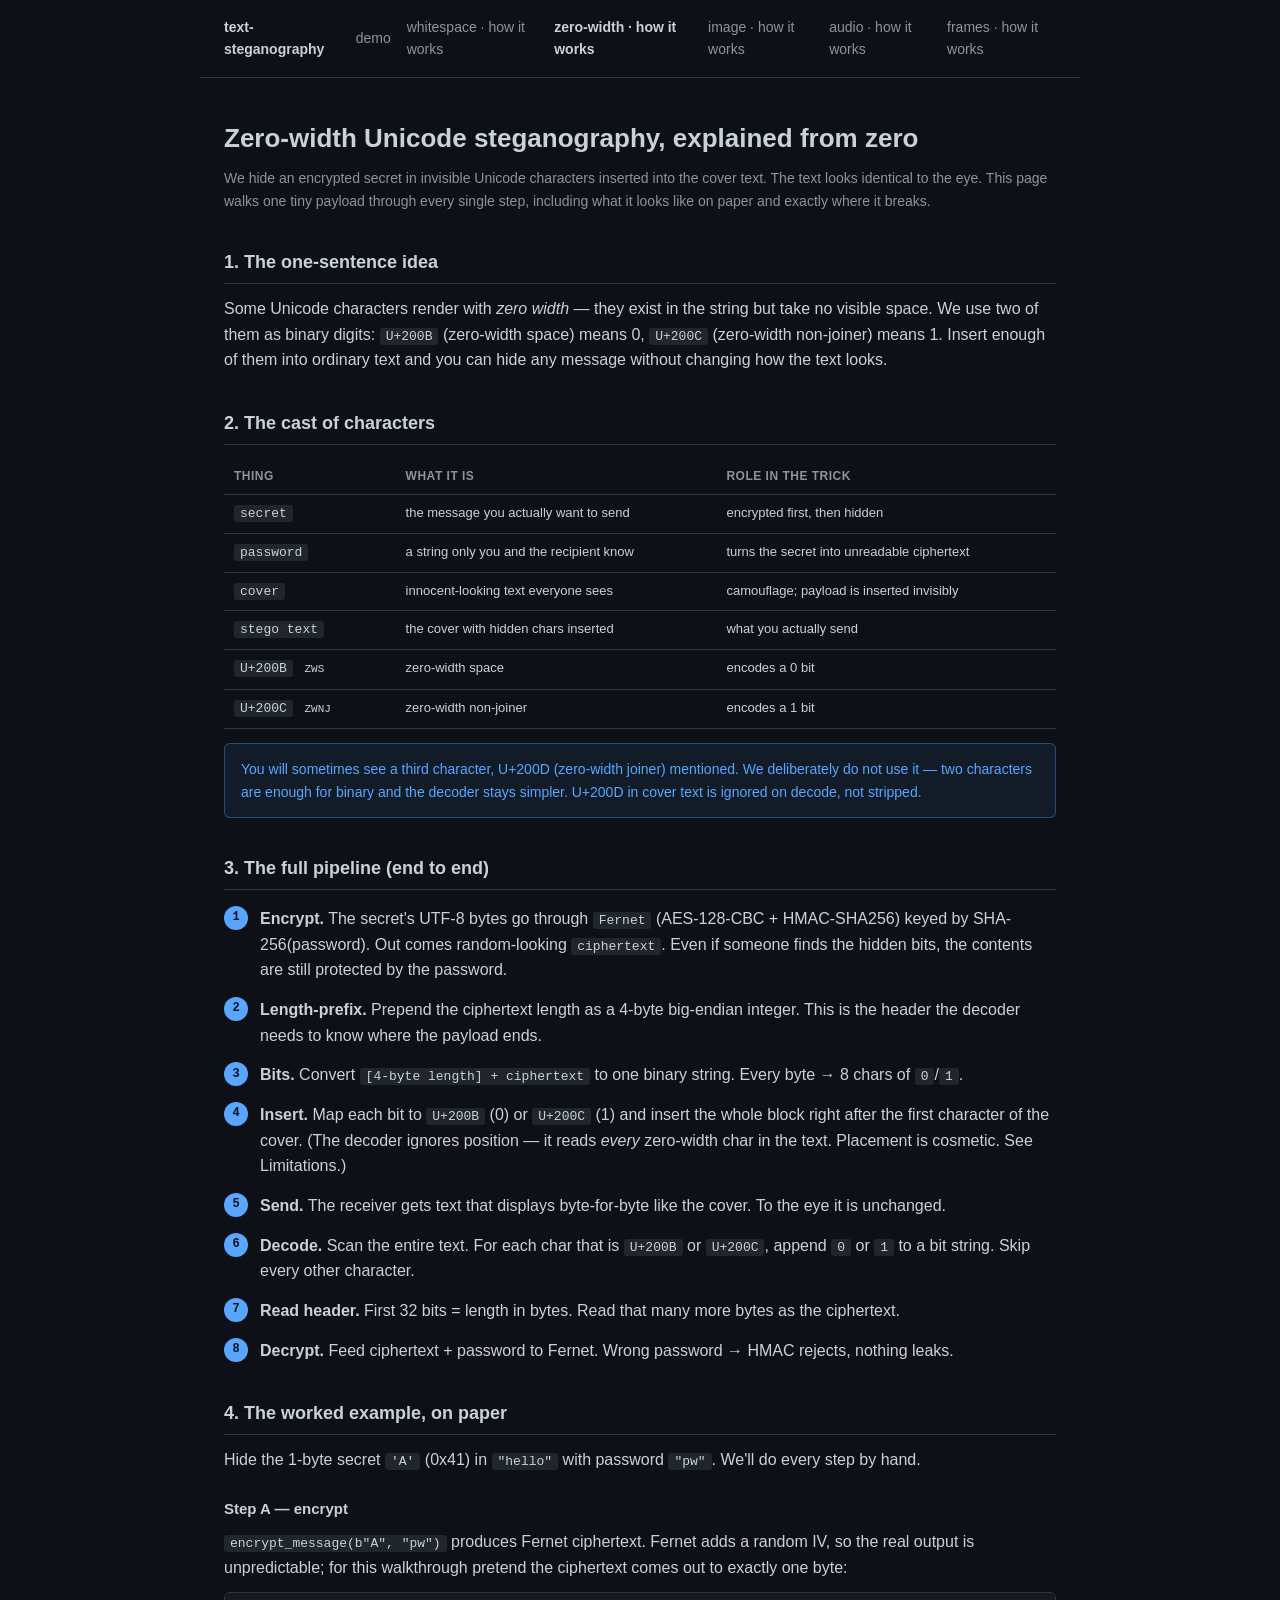
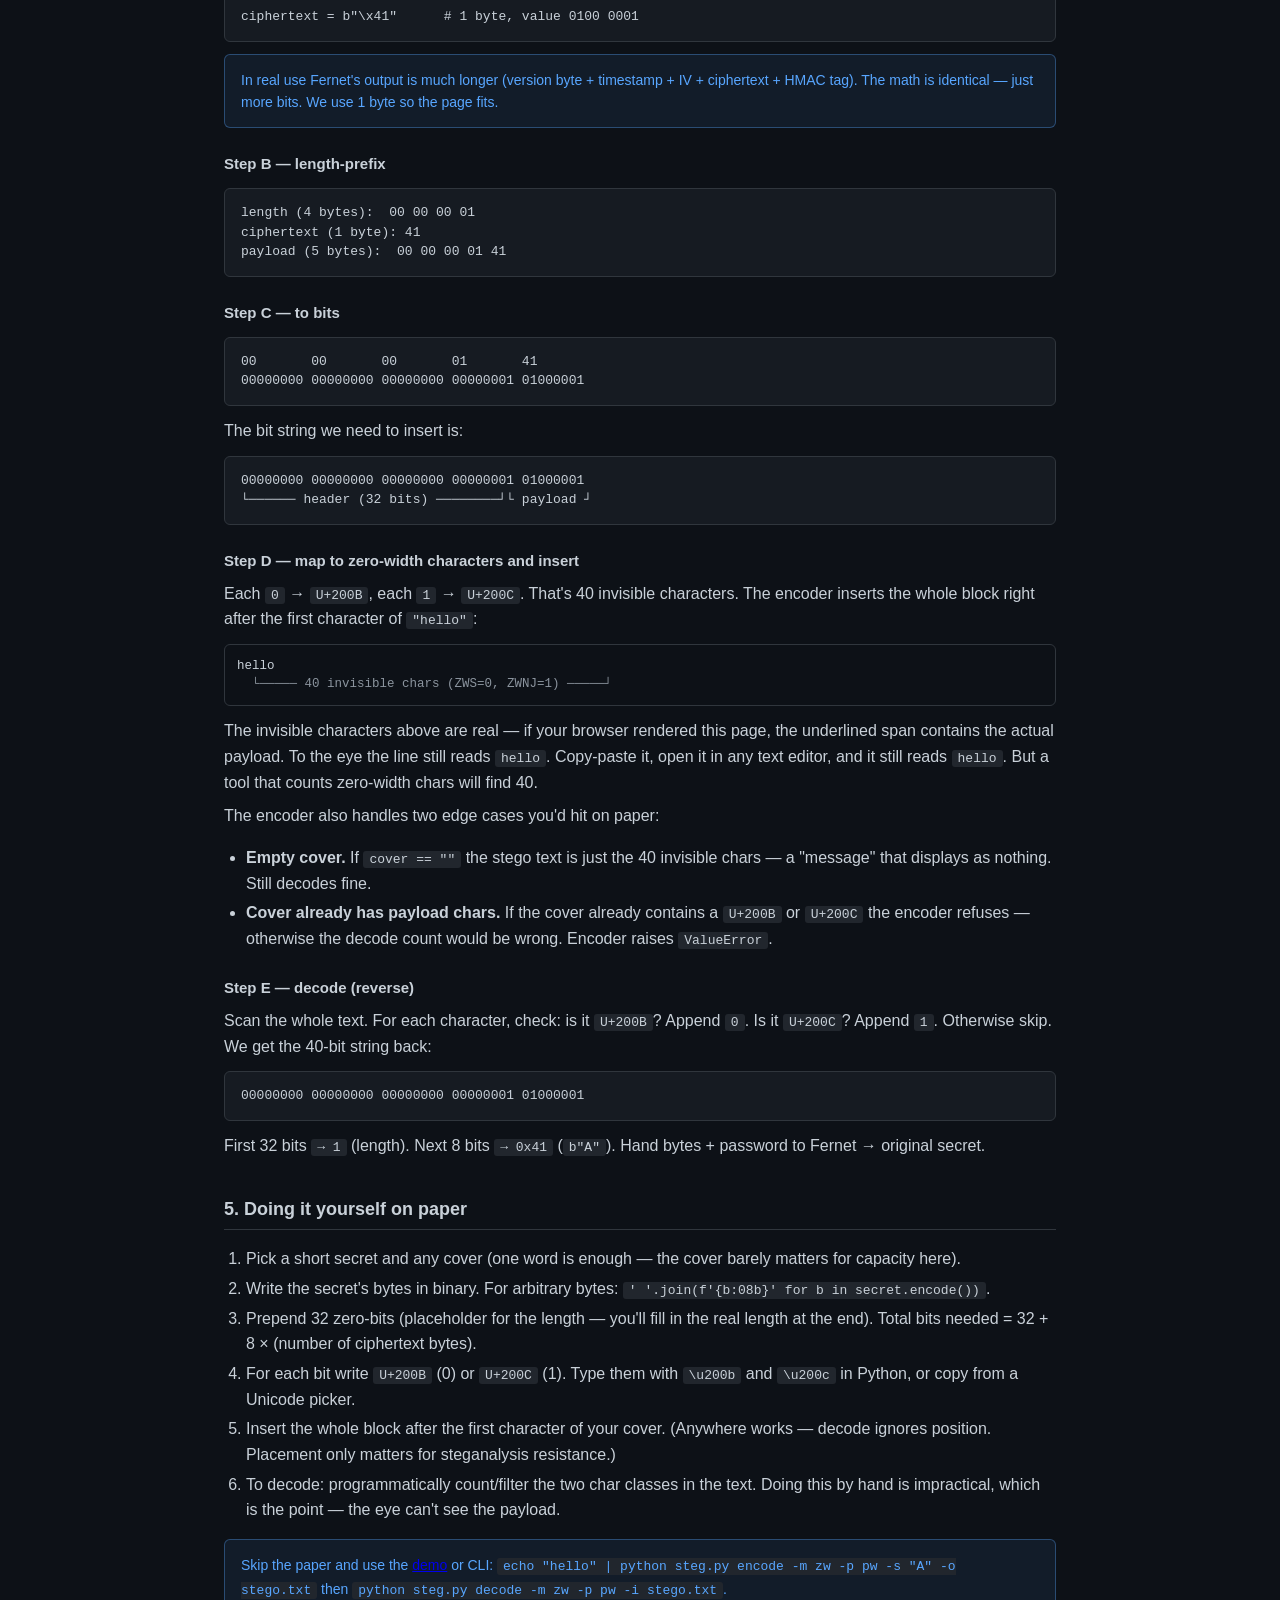
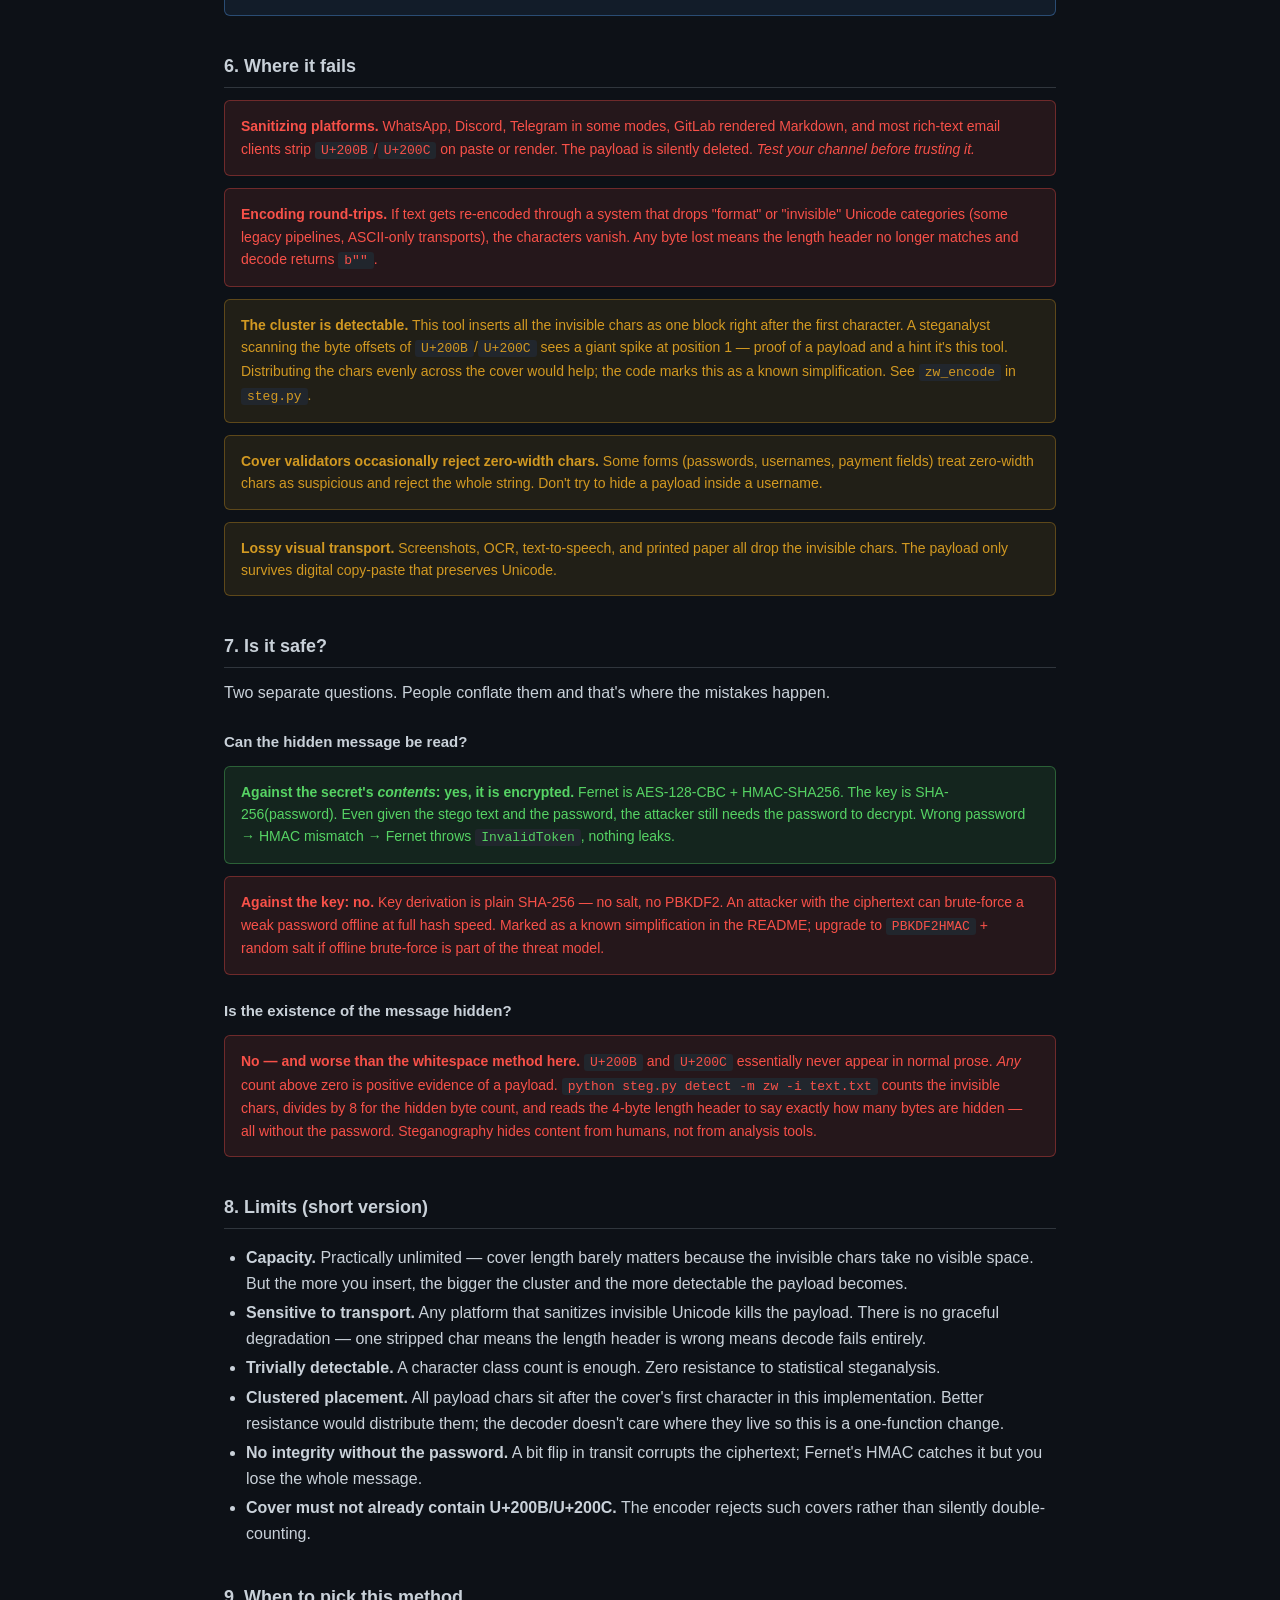
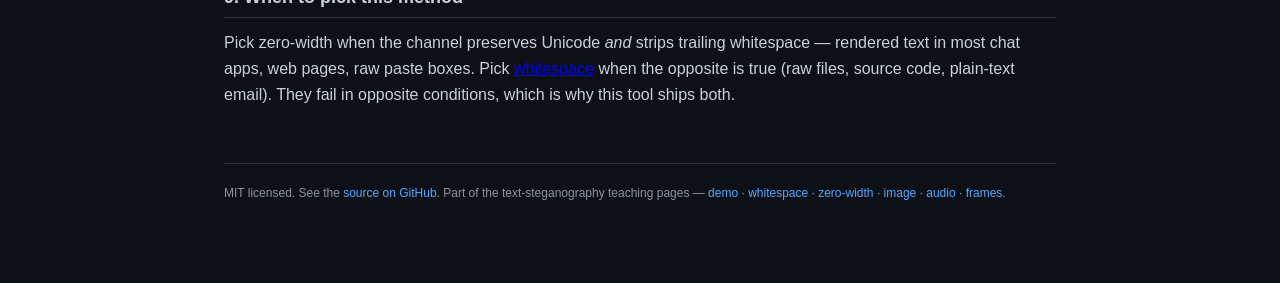
<file: docs/zero-width.html>
<!DOCTYPE html>
<html lang="en">
<head>
<meta charset="utf-8" />
<meta name="viewport" content="width=device-width, initial-scale=1" />
<title>Zero-width steganography — how it works · text-steganography</title>
<link rel="stylesheet" href="style.css" />
</head>
<body>
<nav class="top">
  <span class="brand">text-steganography</span>
  <a href="index.html">demo</a>
  <a href="whitespace.html">whitespace · how it works</a>
  <a href="zero-width.html" class="active">zero-width · how it works</a>
  <a href="lsb-image.html">image · how it works</a>
  <a href="wav-lsb.html">audio · how it works</a>
  <a href="frames-png-sequence.html">frames · how it works</a>
</nav>
<main>
  <header>
    <h1>Zero-width Unicode steganography, explained from zero</h1>
    <div class="subtitle">
      We hide an encrypted secret in invisible Unicode characters inserted
      into the cover text. The text looks identical to the eye. This page
      walks one tiny payload through every single step, including what it
      looks like on paper and exactly where it breaks.
    </div>
  </header>

  <h2>1. The one-sentence idea</h2>
  <p>
    Some Unicode characters render with <em>zero width</em> — they exist in
    the string but take no visible space. We use two of them as binary digits:
    <code>U+200B</code> (zero-width space) means 0,
    <code>U+200C</code> (zero-width non-joiner) means 1.
    Insert enough of them into ordinary text and you can hide any message
    without changing how the text looks.
  </p>

  <h2>2. The cast of characters</h2>
  <table>
    <tr><th>Thing</th><th>What it is</th><th>Role in the trick</th></tr>
    <tr><td><code>secret</code></td><td>the message you actually want to send</td><td>encrypted first, then hidden</td></tr>
    <tr><td><code>password</code></td><td>a string only you and the recipient know</td><td>turns the secret into unreadable ciphertext</td></tr>
    <tr><td><code>cover</code></td><td>innocent-looking text everyone sees</td><td>camouflage; payload is inserted invisibly</td></tr>
    <tr><td><code>stego text</code></td><td>the cover with hidden chars inserted</td><td>what you actually send</td></tr>
    <tr><td><code>U+200B</code> <span class="label">ZWS</span></td><td>zero-width space</td><td>encodes a 0 bit</td></tr>
    <tr><td><code>U+200C</code> <span class="label">ZWNJ</span></td><td>zero-width non-joiner</td><td>encodes a 1 bit</td></tr>
  </table>
  <p class="note info">You will sometimes see a third character, U+200D (zero-width joiner) mentioned. We deliberately do not use it — two characters are enough for binary and the decoder stays simpler. U+200D in cover text is ignored on decode, not stripped.</p>

  <h2>3. The full pipeline (end to end)</h2>
  <ol class="steps">
    <li><strong>Encrypt.</strong> The secret's UTF-8 bytes go through <code>Fernet</code> (AES-128-CBC + HMAC-SHA256) keyed by SHA-256(password). Out comes random-looking <code>ciphertext</code>. Even if someone finds the hidden bits, the contents are still protected by the password.</li>
    <li><strong>Length-prefix.</strong> Prepend the ciphertext length as a 4-byte big-endian integer. This is the header the decoder needs to know where the payload ends.</li>
    <li><strong>Bits.</strong> Convert <code>[4-byte length] + ciphertext</code> to one binary string. Every byte → 8 chars of <code>0</code>/<code>1</code>.</li>
    <li><strong>Insert.</strong> Map each bit to <code>U+200B</code> (0) or <code>U+200C</code> (1) and insert the whole block right after the first character of the cover. (The decoder ignores position — it reads <em>every</em> zero-width char in the text. Placement is cosmetic. See Limitations.)</li>
    <li><strong>Send.</strong> The receiver gets text that displays byte-for-byte like the cover. To the eye it is unchanged.</li>
    <li><strong>Decode.</strong> Scan the entire text. For each char that is <code>U+200B</code> or <code>U+200C</code>, append <code>0</code> or <code>1</code> to a bit string. Skip every other character.</li>
    <li><strong>Read header.</strong> First 32 bits = length in bytes. Read that many more bytes as the ciphertext.</li>
    <li><strong>Decrypt.</strong> Feed ciphertext + password to Fernet. Wrong password → HMAC rejects, nothing leaks.</li>
  </ol>

  <h2>4. The worked example, on paper</h2>
  <p>
    Hide the 1-byte secret <code>'A'</code> (0x41) in <code>"hello"</code> with
    password <code>"pw"</code>. We'll do every step by hand.
  </p>

  <h3>Step A — encrypt</h3>
  <p>
    <code>encrypt_message(b"A", "pw")</code> produces Fernet ciphertext. Fernet
    adds a random IV, so the real output is unpredictable; for this walkthrough
    pretend the ciphertext comes out to exactly one byte:
  </p>
<pre><code>ciphertext = b"\x41"      # 1 byte, value 0100 0001
</code></pre>
  <p class="note info">In real use Fernet's output is much longer (version byte + timestamp + IV + ciphertext + HMAC tag). The math is identical — just more bits. We use 1 byte so the page fits.</p>

  <h3>Step B — length-prefix</h3>
<pre><code>length (4 bytes):  00 00 00 01
ciphertext (1 byte): 41
payload (5 bytes):  00 00 00 01 41
</code></pre>

  <h3>Step C — to bits</h3>
<pre><code>00       00       00       01       41
00000000 00000000 00000000 00000001 01000001
</code></pre>
  <p>The bit string we need to insert is:</p>
<pre><code>00000000 00000000 00000000 00000001 01000001
└────── header (32 bits) ────────┘└ payload ┘
</code></pre>

  <h3>Step D — map to zero-width characters and insert</h3>
  <p>Each <code>0</code> → <code>U+200B</code>, each <code>1</code> → <code>U+200C</code>. That's 40 invisible characters. The encoder inserts the whole block right after the first character of <code>"hello"</code>:</p>
<div class="ascii">h<span class="zw">​‌​‌​‌​‌​‌​‌​‌​‌​‌​‌​‌​‌​‌​‌​‌​‌​‌​‌​‌​‌​‌​‌​‌​‌​‌​‌</span>ello
<span class="dim">  └───── 40 invisible chars (ZWS=0, ZWNJ=1) ─────┘</span>
</div>
  <p>
    The invisible characters above are real — if your browser rendered this
    page, the underlined span contains the actual payload. To the eye the line
    still reads <code>hello</code>. Copy-paste it, open it in any text editor,
    and it still reads <code>hello</code>. But a tool that counts zero-width
    chars will find 40.
  </p>
  <p>The encoder also handles two edge cases you'd hit on paper:</p>
  <ul>
    <li><strong>Empty cover.</strong> If <code>cover == ""</code> the stego text is just the 40 invisible chars — a "message" that displays as nothing. Still decodes fine.</li>
    <li><strong>Cover already has payload chars.</strong> If the cover already contains a <code>U+200B</code> or <code>U+200C</code> the encoder refuses — otherwise the decode count would be wrong. Encoder raises <code>ValueError</code>.</li>
  </ul>

  <h3>Step E — decode (reverse)</h3>
  <p>Scan the whole text. For each character, check: is it <code>U+200B</code>? Append <code>0</code>. Is it <code>U+200C</code>? Append <code>1</code>. Otherwise skip. We get the 40-bit string back:</p>
<pre><code>00000000 00000000 00000000 00000001 01000001
</code></pre>
  <p>First 32 bits <code>→ 1</code> (length). Next 8 bits <code>→ 0x41</code> (<code>b"A"</code>). Hand bytes + password to Fernet → original secret.</p>

  <h2>5. Doing it yourself on paper</h2>
  <ol>
    <li>Pick a short secret and any cover (one word is enough — the cover barely matters for capacity here).</li>
    <li>Write the secret's bytes in binary. For arbitrary bytes: <code>' '.join(f'{b:08b}' for b in secret.encode())</code>.</li>
    <li>Prepend 32 zero-bits (placeholder for the length — you'll fill in the real length at the end). Total bits needed = 32 + 8 × (number of ciphertext bytes).</li>
    <li>For each bit write <code>U+200B</code> (0) or <code>U+200C</code> (1). Type them with <code>\u200b</code> and <code>\u200c</code> in Python, or copy from a Unicode picker.</li>
    <li>Insert the whole block after the first character of your cover. (Anywhere works — decode ignores position. Placement only matters for steganalysis resistance.)</li>
    <li>To decode: programmatically count/filter the two char classes in the text. Doing this by hand is impractical, which is the point — the eye can't see the payload.</li>
  </ol>
  <p class="note info">Skip the paper and use the <a href="index.html">demo</a> or CLI: <code>echo "hello" | python steg.py encode -m zw -p pw -s "A" -o stego.txt</code> then <code>python steg.py decode -m zw -p pw -i stego.txt</code>.</p>

  <h2>6. Where it fails</h2>
  <div class="note danger">
    <p><strong>Sanitizing platforms.</strong> WhatsApp, Discord, Telegram in some modes, GitLab rendered Markdown, and most rich-text email clients strip <code>U+200B</code>/<code>U+200C</code> on paste or render. The payload is silently deleted. <em>Test your channel before trusting it.</em></p>
  </div>
  <div class="note danger">
    <p><strong>Encoding round-trips.</strong> If text gets re-encoded through a system that drops "format" or "invisible" Unicode categories (some legacy pipelines, ASCII-only transports), the characters vanish. Any byte lost means the length header no longer matches and decode returns <code>b""</code>.</p>
  </div>
  <div class="note warn">
    <p><strong>The cluster is detectable.</strong> This tool inserts all the invisible chars as one block right after the first character. A steganalyst scanning the byte offsets of <code>U+200B</code>/<code>U+200C</code> sees a giant spike at position 1 — proof of a payload and a hint it's this tool. Distributing the chars evenly across the cover would help; the code marks this as a known simplification. See <code>zw_encode</code> in <code>steg.py</code>.</p>
  </div>
  <div class="note warn">
    <p><strong>Cover validators occasionally reject zero-width chars.</strong> Some forms (passwords, usernames, payment fields) treat zero-width chars as suspicious and reject the whole string. Don't try to hide a payload inside a username.</p>
  </div>
  <div class="note warn">
    <p><strong>Lossy visual transport.</strong> Screenshots, OCR, text-to-speech, and printed paper all drop the invisible chars. The payload only survives digital copy-paste that preserves Unicode.</p>
  </div>

  <h2>7. Is it safe?</h2>
  <p>Two separate questions. People conflate them and that's where the mistakes happen.</p>

  <h3>Can the hidden message be read?</h3>
  <div class="note safe">
    <p><strong>Against the secret's <em>contents</em>: yes, it is encrypted.</strong> Fernet is AES-128-CBC + HMAC-SHA256. The key is SHA-256(password). Even given the stego text and the password, the attacker still needs the password to decrypt. Wrong password → HMAC mismatch → Fernet throws <code>InvalidToken</code>, nothing leaks.</p>
  </div>
  <div class="note danger">
    <p><strong>Against the key: no.</strong> Key derivation is plain SHA-256 — no salt, no PBKDF2. An attacker with the ciphertext can brute-force a weak password offline at full hash speed. Marked as a known simplification in the README; upgrade to <code>PBKDF2HMAC</code> + random salt if offline brute-force is part of the threat model.</p>
  </div>

  <h3>Is the existence of the message hidden?</h3>
  <div class="note danger">
    <p><strong>No — and worse than the whitespace method here.</strong> <code>U+200B</code> and <code>U+200C</code> essentially never appear in normal prose. <em>Any</em> count above zero is positive evidence of a payload. <code>python steg.py detect -m zw -i text.txt</code> counts the invisible chars, divides by 8 for the hidden byte count, and reads the 4-byte length header to say exactly how many bytes are hidden — all without the password. Steganography hides content from humans, not from analysis tools.</p>
  </div>

  <h2>8. Limits (short version)</h2>
  <ul>
    <li><strong>Capacity.</strong> Practically unlimited — cover length barely matters because the invisible chars take no visible space. But the more you insert, the bigger the cluster and the more detectable the payload becomes.</li>
    <li><strong>Sensitive to transport.</strong> Any platform that sanitizes invisible Unicode kills the payload. There is no graceful degradation — one stripped char means the length header is wrong means decode fails entirely.</li>
    <li><strong>Trivially detectable.</strong> A character class count is enough. Zero resistance to statistical steganalysis.</li>
    <li><strong>Clustered placement.</strong> All payload chars sit after the cover's first character in this implementation. Better resistance would distribute them; the decoder doesn't care where they live so this is a one-function change.</li>
    <li><strong>No integrity without the password.</strong> A bit flip in transit corrupts the ciphertext; Fernet's HMAC catches it but you lose the whole message.</li>
    <li><strong>Cover must not already contain U+200B/U+200C.</strong> The encoder rejects such covers rather than silently double-counting.</li>
  </ul>

  <h2>9. When to pick this method</h2>
  <p>
    Pick zero-width when the channel preserves Unicode <em>and</em> strips
    trailing whitespace — rendered text in most chat apps, web pages, raw paste
    boxes. Pick <a href="whitespace.html">whitespace</a> when the opposite is
    true (raw files, source code, plain-text email). They fail in opposite
    conditions, which is why this tool ships both.
  </p>

  <footer>
    MIT licensed. See the <a href="https://github.com/Saman-ghorayshi/text-steganography">source on GitHub</a>.
    Part of the text-steganography teaching pages —
    <a href="index.html">demo</a> ·
    <a href="whitespace.html">whitespace</a> ·
    <a href="zero-width.html">zero-width</a> ·
    <a href="lsb-image.html">image</a> ·
    <a href="wav-lsb.html">audio</a> ·
    <a href="frames-png-sequence.html">frames</a>.
  </footer>
</main>
</body>
</html>
</file>
<file: docs/style.css>
/* shared theme for the text-steganography docs/demo pages */
:root {
  --bg: #0d1117;
  --panel: #161b22;
  --panel-2: #21262d;
  --border: #30363d;
  --text: #c9d1d9;
  --text-dim: #8b949e;
  --accent: #58a6ff;
  --accent-hover: #79b8ff;
  --danger: #f85149;
  --success: #56d364;
  --warn: #d29922;
  --mono: ui-monospace, SFMono-Regular, "SF Mono", Menlo, Consolas, "Liberation Mono", monospace;
}
* { box-sizing: border-box; }
body {
  margin: 0;
  background: var(--bg);
  color: var(--text);
  font-family: -apple-system, BlinkMacSystemFont, "Segoe UI", Helvetica, Arial, sans-serif;
  line-height: 1.6;
}
main {
  max-width: 880px;
  margin: 40px auto 80px;
  padding: 0 24px;
}
nav.top {
  max-width: 880px;
  margin: 0 auto;
  padding: 16px 24px;
  display: flex;
  gap: 16px;
  align-items: center;
  border-bottom: 1px solid var(--border);
  font-size: 14px;
}
nav.top a {
  color: var(--text-dim);
  text-decoration: none;
}
nav.top a:hover { color: var(--text); }
nav.top a.active { color: var(--text); font-weight: 600; }
nav.top .brand { font-weight: 600; color: var(--text); margin-right: 8px; }
header { margin-bottom: 24px; }
h1 {
  font-size: 26px;
  font-weight: 600;
  margin: 0 0 8px 0;
}
h2 {
  font-size: 18px;
  font-weight: 600;
  margin: 36px 0 12px 0;
  padding-bottom: 6px;
  border-bottom: 1px solid var(--border);
}
h3 {
  font-size: 15px;
  font-weight: 600;
  margin: 24px 0 8px 0;
  color: var(--text);
}
.subtitle {
  color: var(--text-dim);
  font-size: 14px;
}
p { margin: 8px 0; }
code, .mono {
  font-family: var(--mono);
  font-size: 13px;
  background: var(--panel-2);
  padding: 1px 6px;
  border-radius: 3px;
}
pre {
  font-family: var(--mono);
  font-size: 13px;
  background: var(--panel);
  border: 1px solid var(--border);
  border-radius: 6px;
  padding: 14px 16px;
  overflow-x: auto;
  line-height: 1.5;
  margin: 12px 0;
}
pre code { background: none; padding: 0; }
.panel {
  background: var(--panel);
  border: 1px solid var(--border);
  border-radius: 6px;
  padding: 20px;
  margin: 16px 0;
}
.label {
  display: inline-block;
  padding: 2px 8px;
  background: var(--bg);
  border-radius: 3px;
  color: var(--text);
  font-family: var(--mono);
  font-size: 11px;
  margin-right: 8px;
}
.note {
  padding: 14px 16px;
  border-radius: 6px;
  font-size: 14px;
  margin: 12px 0;
  border: 1px solid;
}
.note.warn   { background: rgba(210,153,34,0.10); color: var(--warn);   border-color: rgba(210,153,34,0.35); }
.note.danger { background: rgba(248,81,73,0.10);  color: var(--danger); border-color: rgba(248,81,73,0.35); }
.note.safe   { background: rgba(86,211,100,0.10); color: var(--success); border-color: rgba(86,211,100,0.35); }
.note.info   { background: rgba(88,166,255,0.08); color: var(--accent);  border-color: rgba(88,166,255,0.35); }
.note p:first-child { margin-top: 0; }
.note p:last-child  { margin-bottom: 0; }
.ascii {
  font-family: var(--mono);
  font-size: 12.5px;
  color: var(--text);
  white-space: pre;
  overflow-x: auto;
  background: var(--bg);
  border: 1px solid var(--border);
  border-radius: 6px;
  padding: 12px;
  margin: 12px 0;
  line-height: 1.45;
}
.ascii .zw  { color: var(--accent);  font-weight: bold; }
.ascii .ws0 { color: var(--success); font-weight: bold; }
.ascii .ws1 { color: var(--warn);    font-weight: bold; }
.ascii .dim { color: var(--text-dim); }
.ascii .hl  { color: var(--accent); }
table {
  width: 100%;
  border-collapse: collapse;
  margin: 14px 0;
  font-size: 13px;
}
th, td {
  text-align: left;
  padding: 8px 10px;
  border-bottom: 1px solid var(--border);
  vertical-align: top;
}
th { color: var(--text-dim); font-weight: 600; font-size: 12px; text-transform: uppercase; letter-spacing: 0.5px; }
ul, ol { padding-left: 22px; }
li { margin: 4px 0; }
footer {
  margin-top: 56px;
  padding-top: 20px;
  border-top: 1px solid var(--border);
  color: var(--text-dim);
  font-size: 12px;
}
footer a { color: var(--accent); text-decoration: none; }
footer a:hover { color: var(--accent-hover); }
.steps {
  counter-reset: step;
  list-style: none;
  padding-left: 0;
}
.steps > li {
  counter-increment: step;
  position: relative;
  padding-left: 36px;
  margin: 14px 0;
}
.steps > li::before {
  content: counter(step);
  position: absolute;
  left: 0; top: 0;
  width: 24px; height: 24px;
  background: var(--accent);
  color: var(--bg);
  border-radius: 50%;
  font-size: 12px; font-weight: 700;
  display: flex; align-items: center; justify-content: center;
  font-family: var(--mono);
}
.kbd {
  font-family: var(--mono);
  font-size: 12px;
  background: var(--panel-2);
  border: 1px solid var(--border);
  border-bottom-width: 2px;
  border-radius: 3px;
  padding: 1px 5px;
}
* { scrollbar-width: thin; scrollbar-color: var(--border) transparent; }
*::-webkit-scrollbar { width: 8px; height: 8px; }
*::-webkit-scrollbar-thumb { background: var(--border); border-radius: 4px; }
</file>
